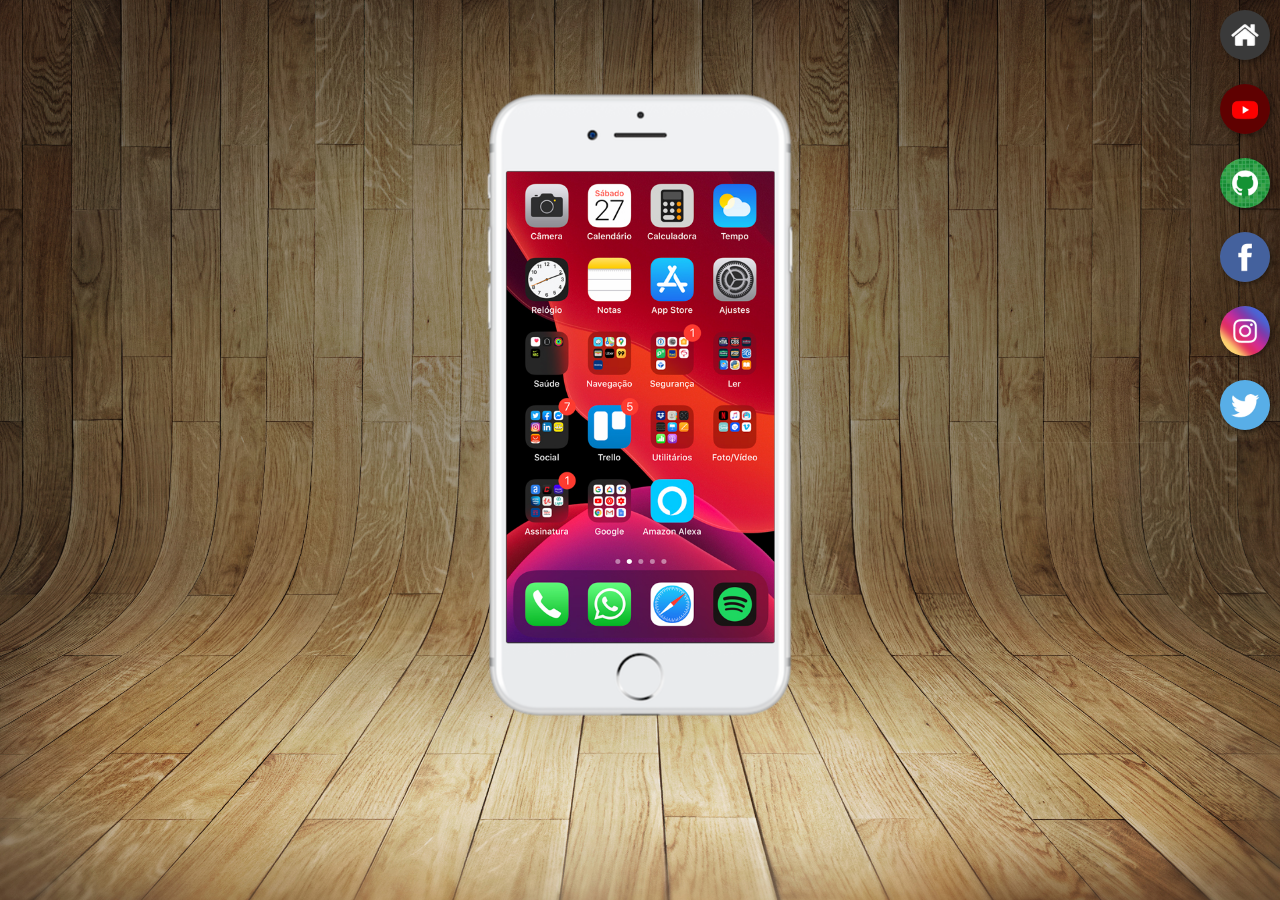
<file: index.html>
<!DOCTYPE html>
<html lang="pt-BR">
<head>
    <meta charset="UTF-8">
    <meta http-equiv="X-UA-Compatible" content="IE=edge">
    <meta name="viewport" content="width=device-width, initial-scale=1.0">
    <link rel="shortcut icon" href="favicon.ico" type="image/x-icon">
    <link rel="stylesheet" href="estilos/style.css">
    <title>Projetos Redes sociais</title>
    <style>
        img#bola{
            border-radius: 50%;
            
        }
    </style>
</head>
<body>
    <main>
        <section id="telefone">
            <iframe src="home.html" name="tela" id="tela" frameborder="0">Seu navegador não é compatível</iframe>
            
        </section>
        <section id="rede-social">
            <a href="#" target="tela"><img src="imagens/logo-home.jpg" alt="logo home"></a><br> <!--NO target COLOCAMOS O QUE ATRIBUÍMOS NO name DO iframe-->
            <a href="#" target="tela"><img src="imagens/logo-youtube.jpg" alt="YouTube"></a><br> 
            <a href="#" target="tela"><img src="imagens/logo-github.jpg" alt="GitHub"></a><br> 
            <a href="#" target="tela"><img src="imagens/logo-facebook.jpg" alt="Facebook"></a><br> 
            <a href="#" target="tela"><img src="imagens/logo-instagram.jpg" alt="Instagram"></a><br> 
            <a href="#" target="tela"><img src="imagens/logo-twitter.jpg" alt="Twitter"></a> 
        </section>
    </main>
</body>
</html>
</file>
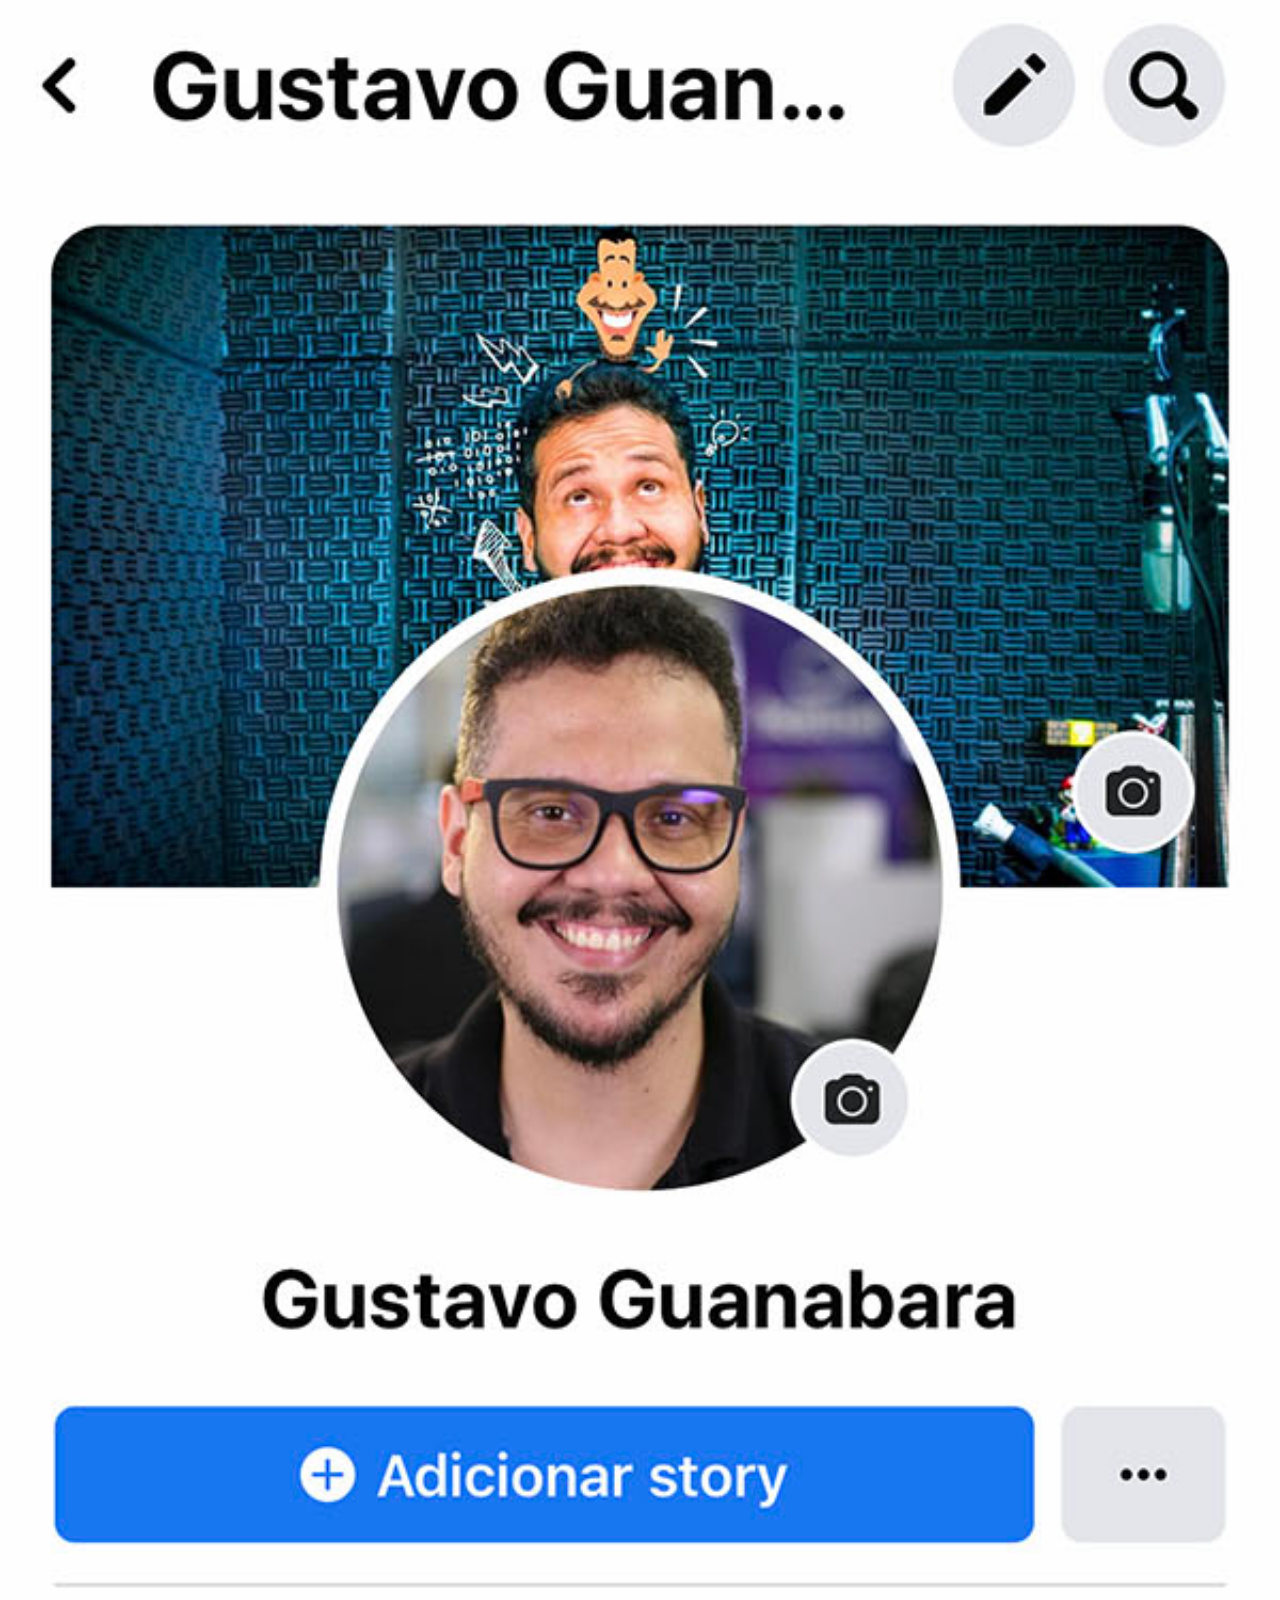
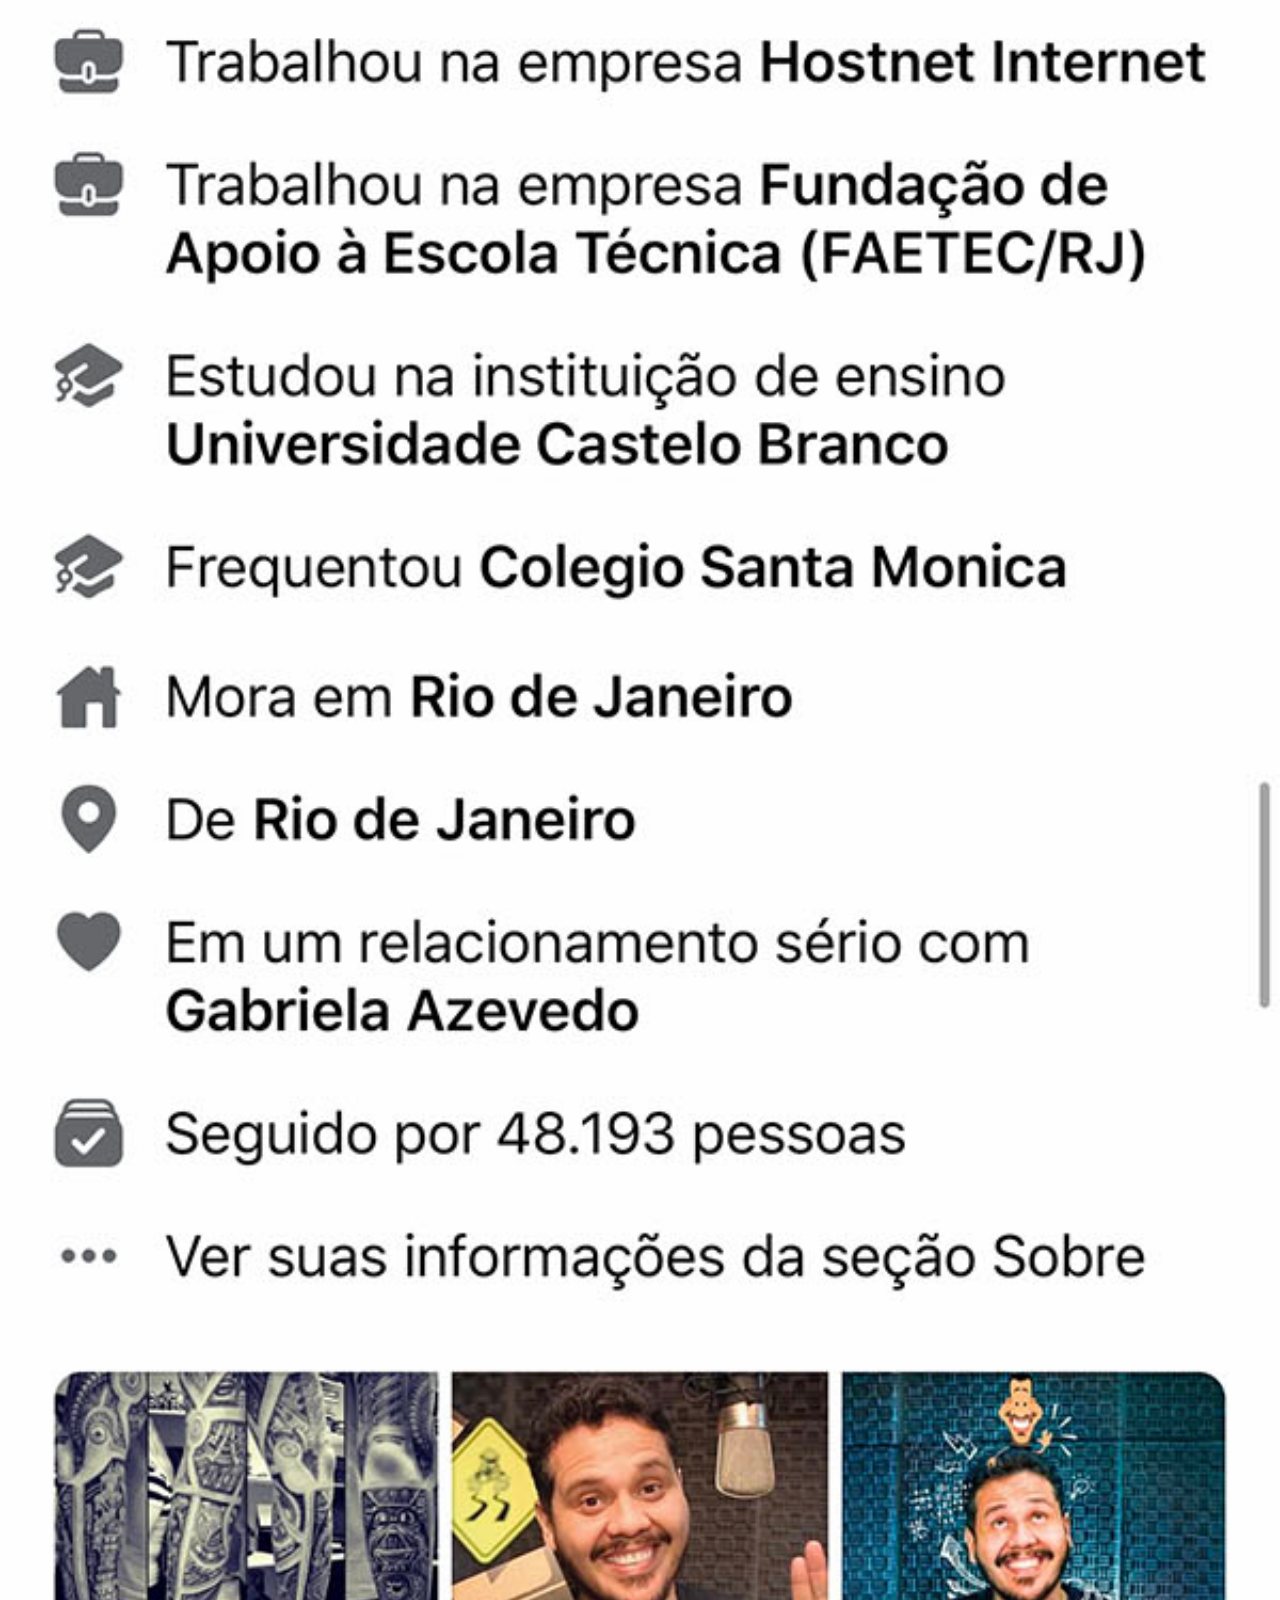
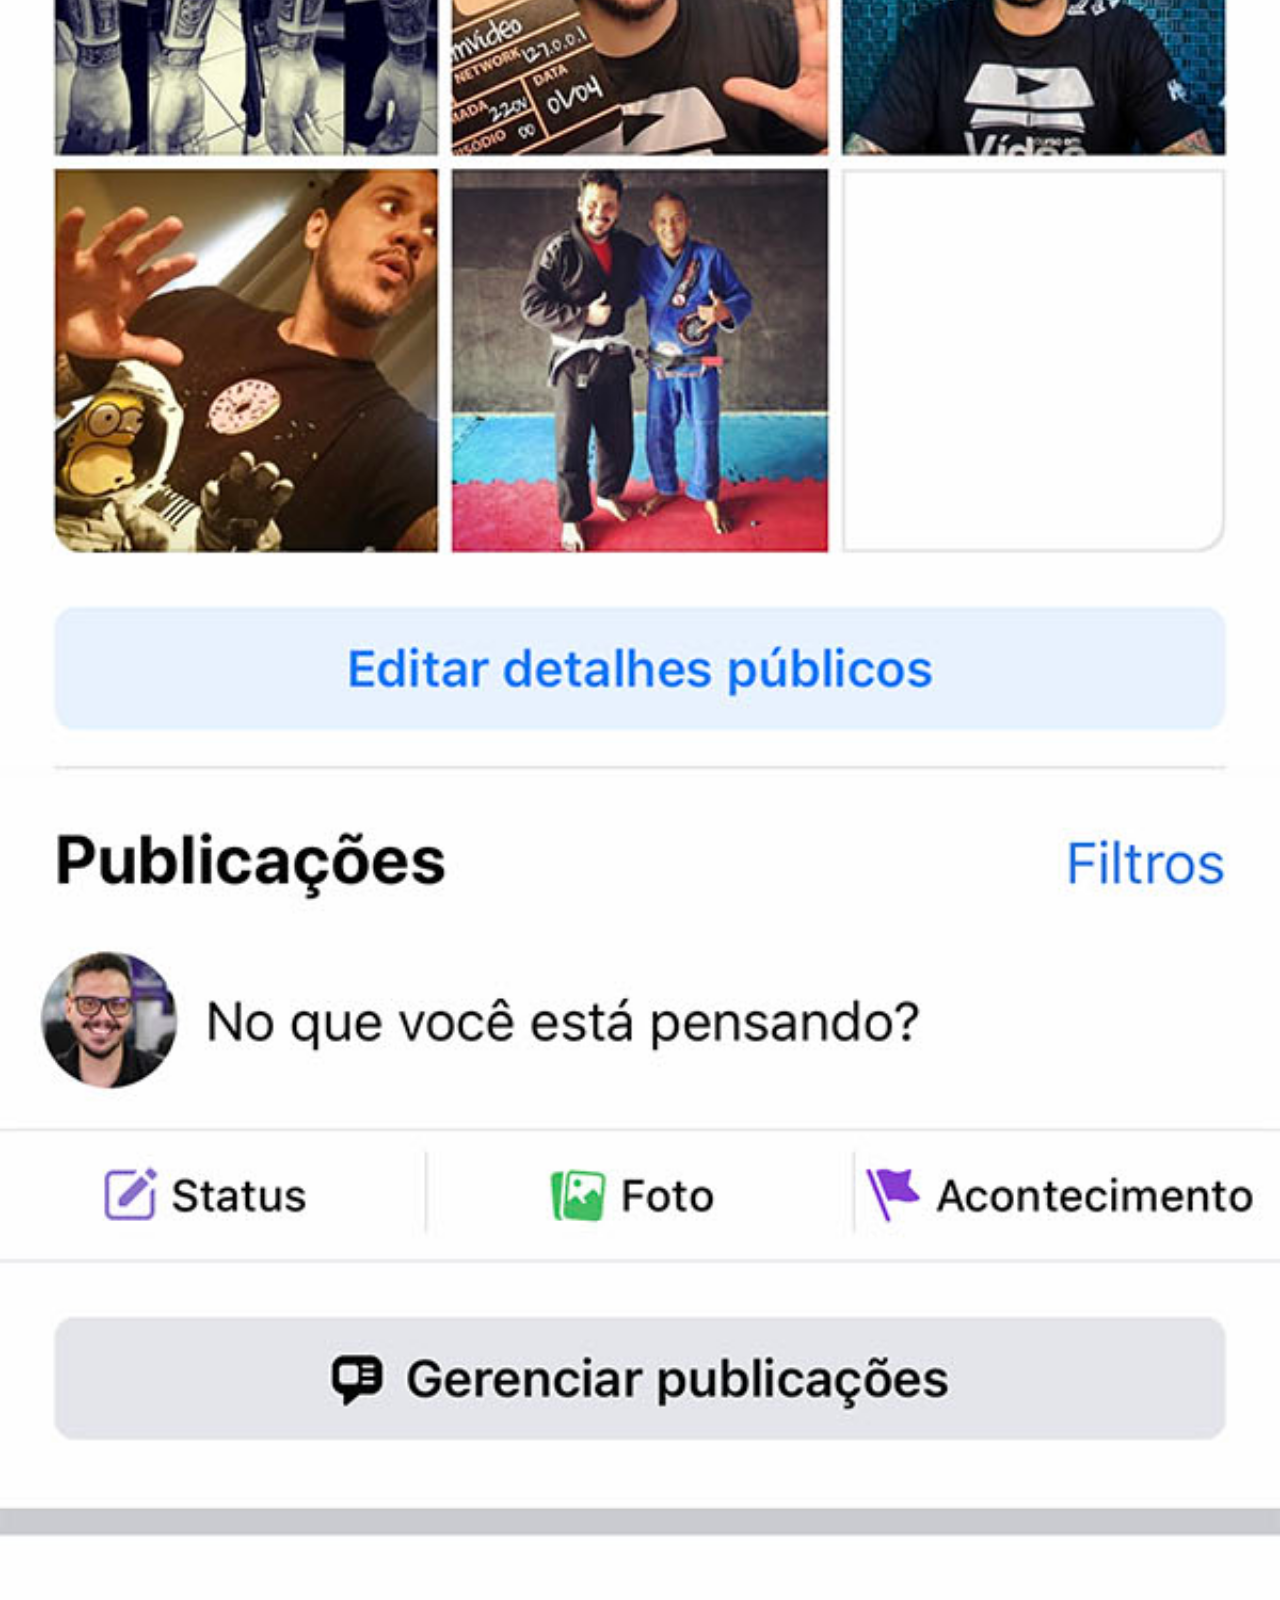
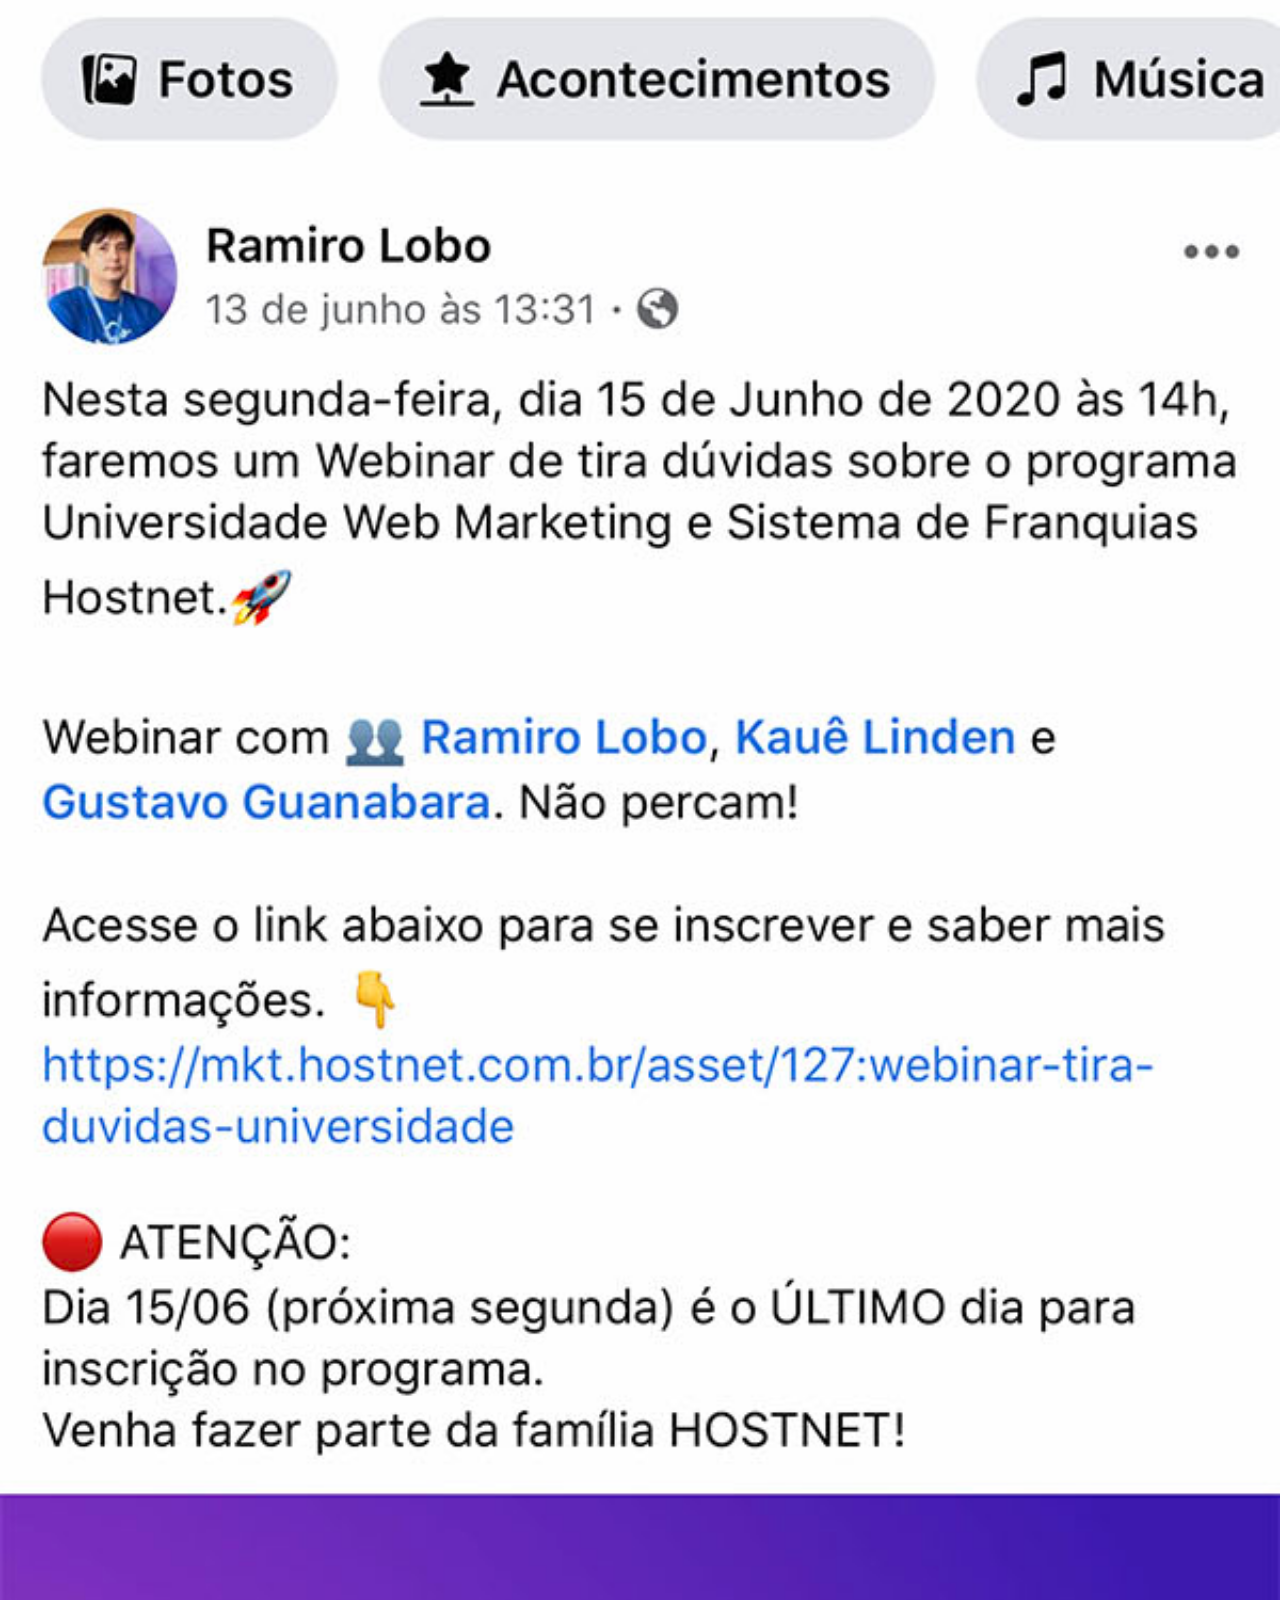
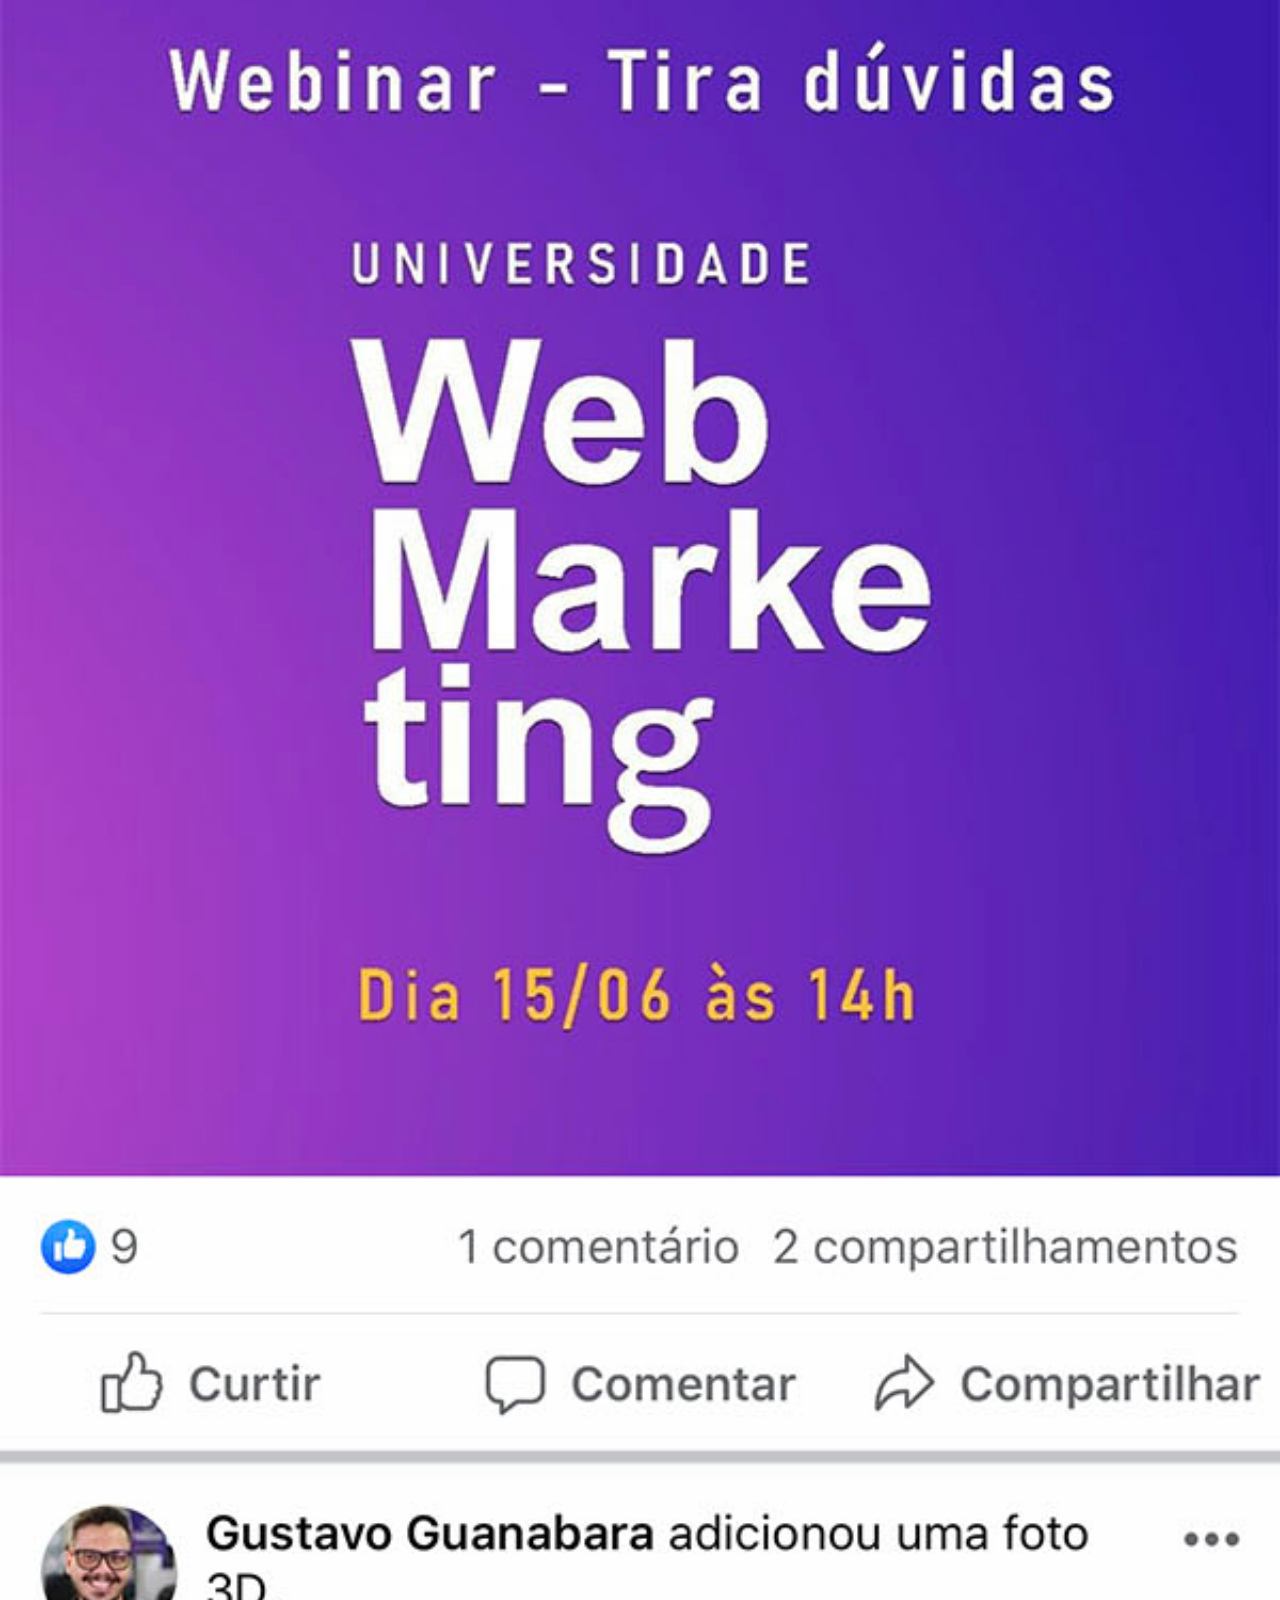
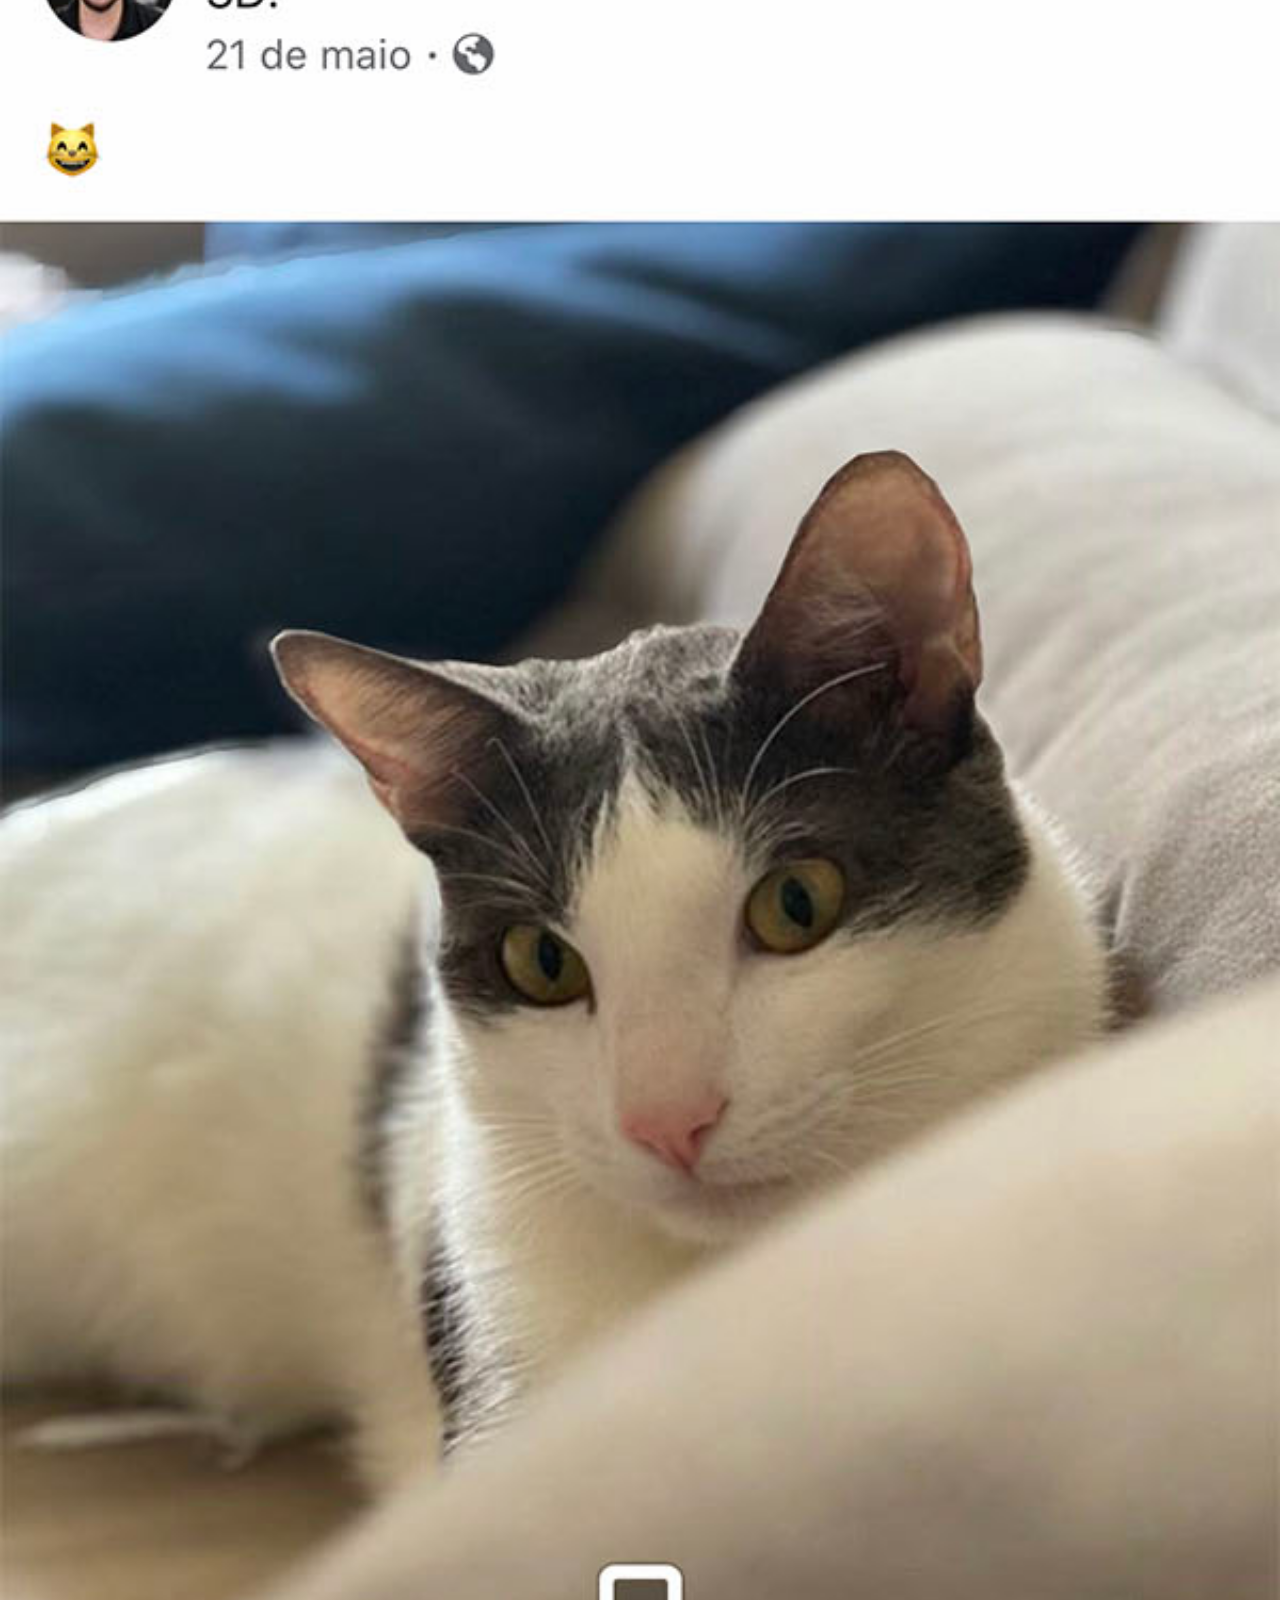
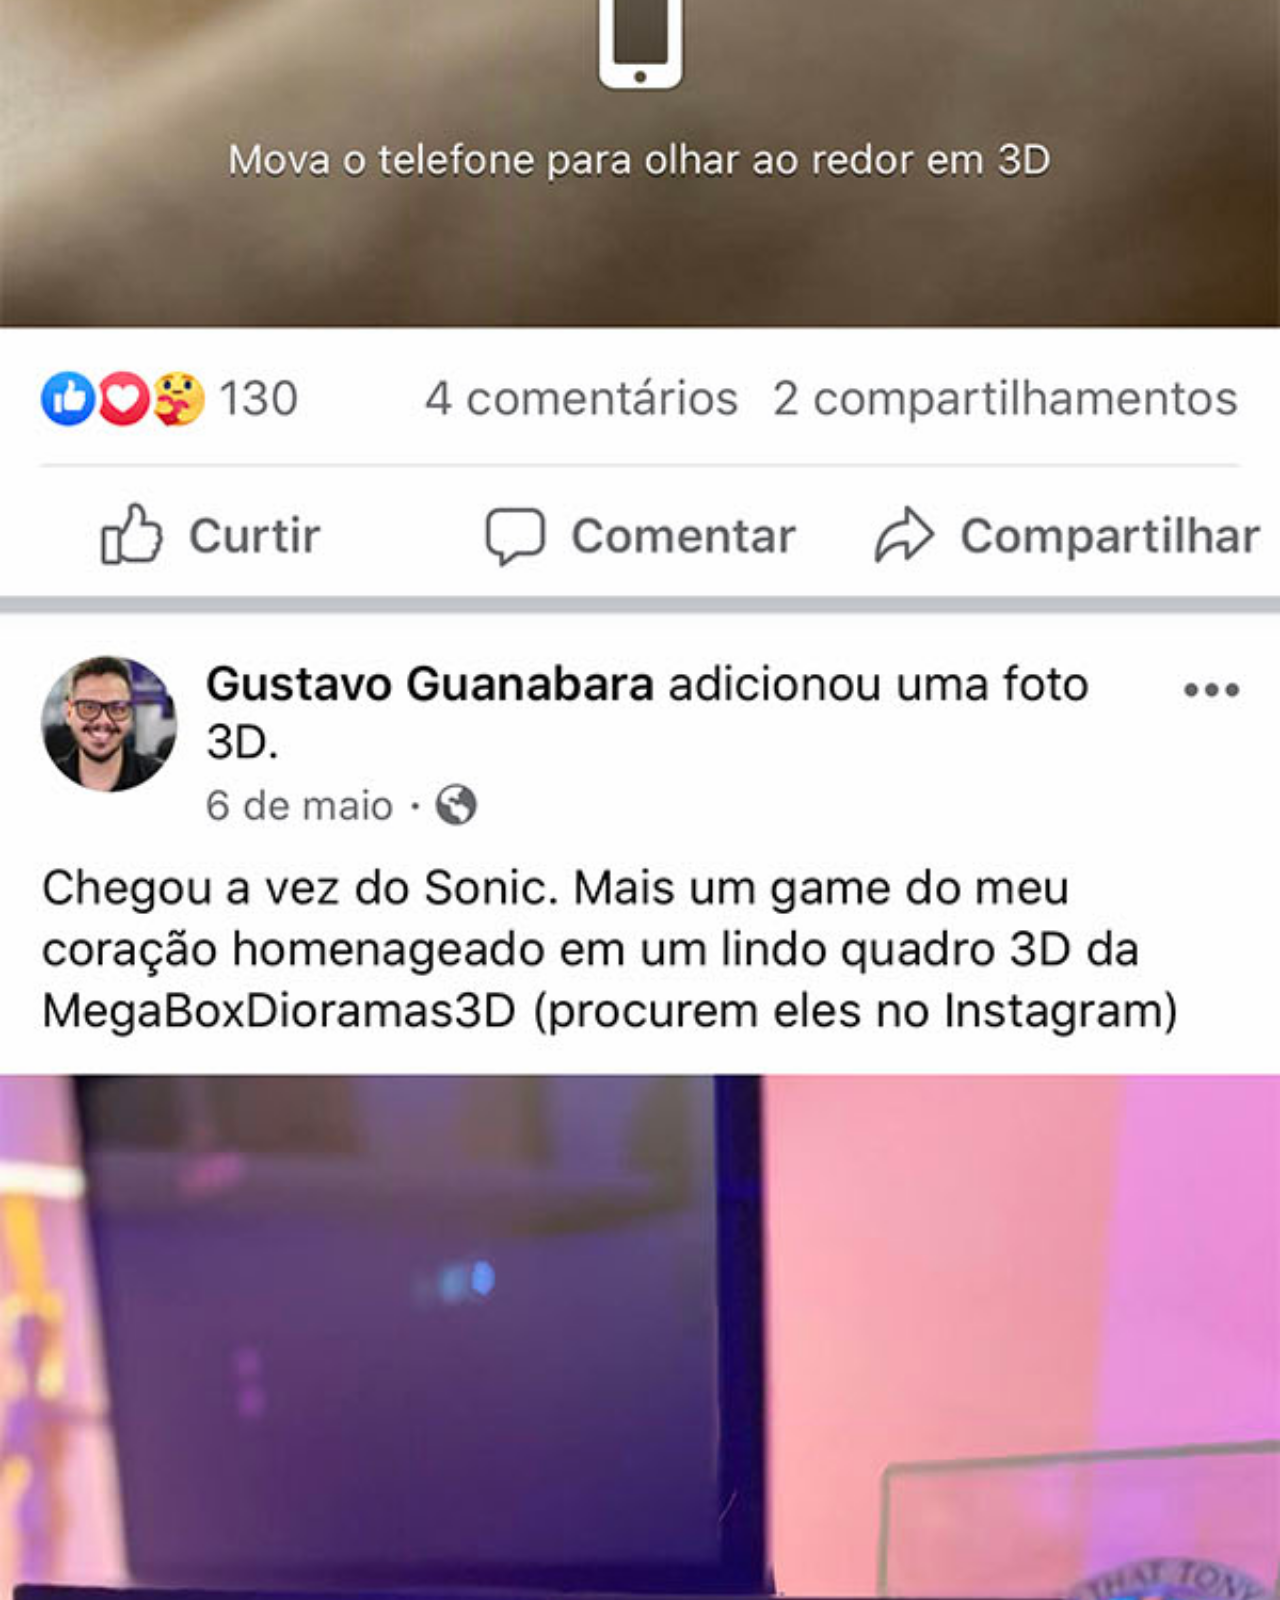
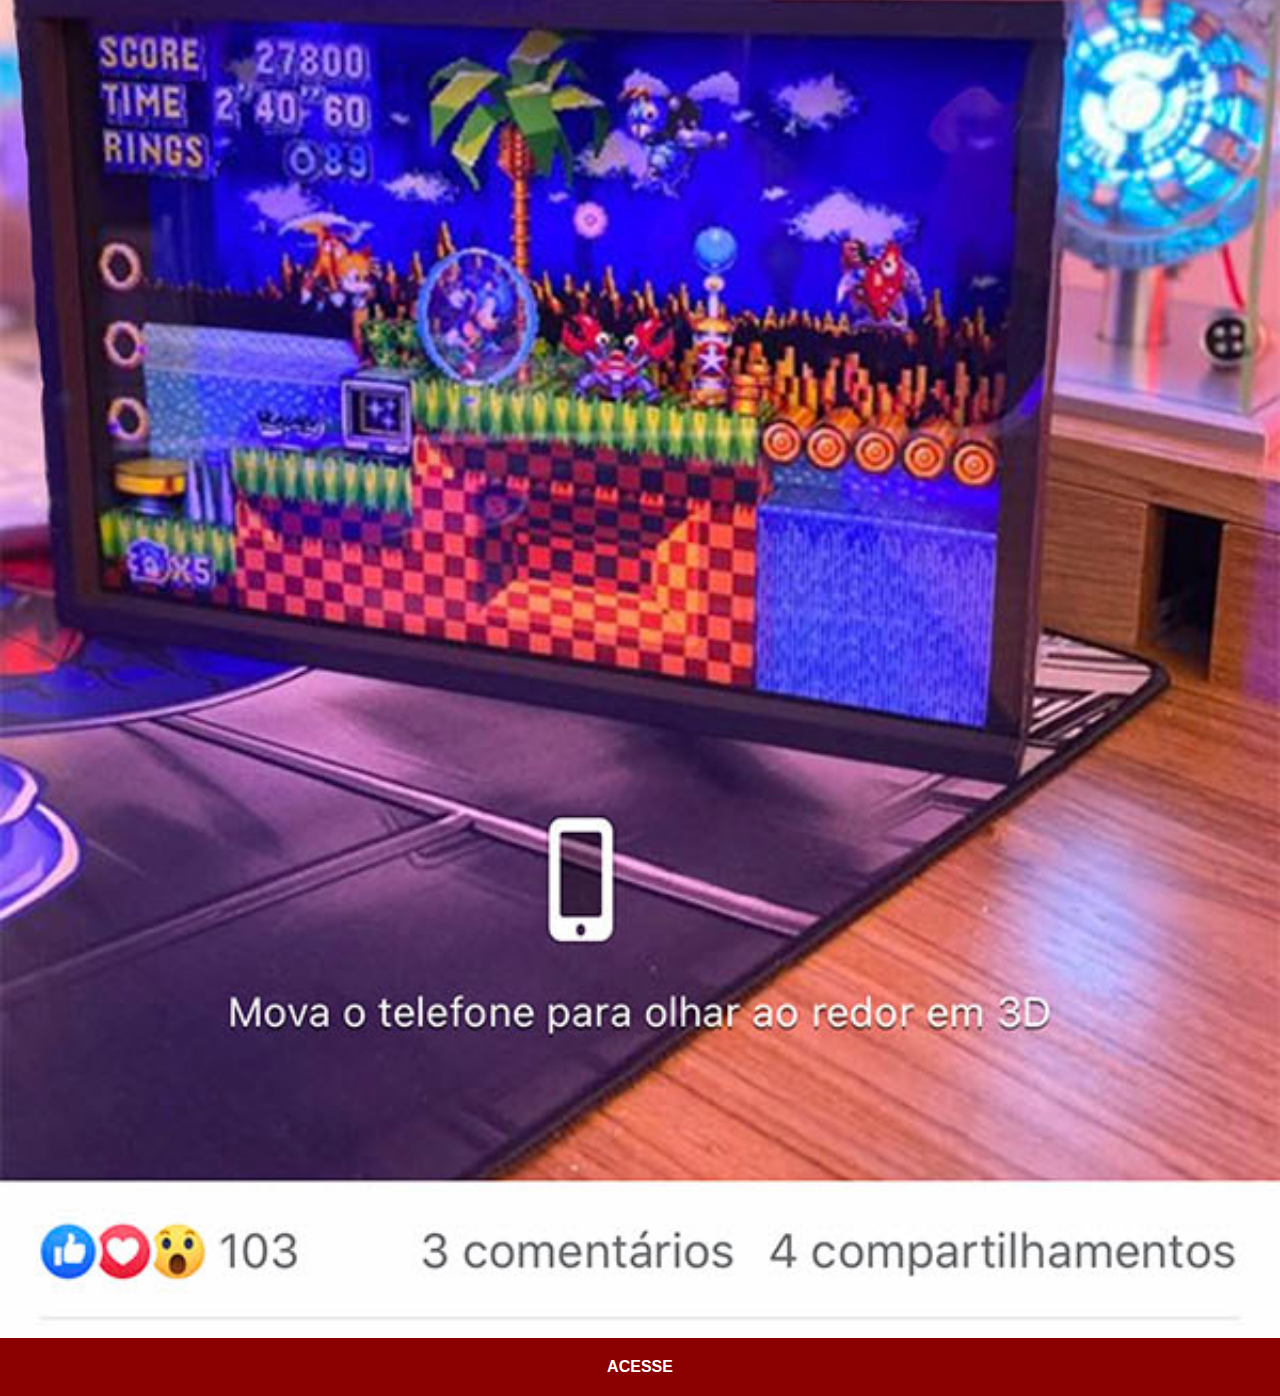
<file: facebook.html>
<!DOCTYPE html>
<html lang="pt-BR">
<head>
    <meta charset="UTF-8">
    <meta http-equiv="X-UA-Compatible" content="IE=edge">
    <meta name="viewport" content="width=device-width, initial-scale=1.0">
    <link rel="stylesheet" href="estilos/social.css">
    <title>Facebook</title>
</head>
<body>
    <img src="imagens/tela-facebook.jpg" alt="Facebook">
    <a href="https://www.facebook.com/leonardo.barbosa.520562" target="_blank">ACESSE</a>
    
</body>
</html>
</file>
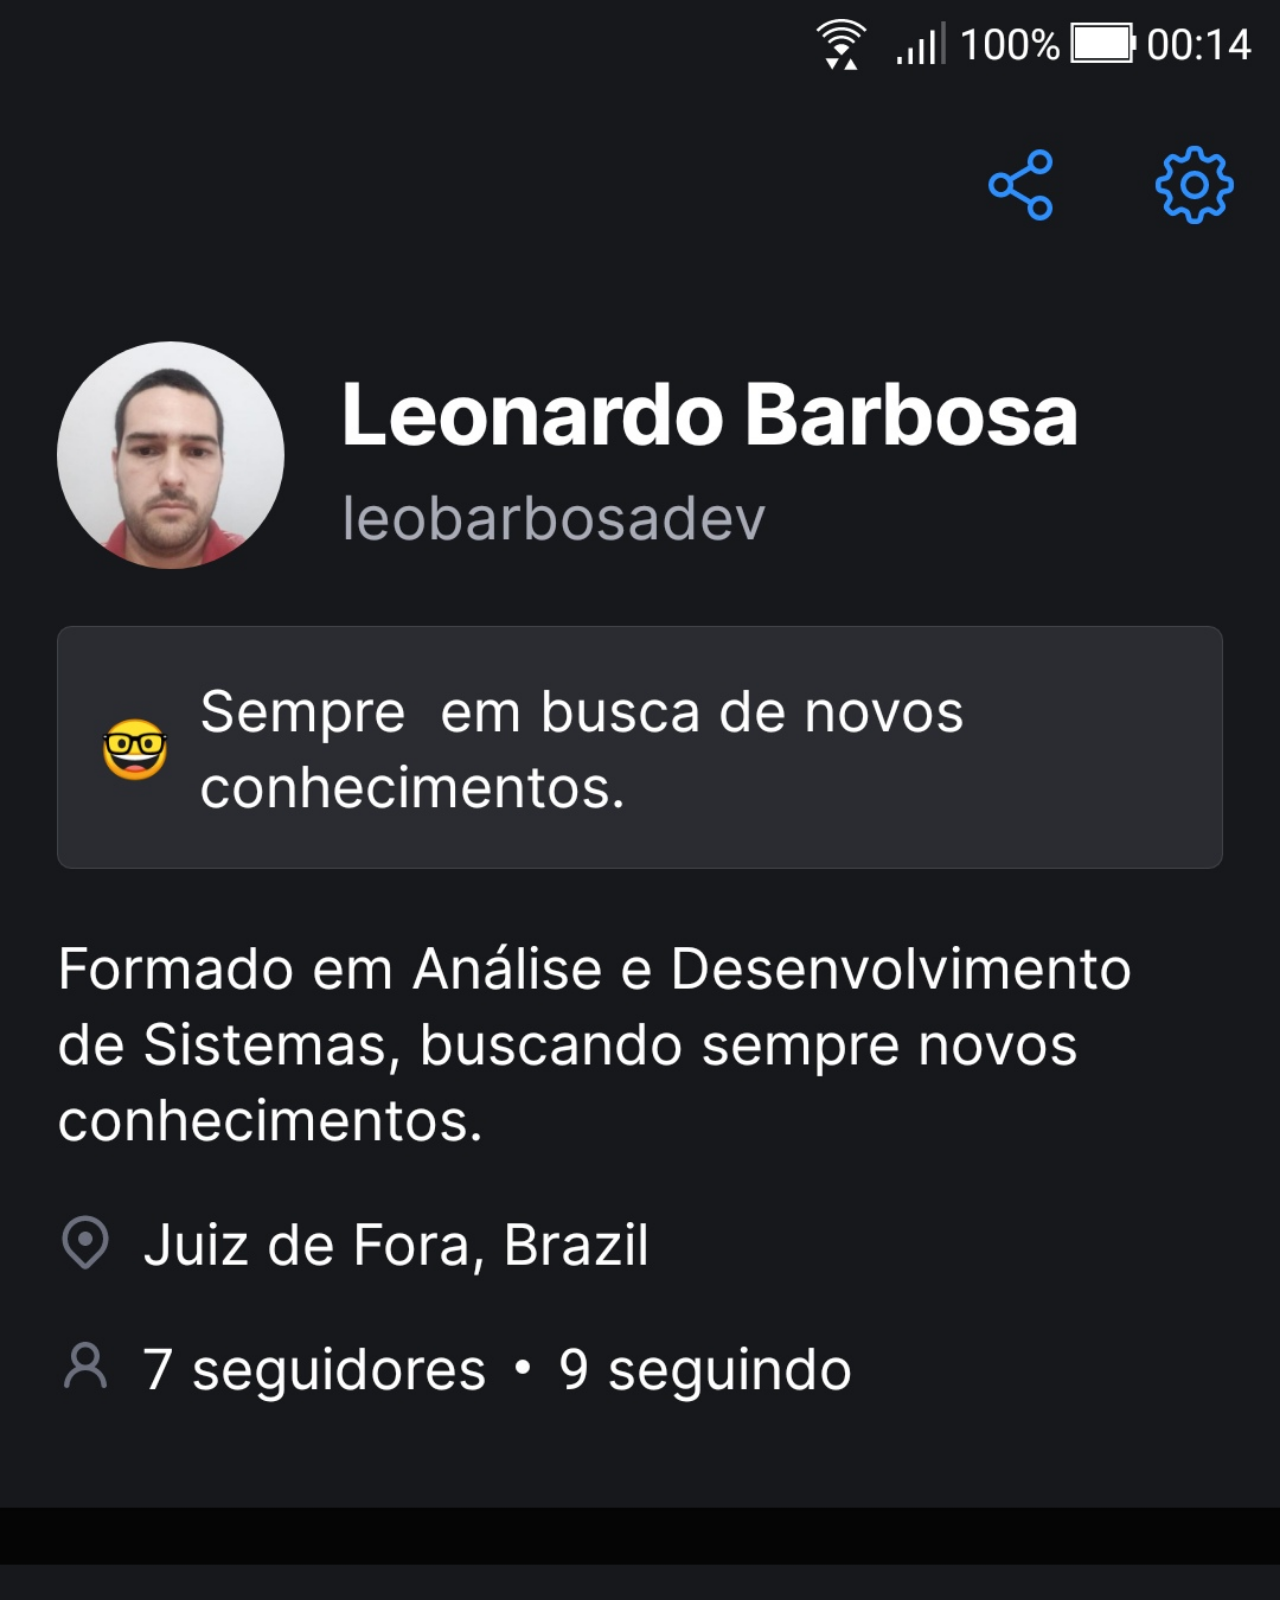
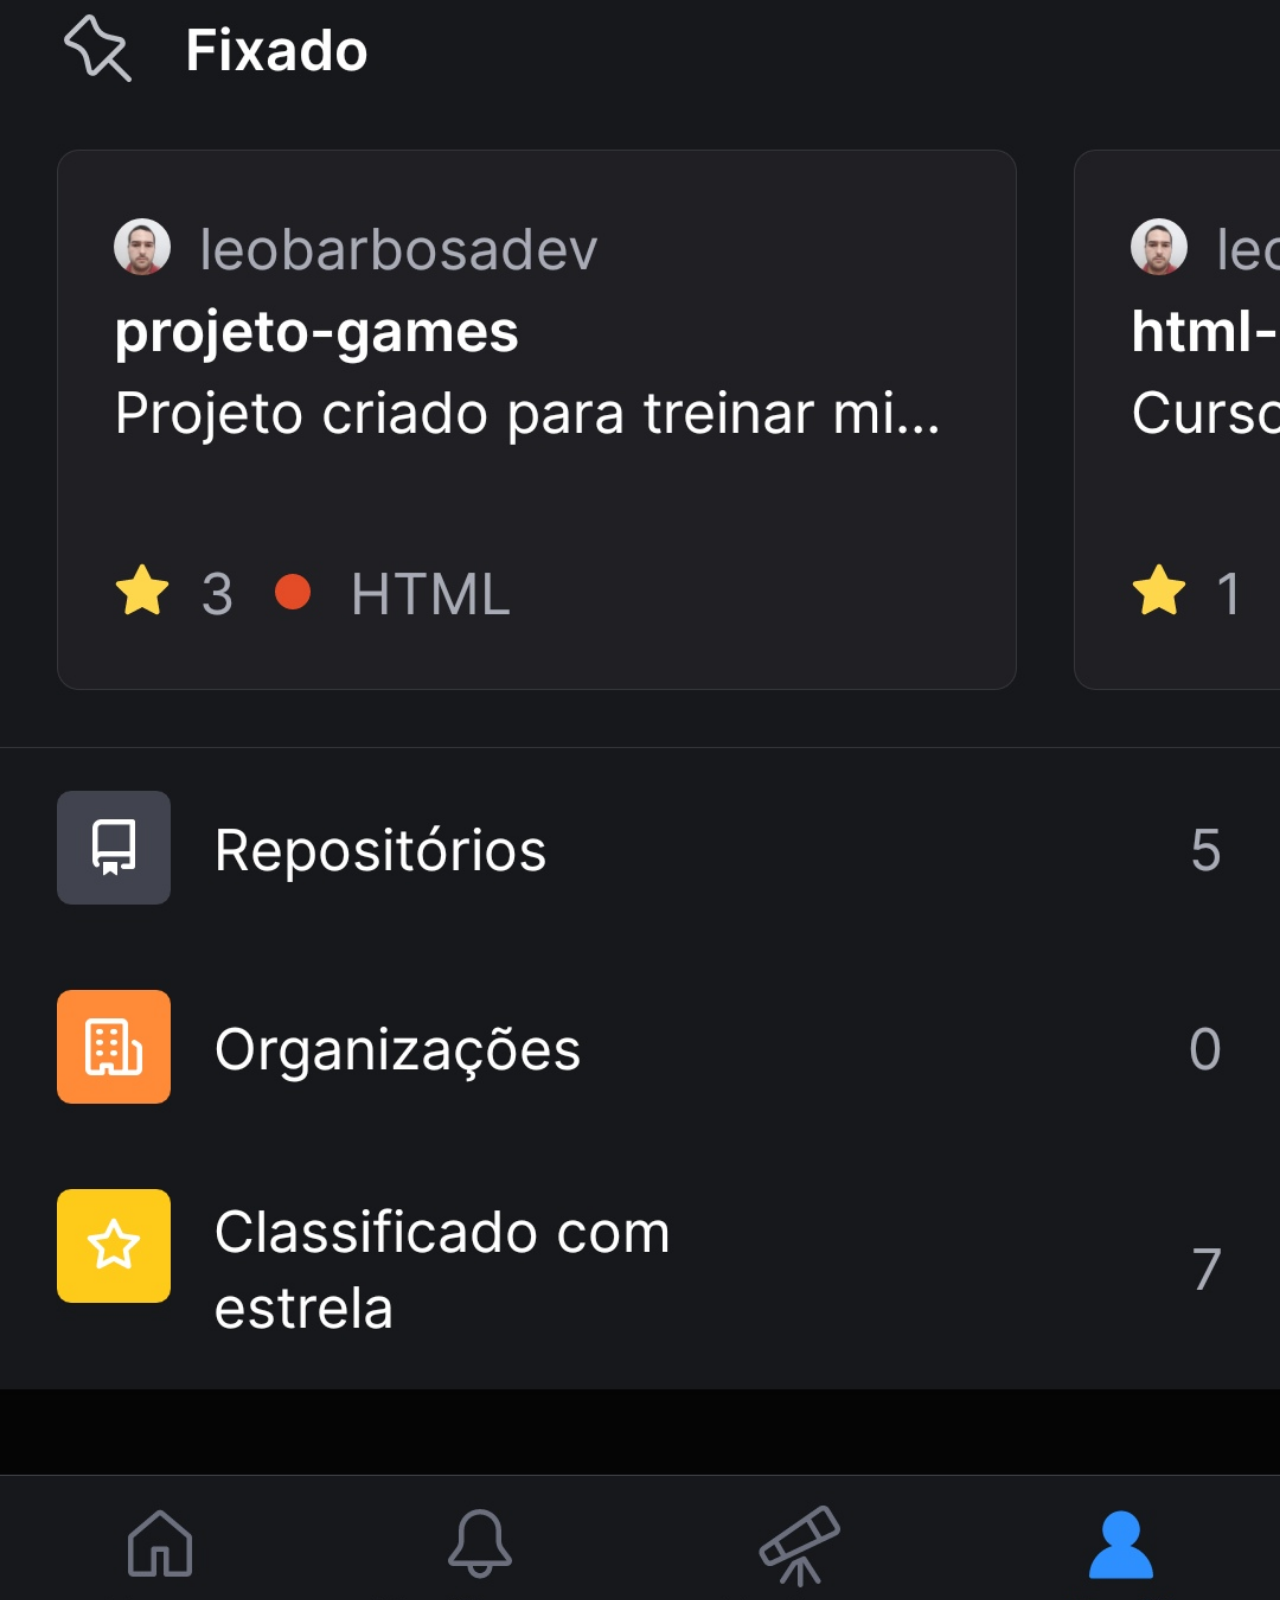
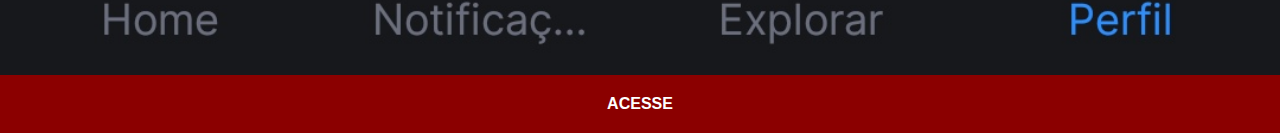
<file: github.html>
<!DOCTYPE html>
<html lang="pt-BR">
<head>
    <meta charset="UTF-8">
    <meta http-equiv="X-UA-Compatible" content="IE=edge">
    <meta name="viewport" content="width=device-width, initial-scale=1.0">
    <link rel="stylesheet" href="estilos/social.css">
    <title>GitHub</title>
</head>
<body>
    <img src="imagens/tela-github.jpg" alt="GitHub">
    <a href="https://github.com/gustavoguanabara" target="_blank">ACESSE</a>
</body>
</html>
</file>
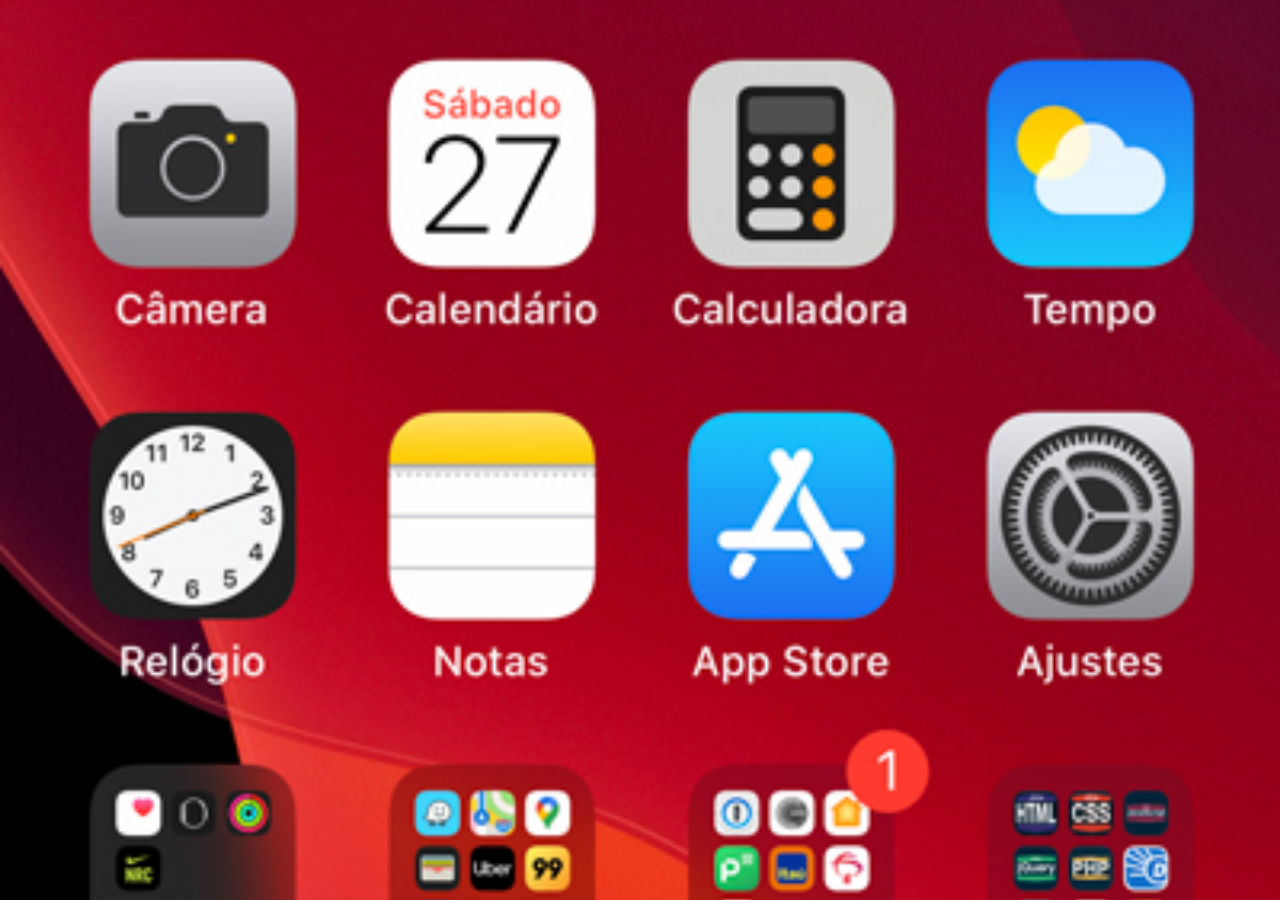
<file: home.html>
<!DOCTYPE html>
<html lang="pt-BR">
<head>
    <meta charset="UTF-8">
    <meta http-equiv="X-UA-Compatible" content="IE=edge">
    <meta name="viewport" content="width=device-width, initial-scale=1.0">
    <title>Home</title>
</head>
<style>
    *{
        margin: 0px;
        padding: 0px;
    }
    body{
        width: 100vw;
        height: 100vh;
        background: black url('imagens/tela-home.jpg') no-repeat top center;
        background-size: cover;
    }
</style>
<body>
    
</body>
</html>
</file>
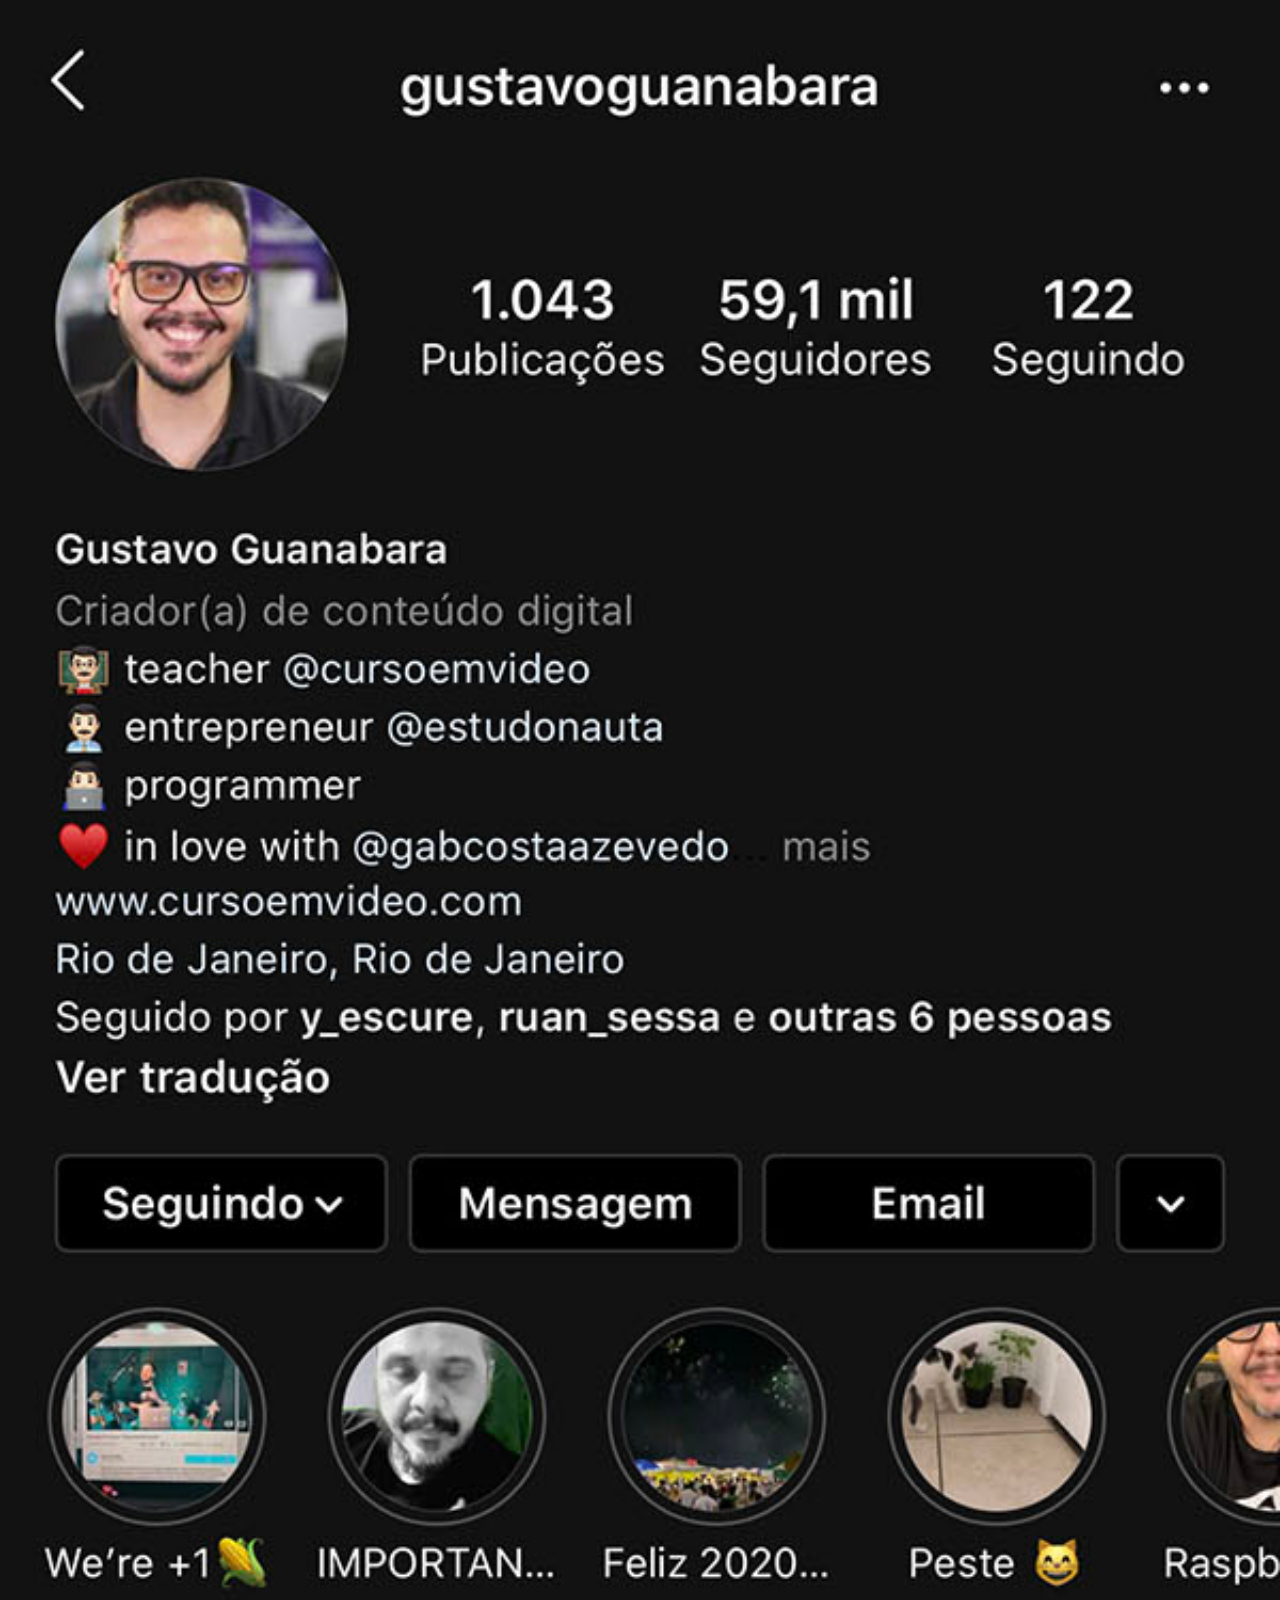
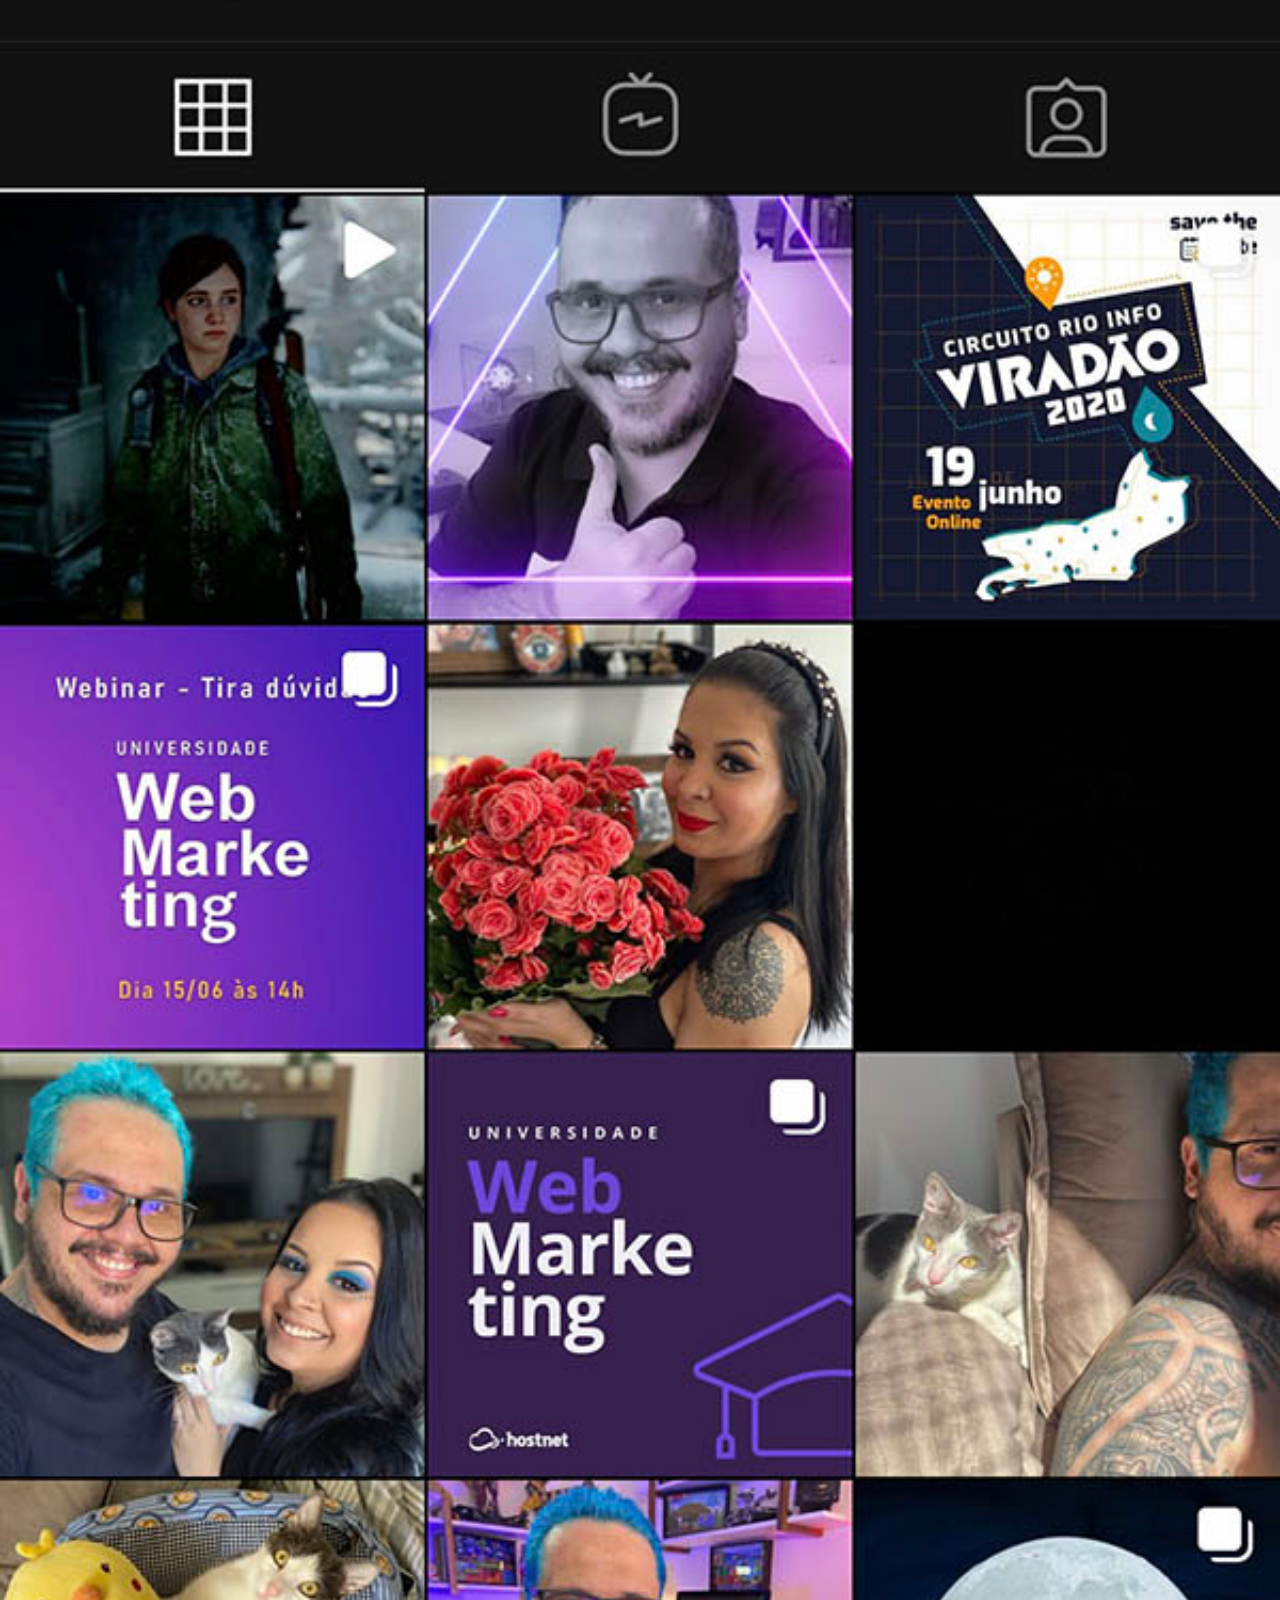
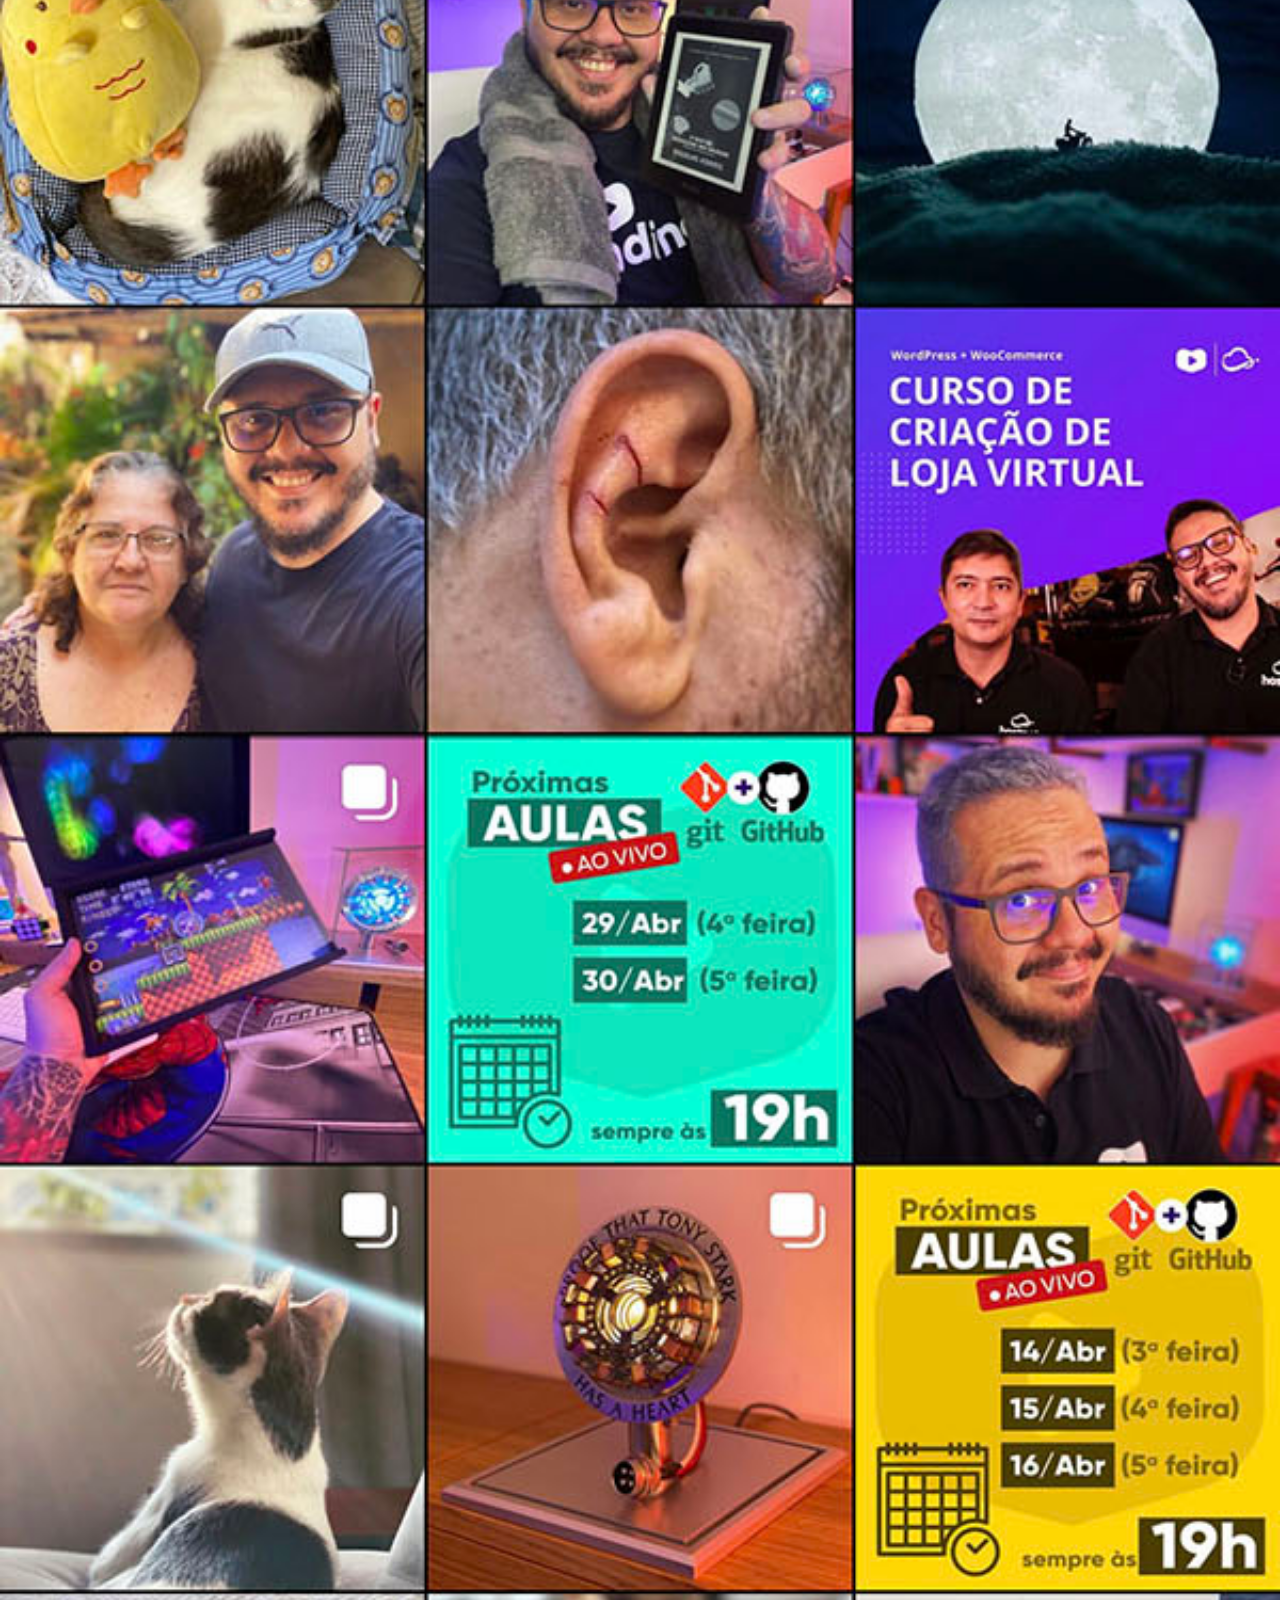
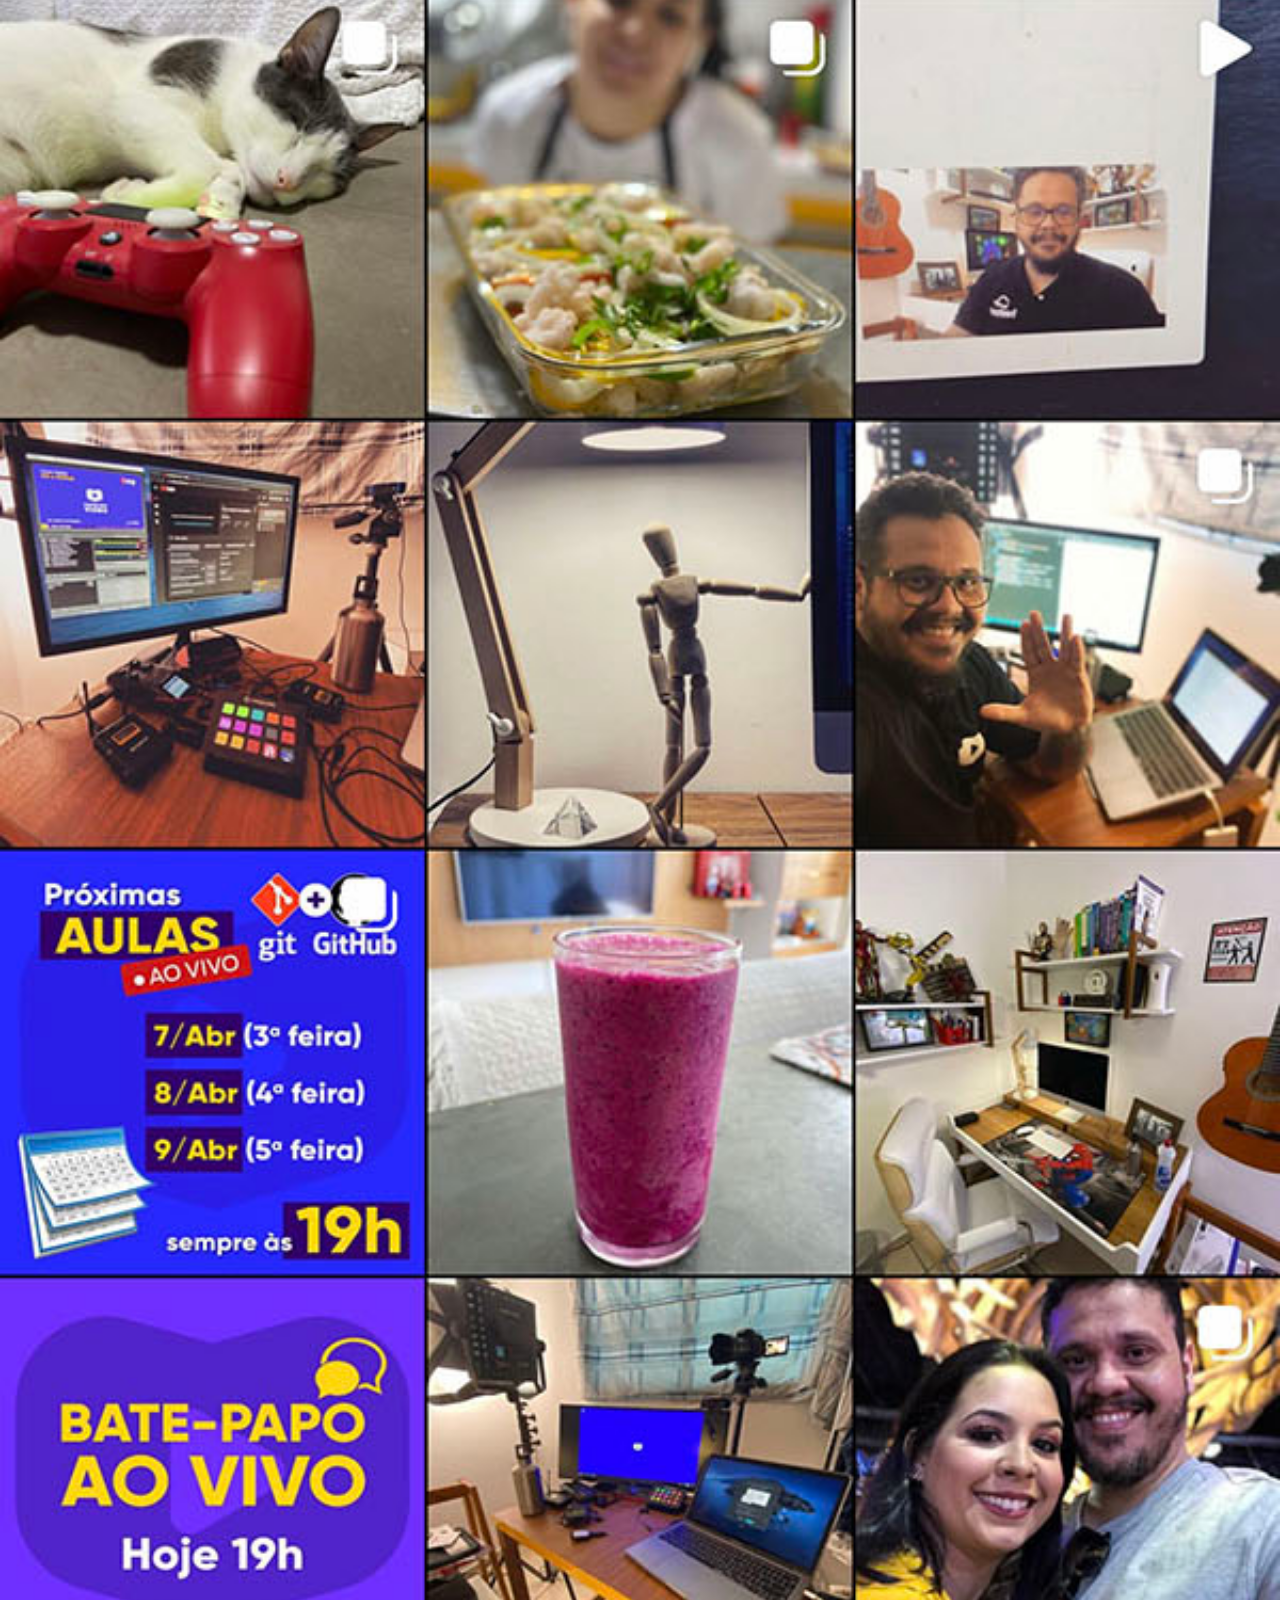
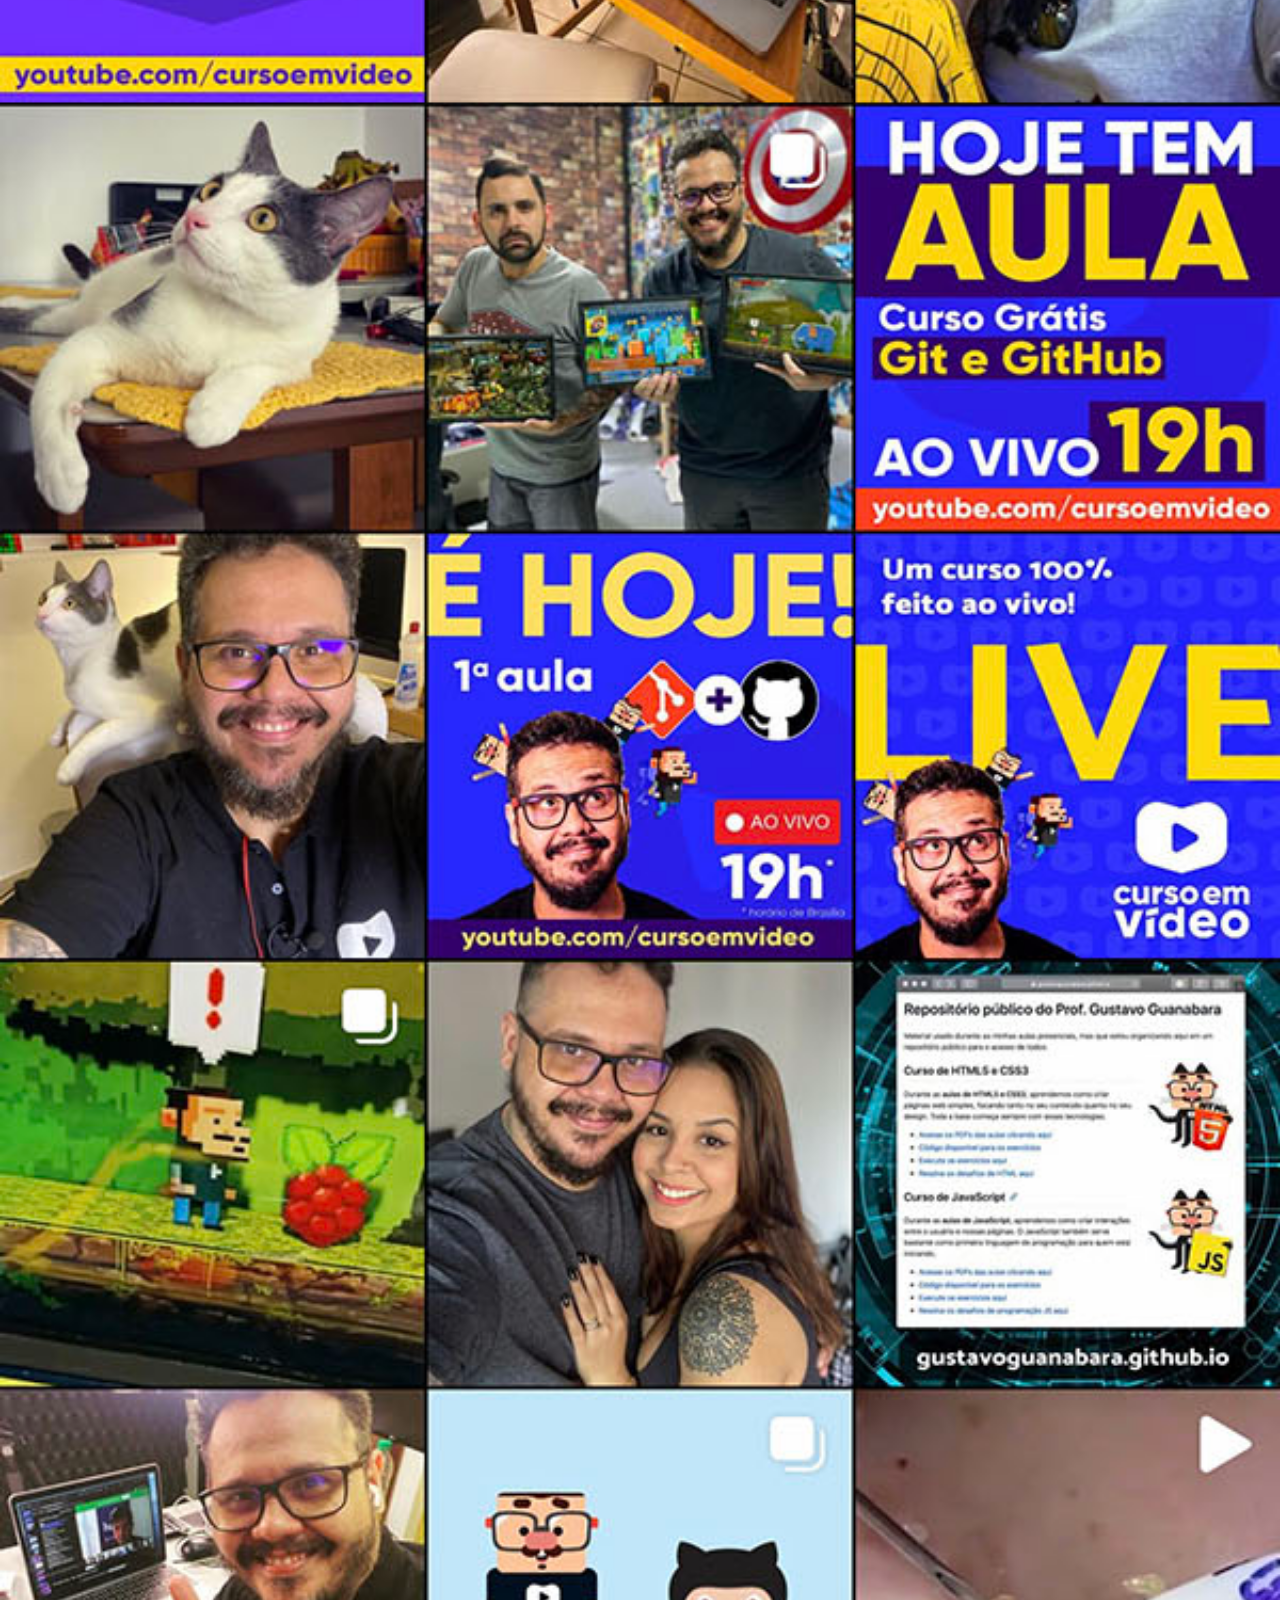
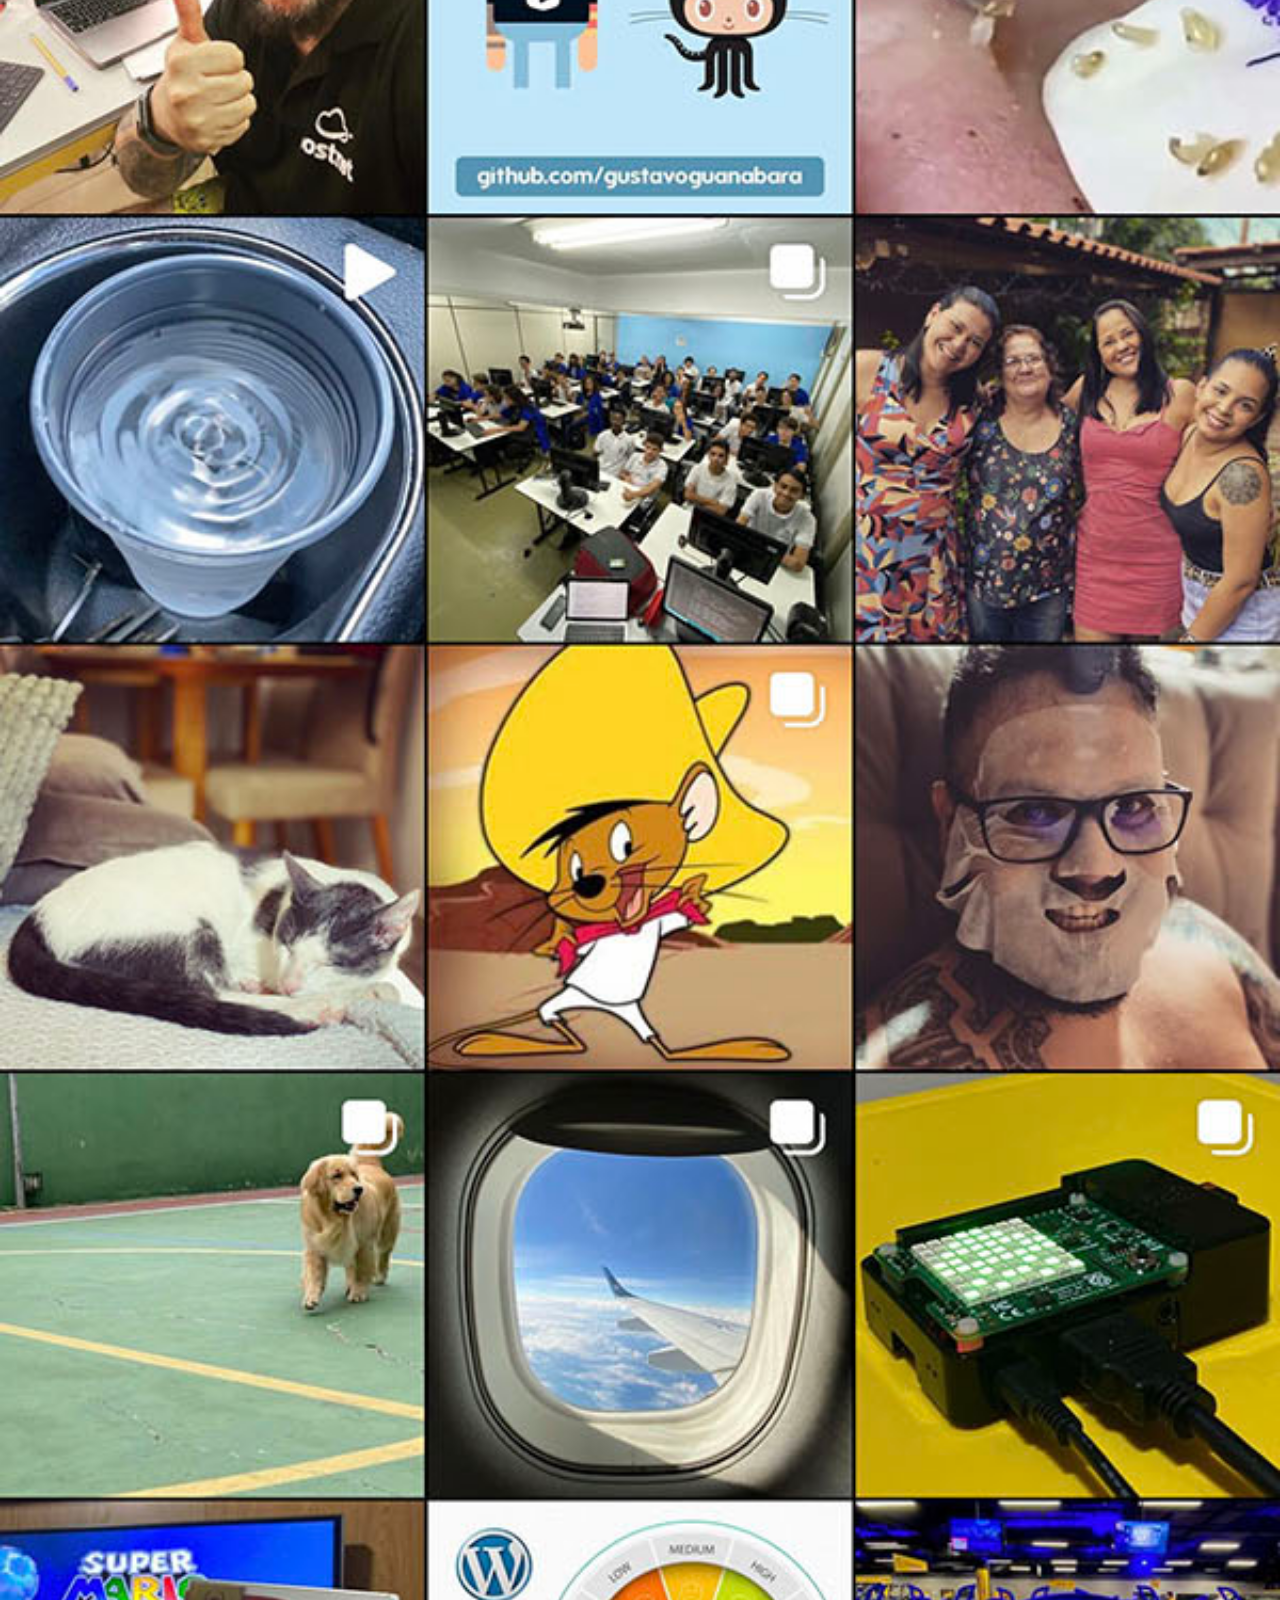
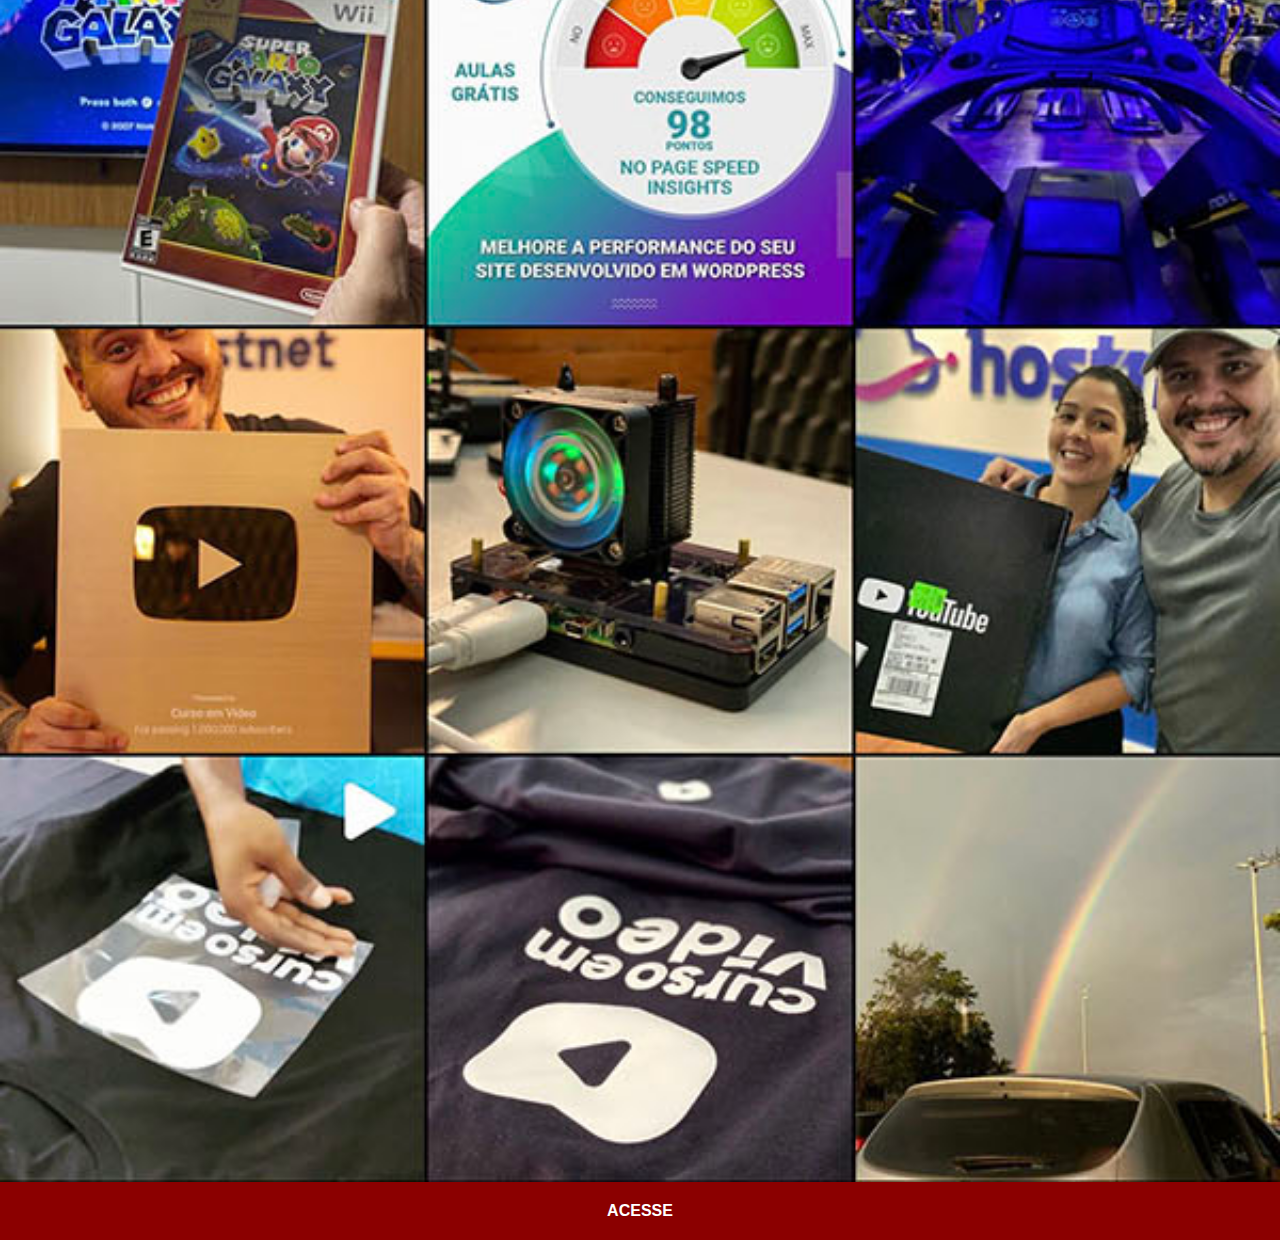
<file: instagram.html>
<!DOCTYPE html>
<html lang="pt-BR">
<head>
    <meta charset="UTF-8">
    <meta http-equiv="X-UA-Compatible" content="IE=edge">
    <meta name="viewport" content="width=device-width, initial-scale=1.0">
    <link rel="stylesheet" href="estilos/social.css">
    <title>Instagram</title>
</head>
<body>
    <img src="imagens/tela-instagram.jpg" alt="Instagram">
    <a href="https://www.instagram.com/gustavoguanabara/" target="_blank">ACESSE</a>
    
</body>
</html>
</file>
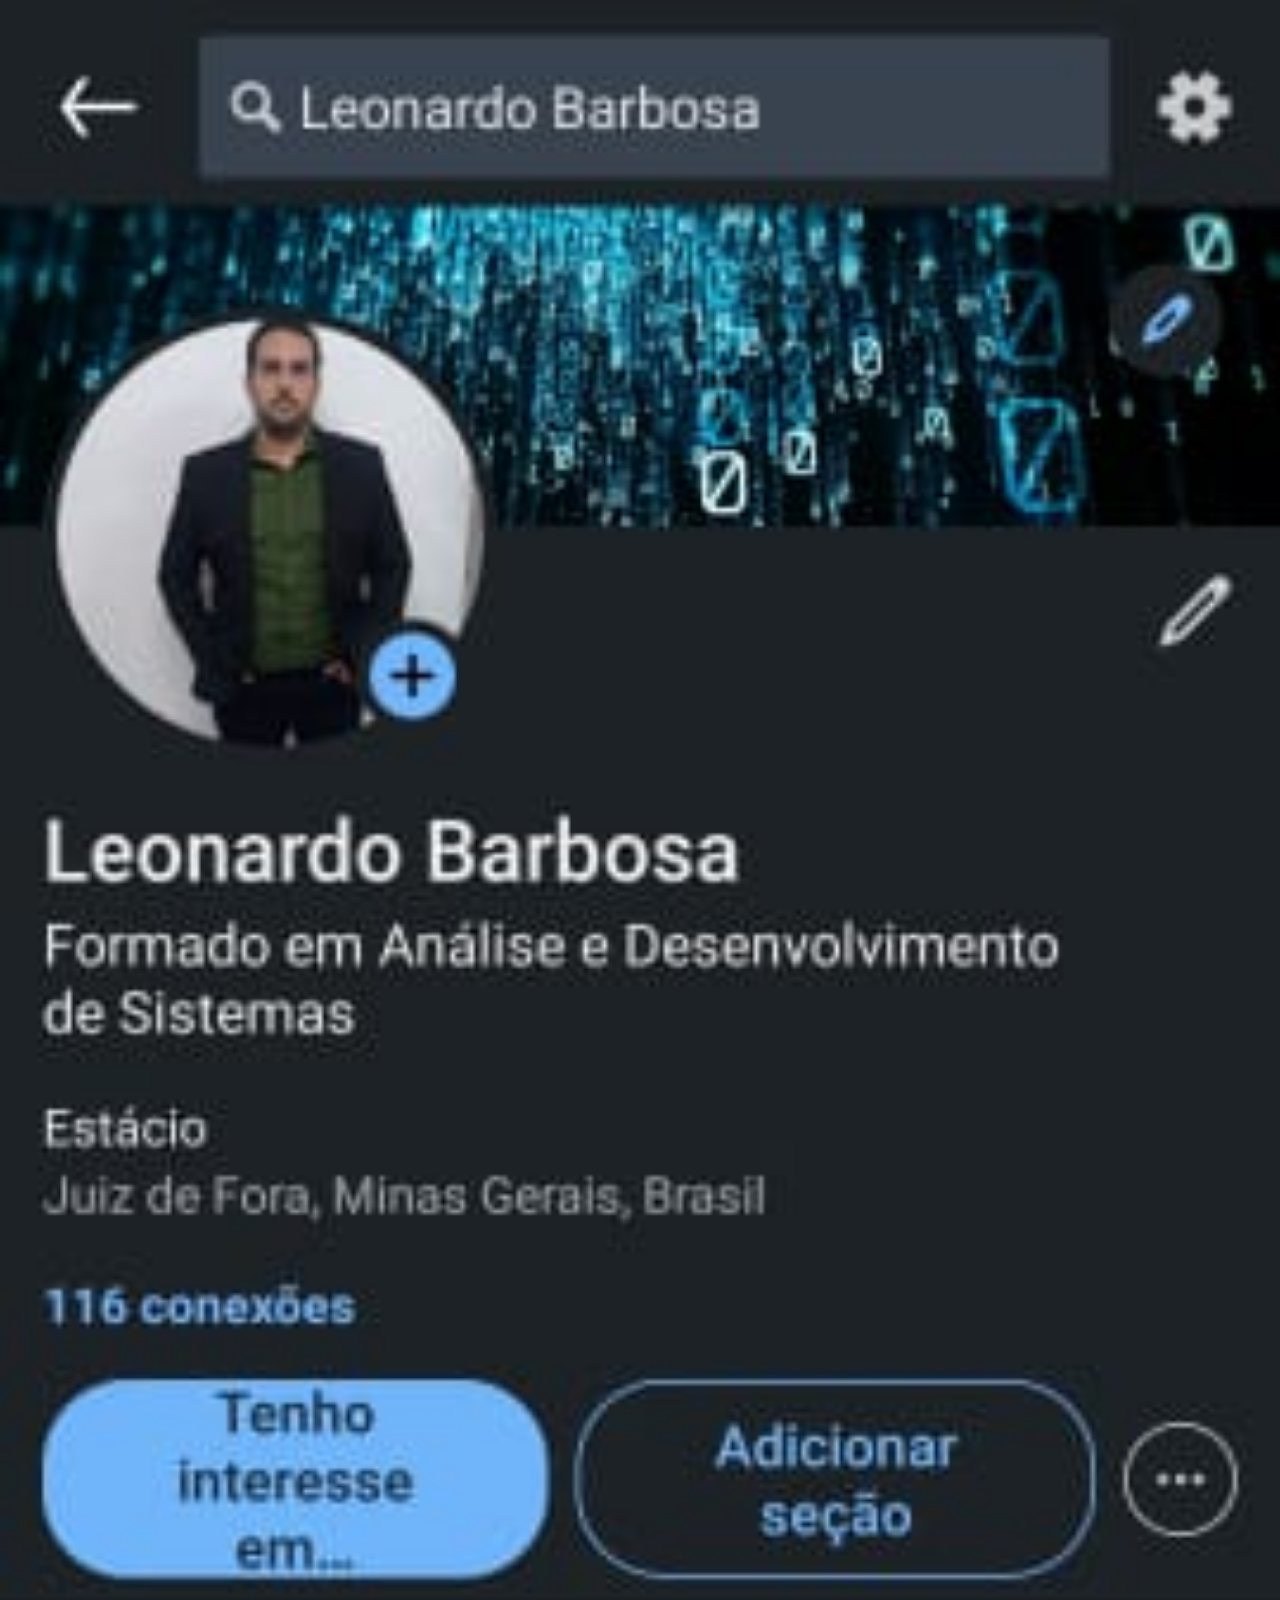
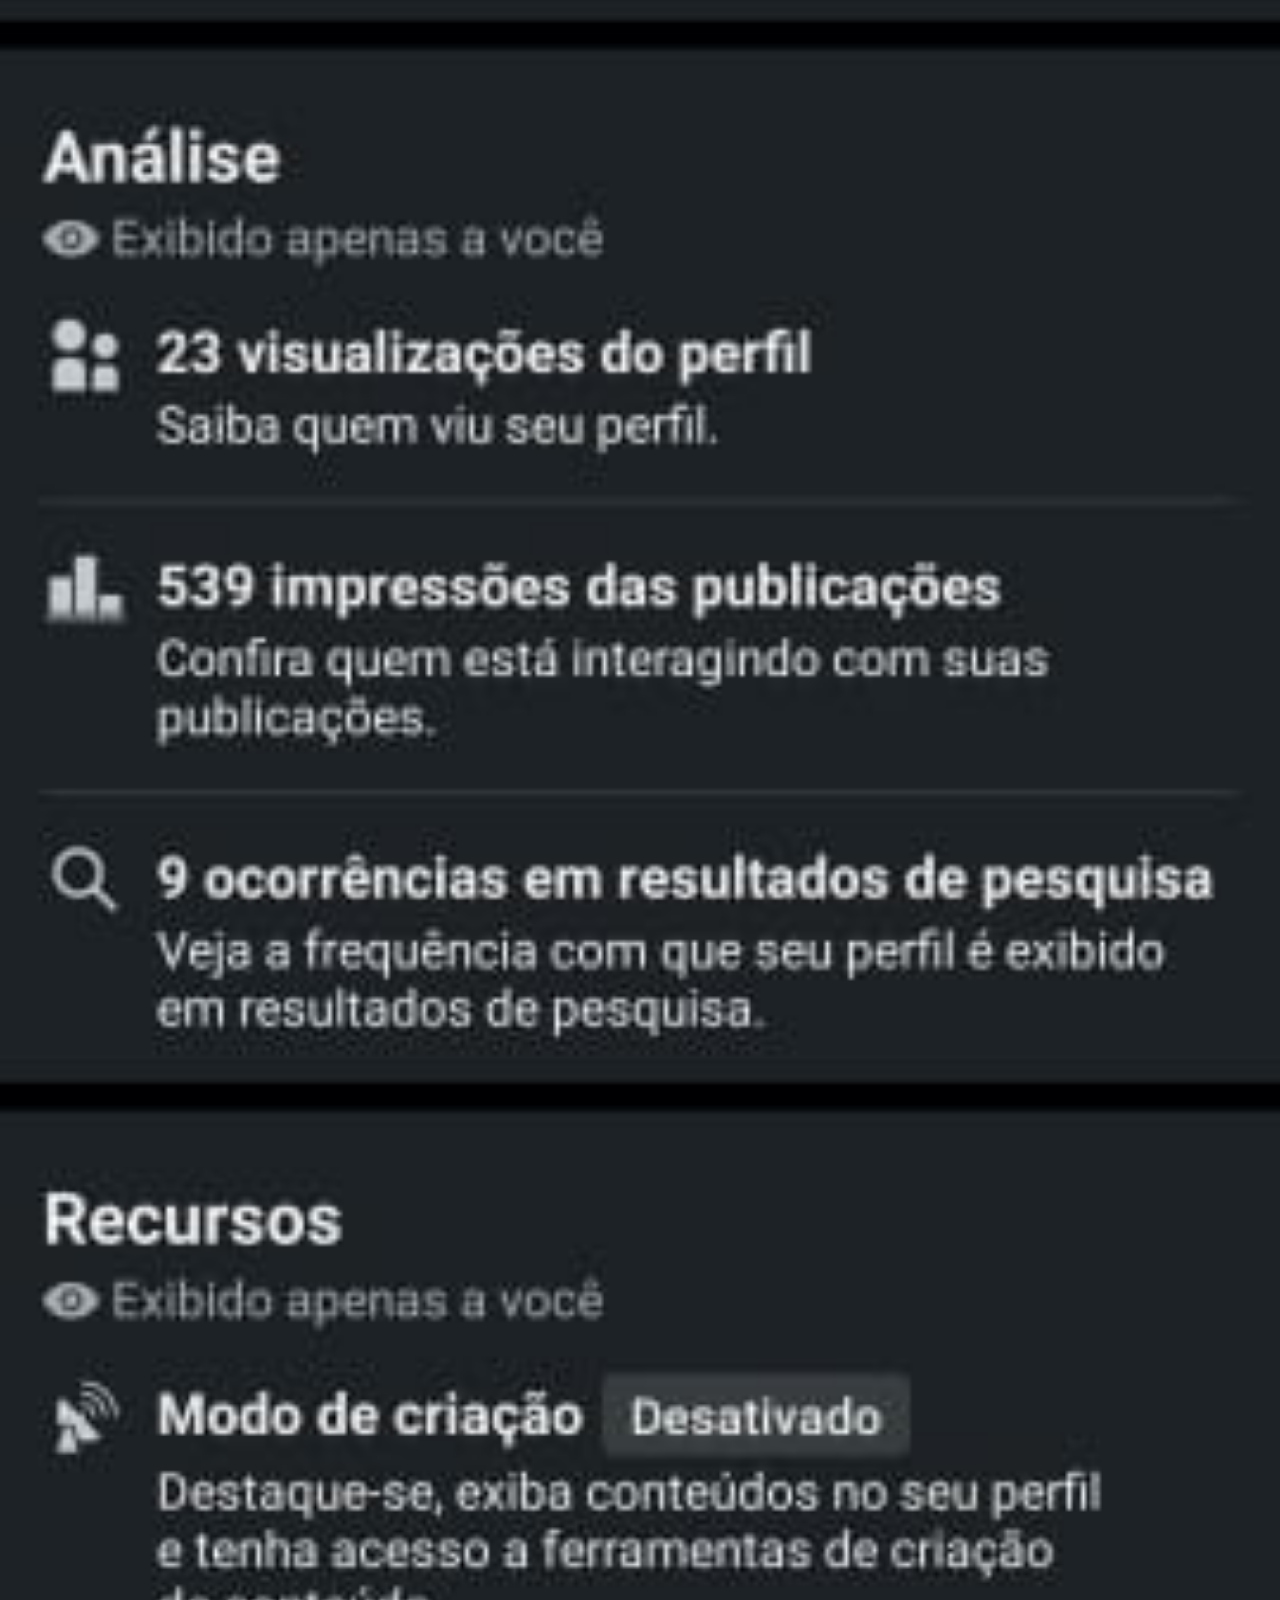
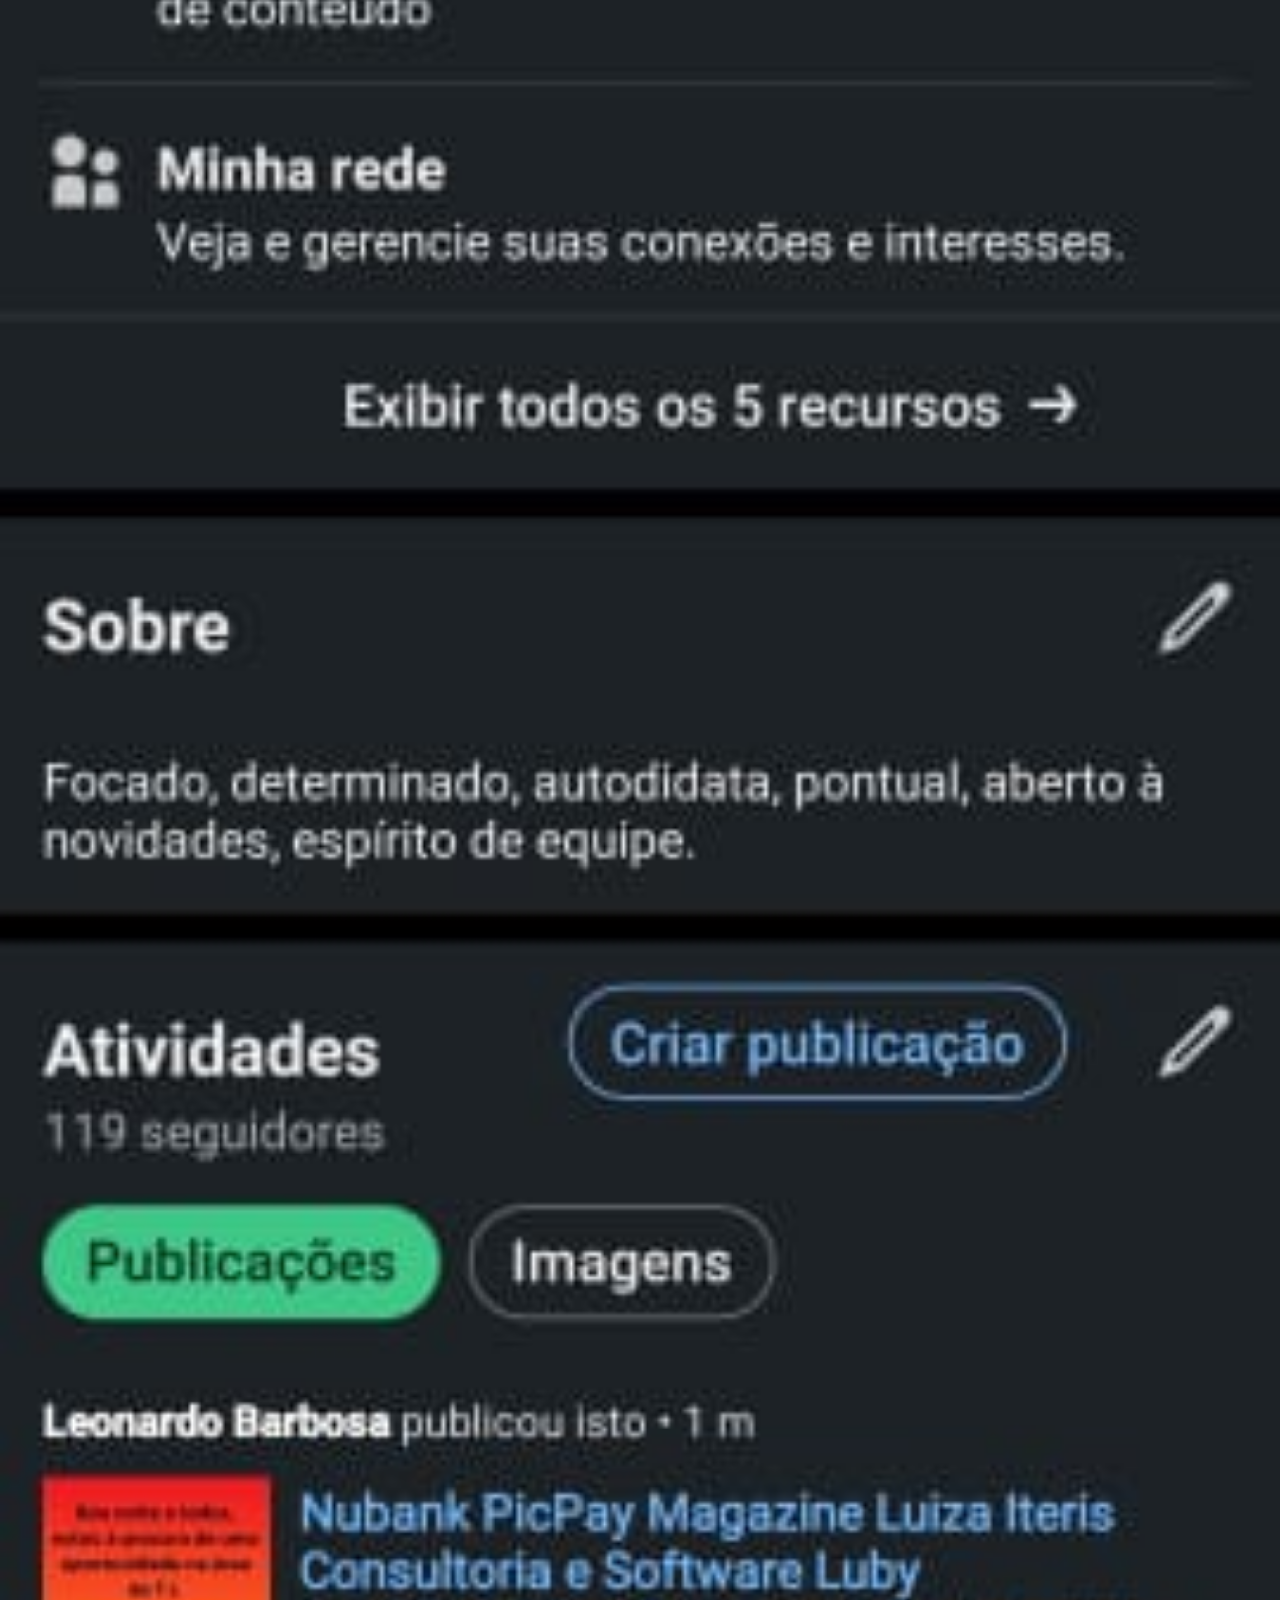
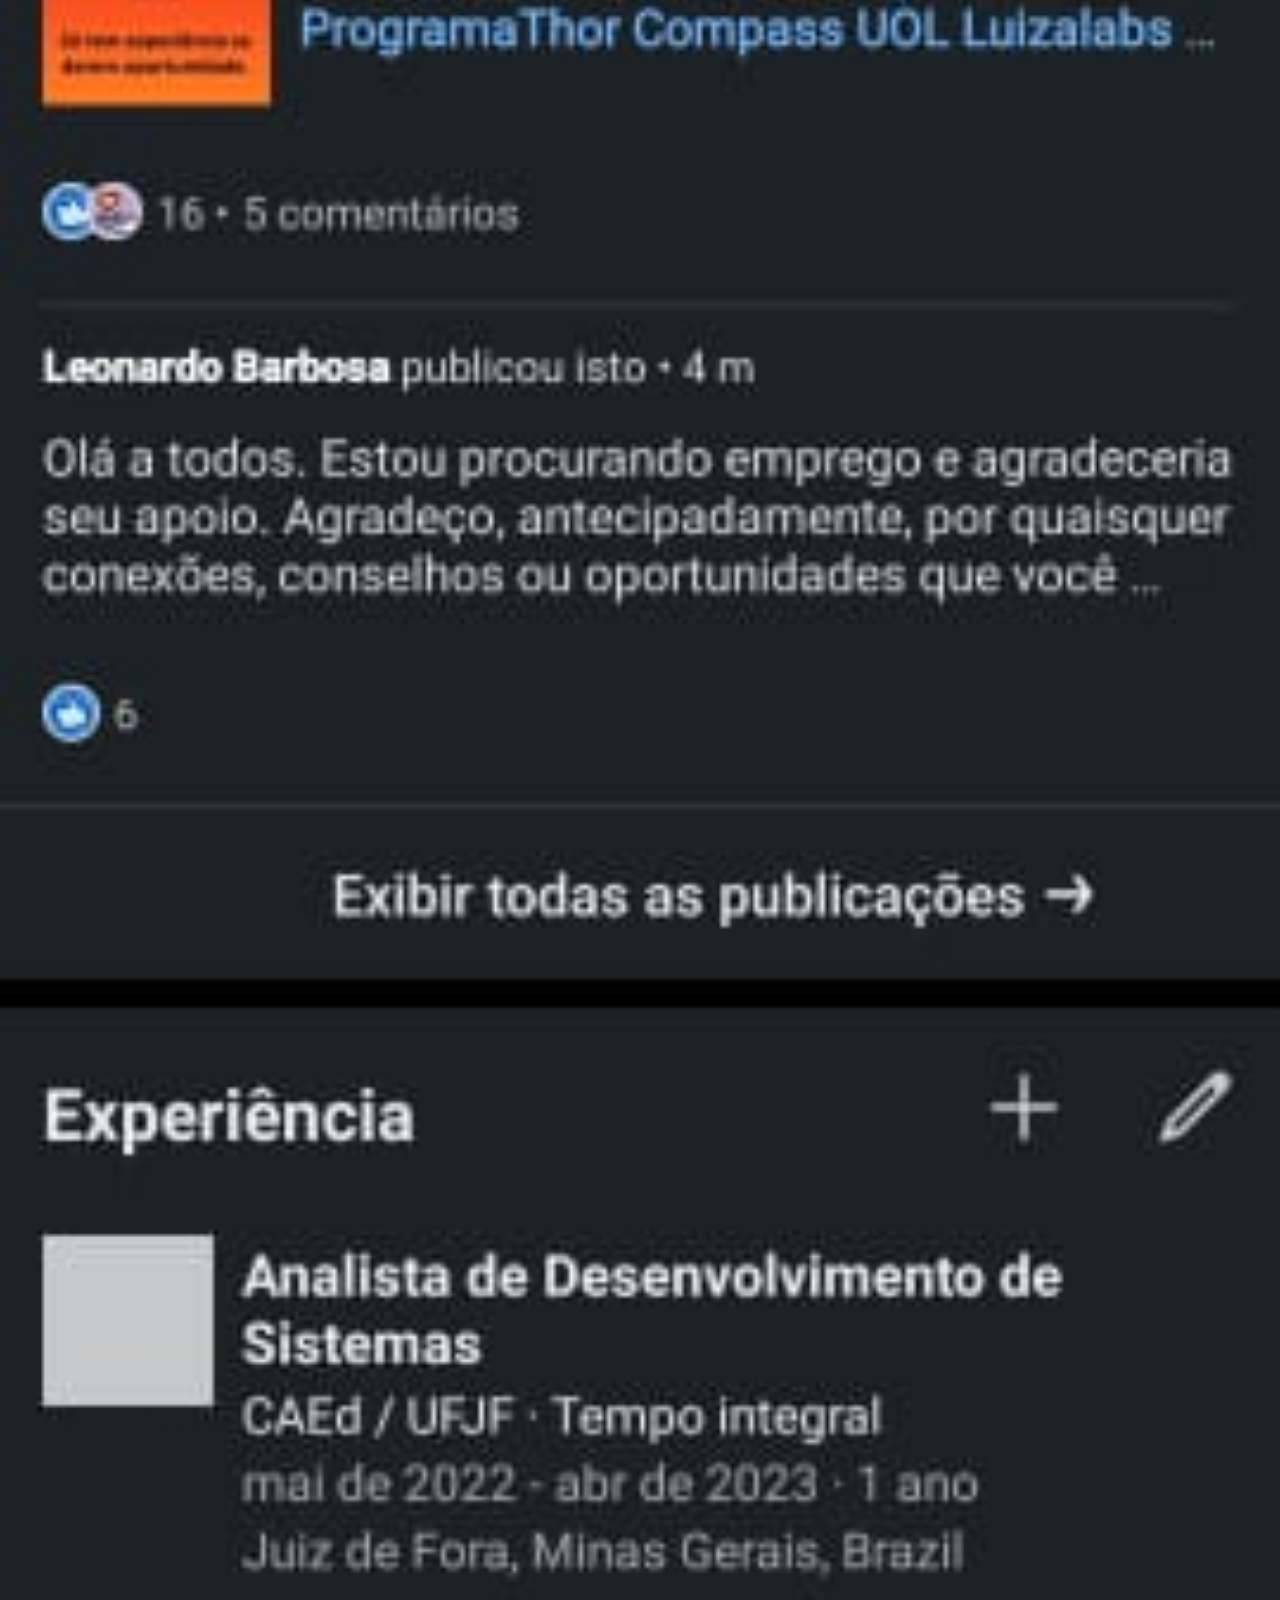
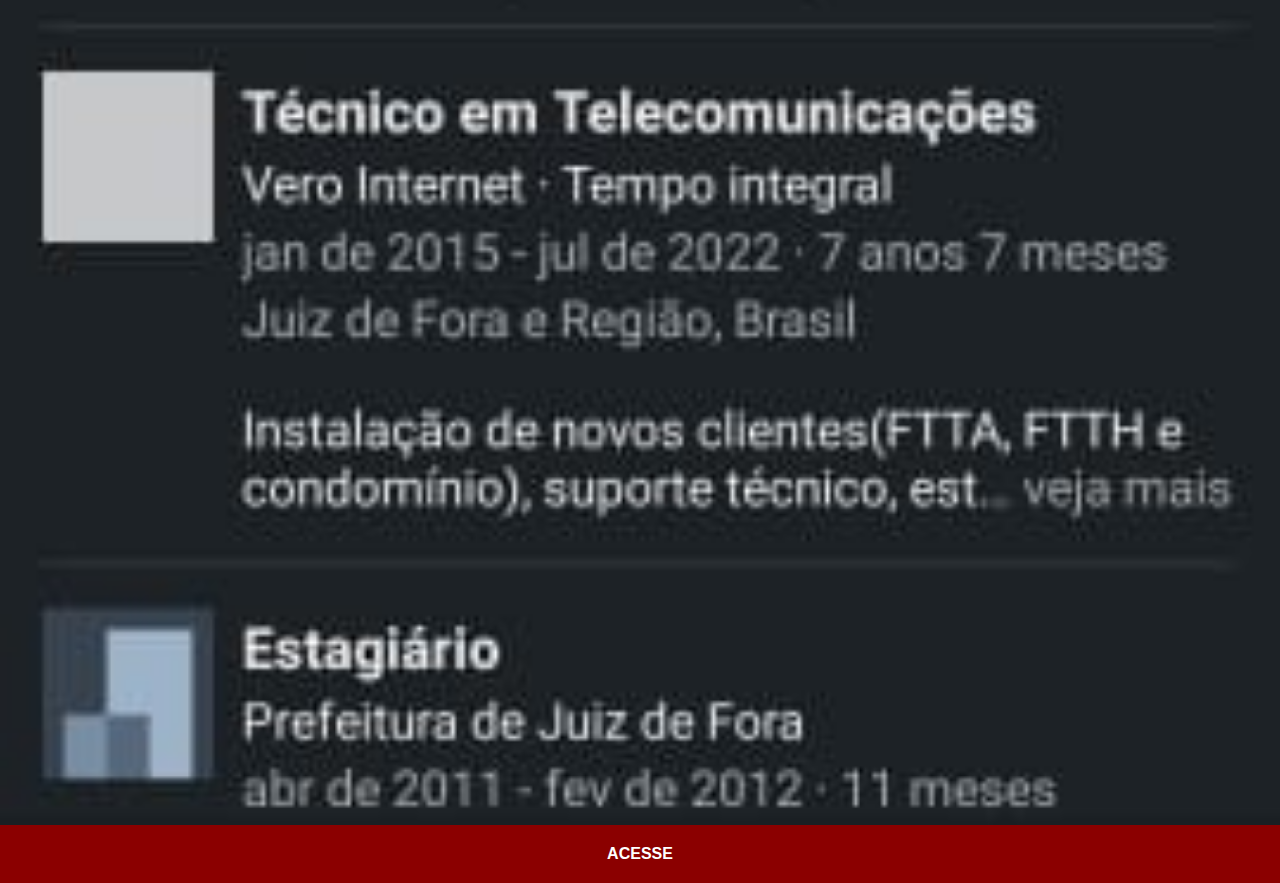
<file: linkedin.html>
<!DOCTYPE html>
<html lang="pt-BR">
<head>
    <meta charset="UTF-8">
    <meta http-equiv="X-UA-Compatible" content="IE=edge">
    <meta name="viewport" content="width=device-width, initial-scale=1.0">
    <link rel="stylesheet" href="estilos/social.css">
    <title>LinkedIn</title>
</head>
<body>
    <img src="imagens/tela-linkedin.jpg" alt="LinkedIn">
    <a href="https://www.linkedin.com/in/leonardo-barbosa-10a86318a/" target="_blank">ACESSE</a>
    
</body>
</html>
</file>
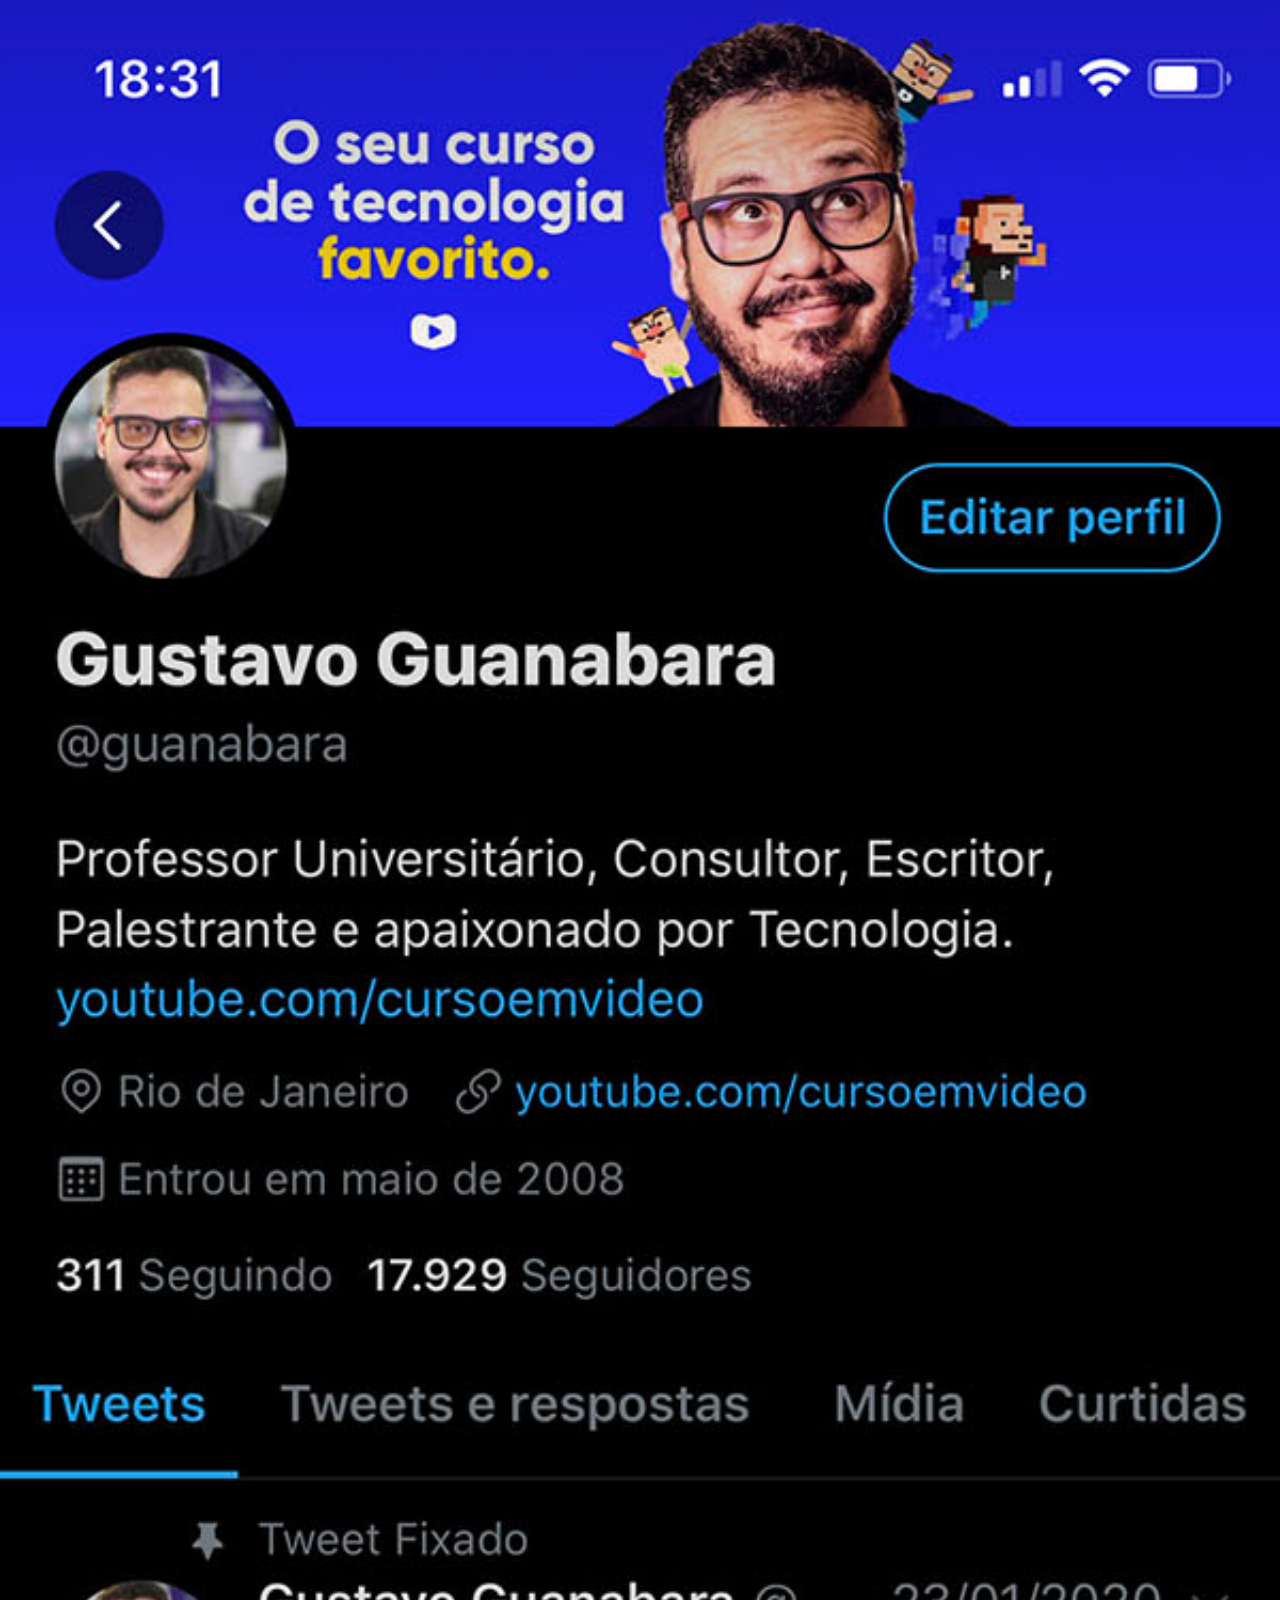
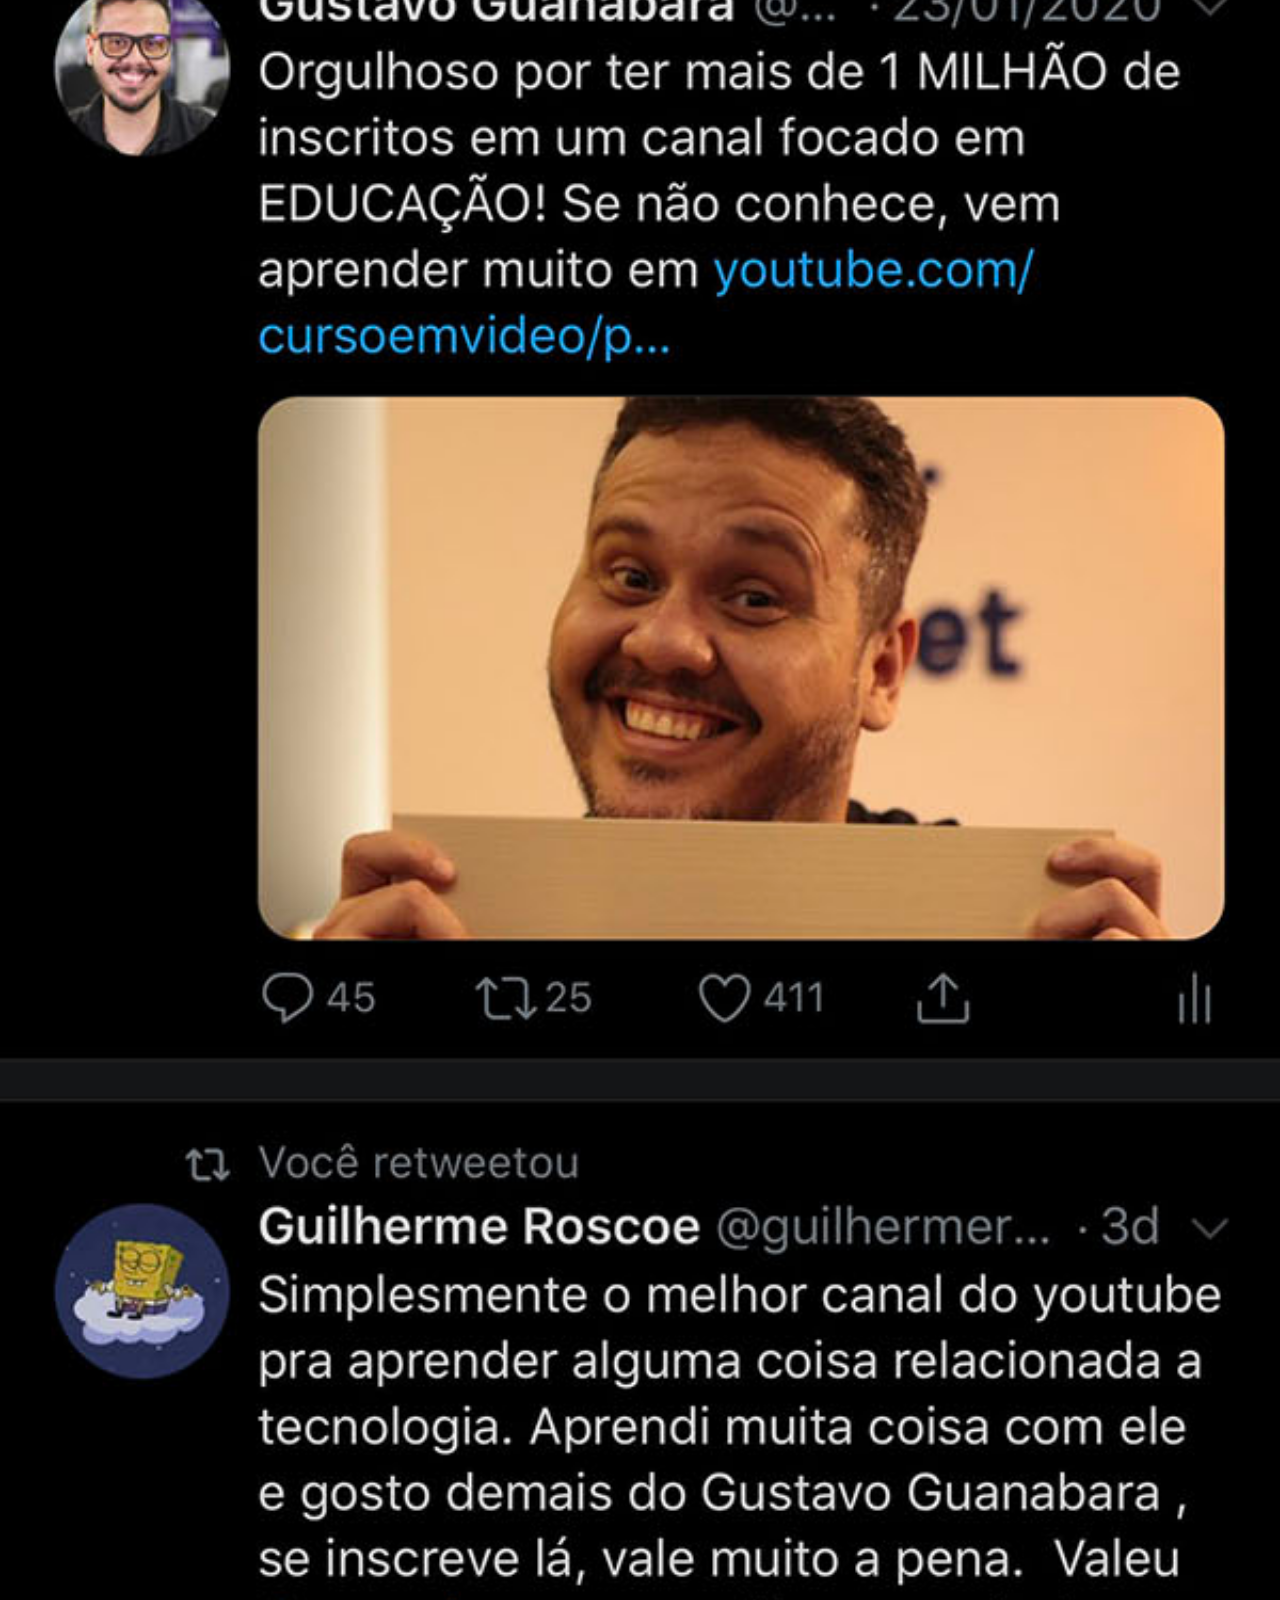
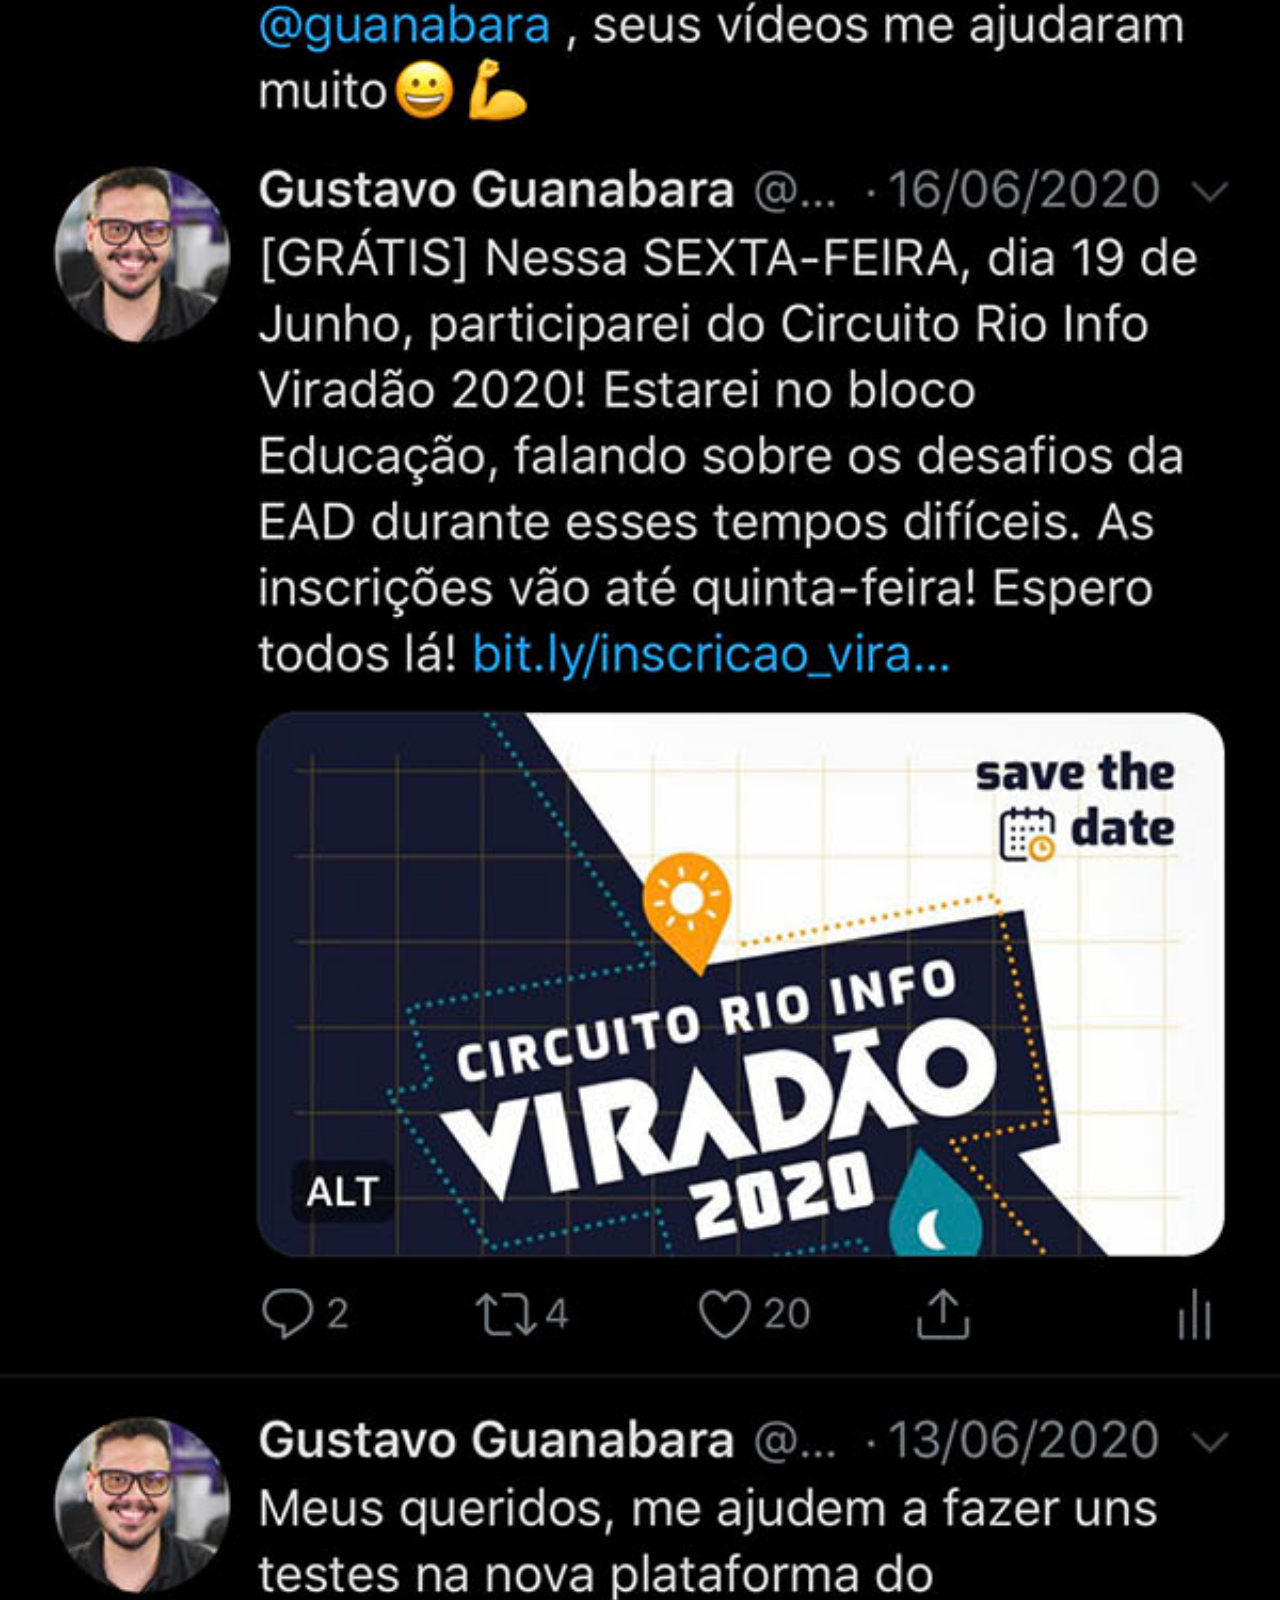
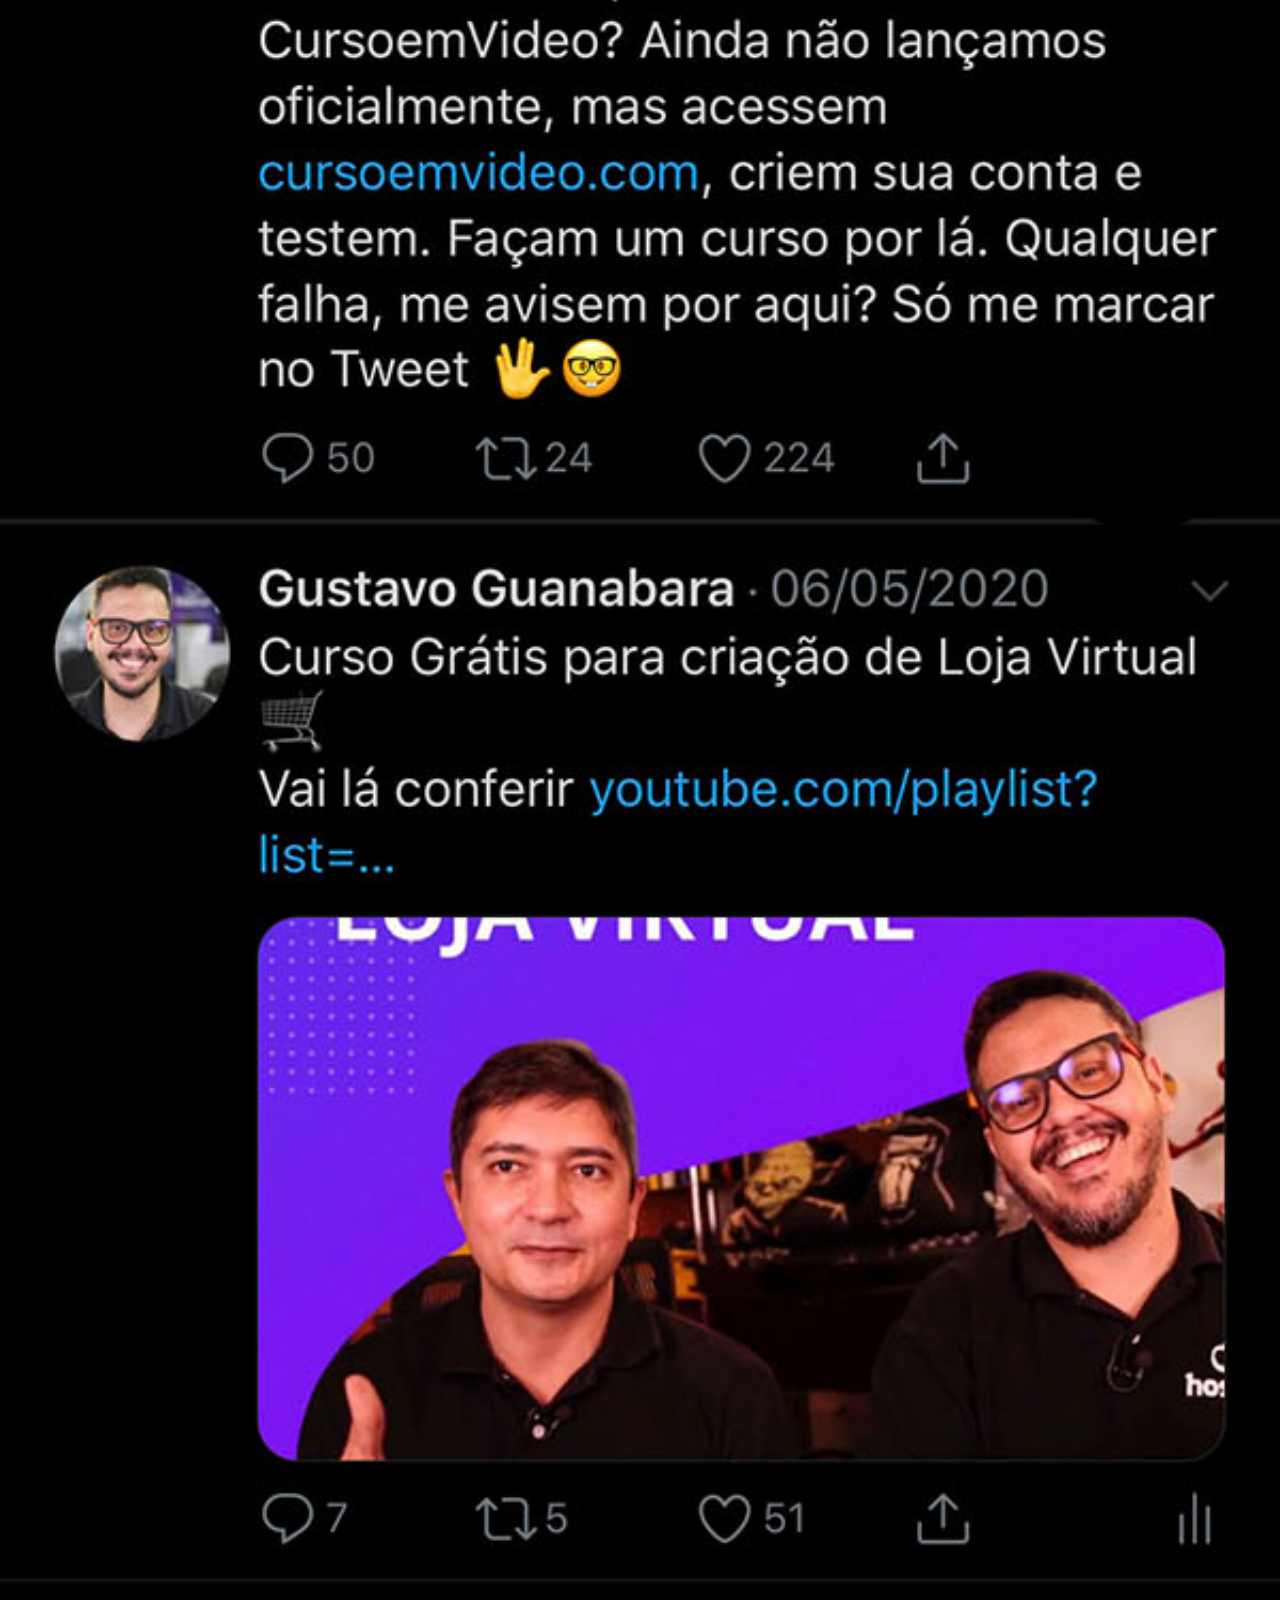
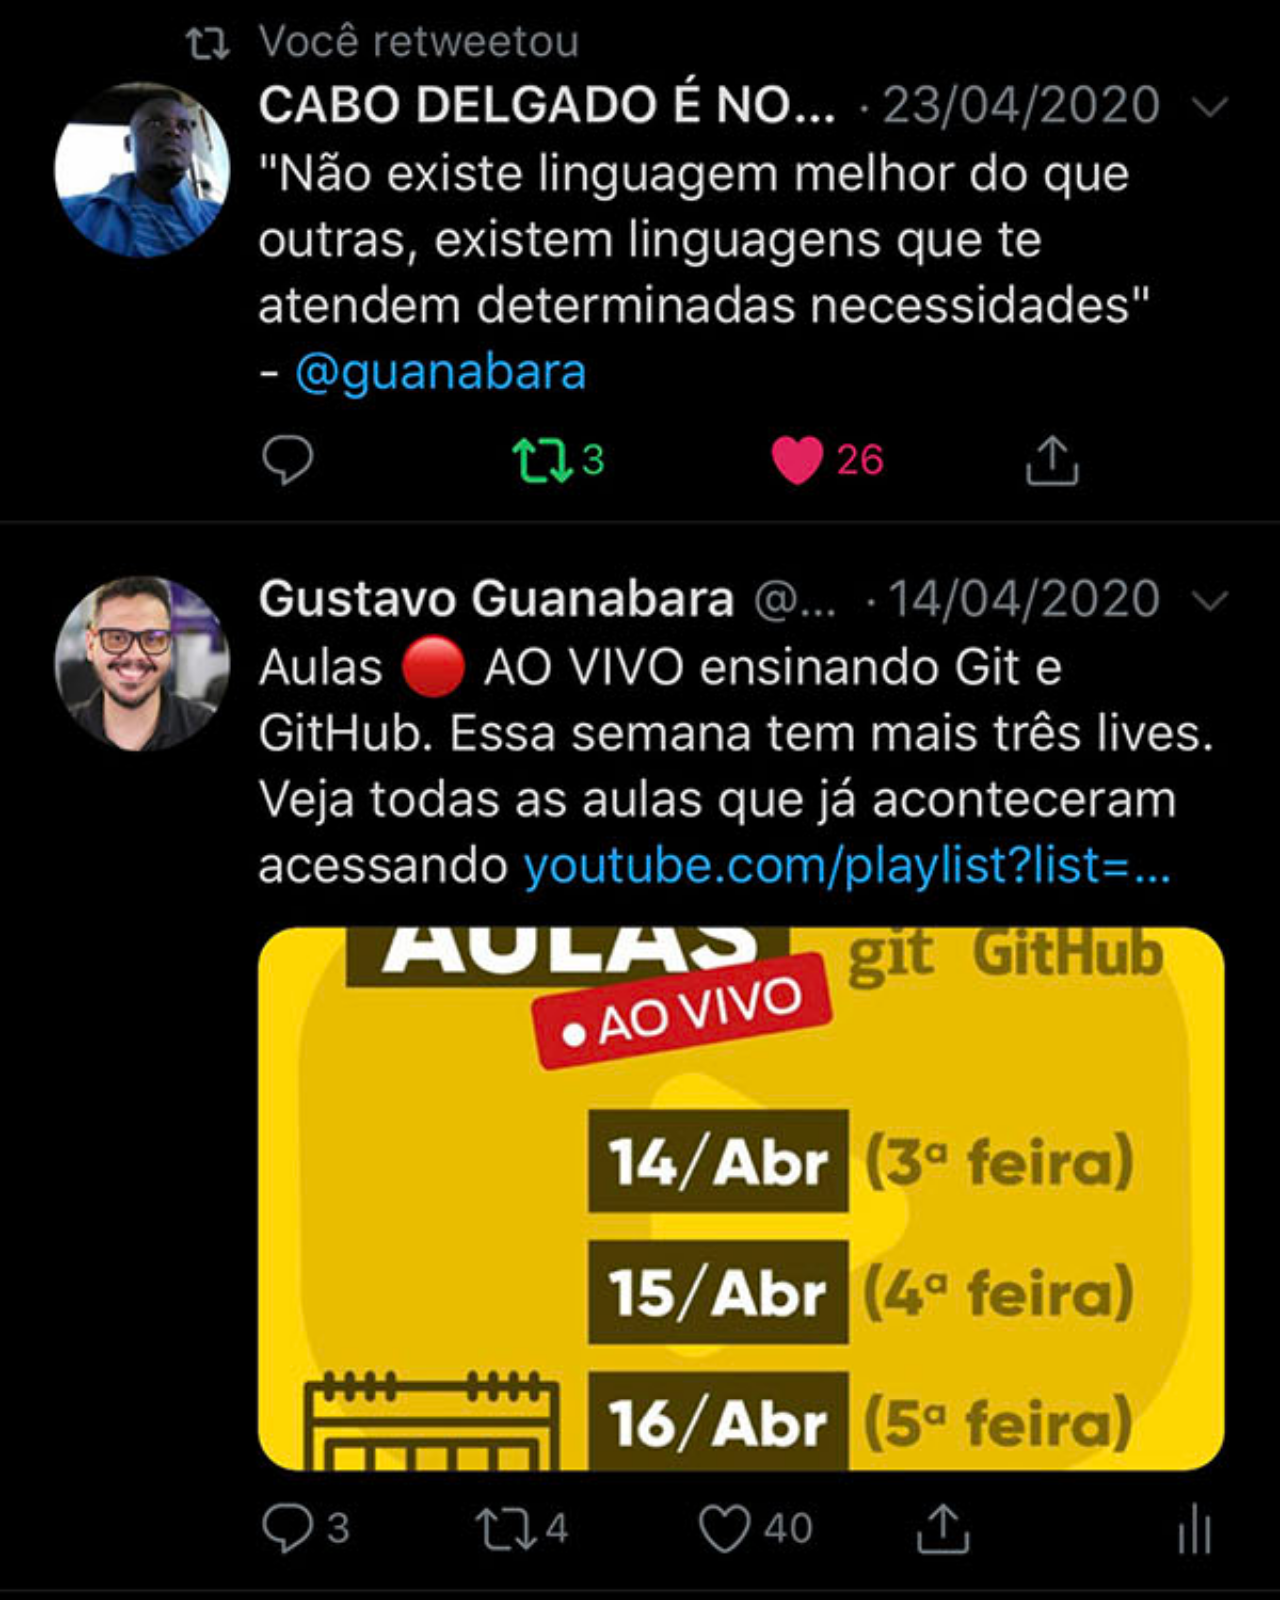
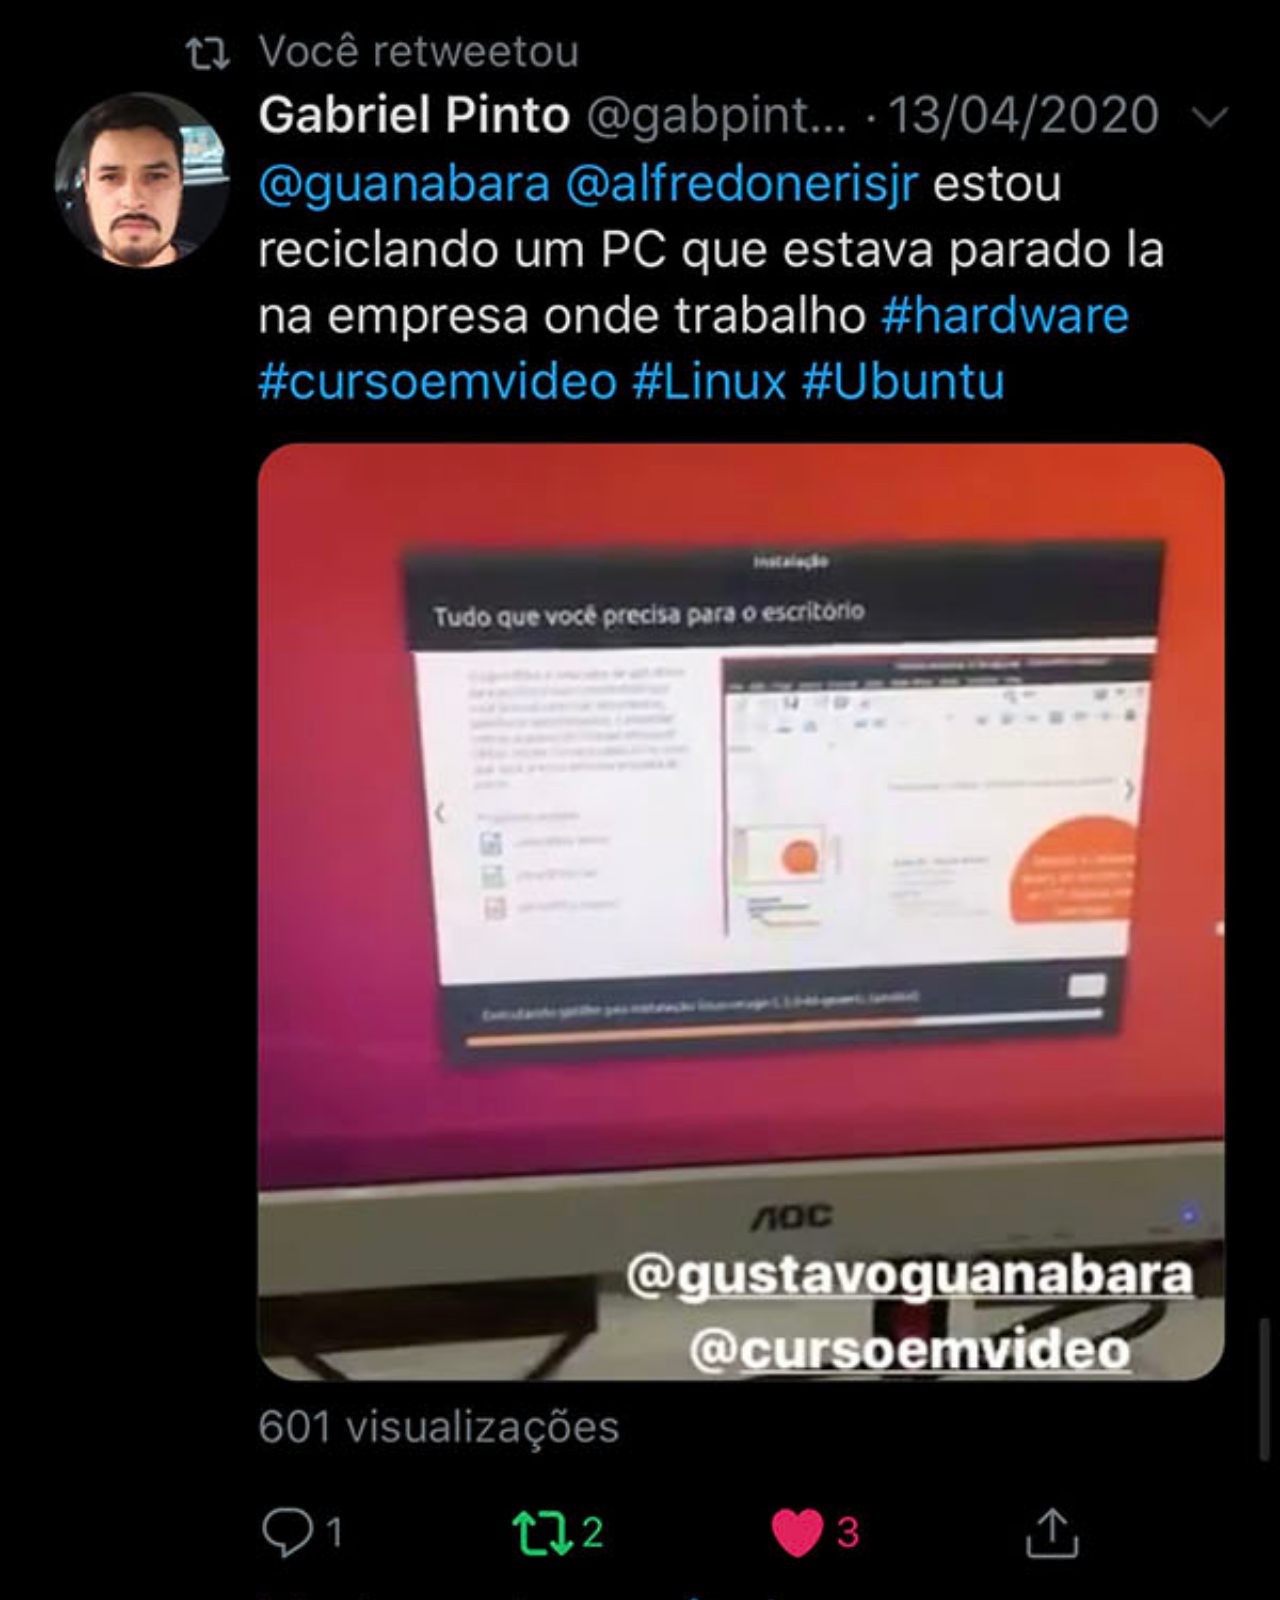
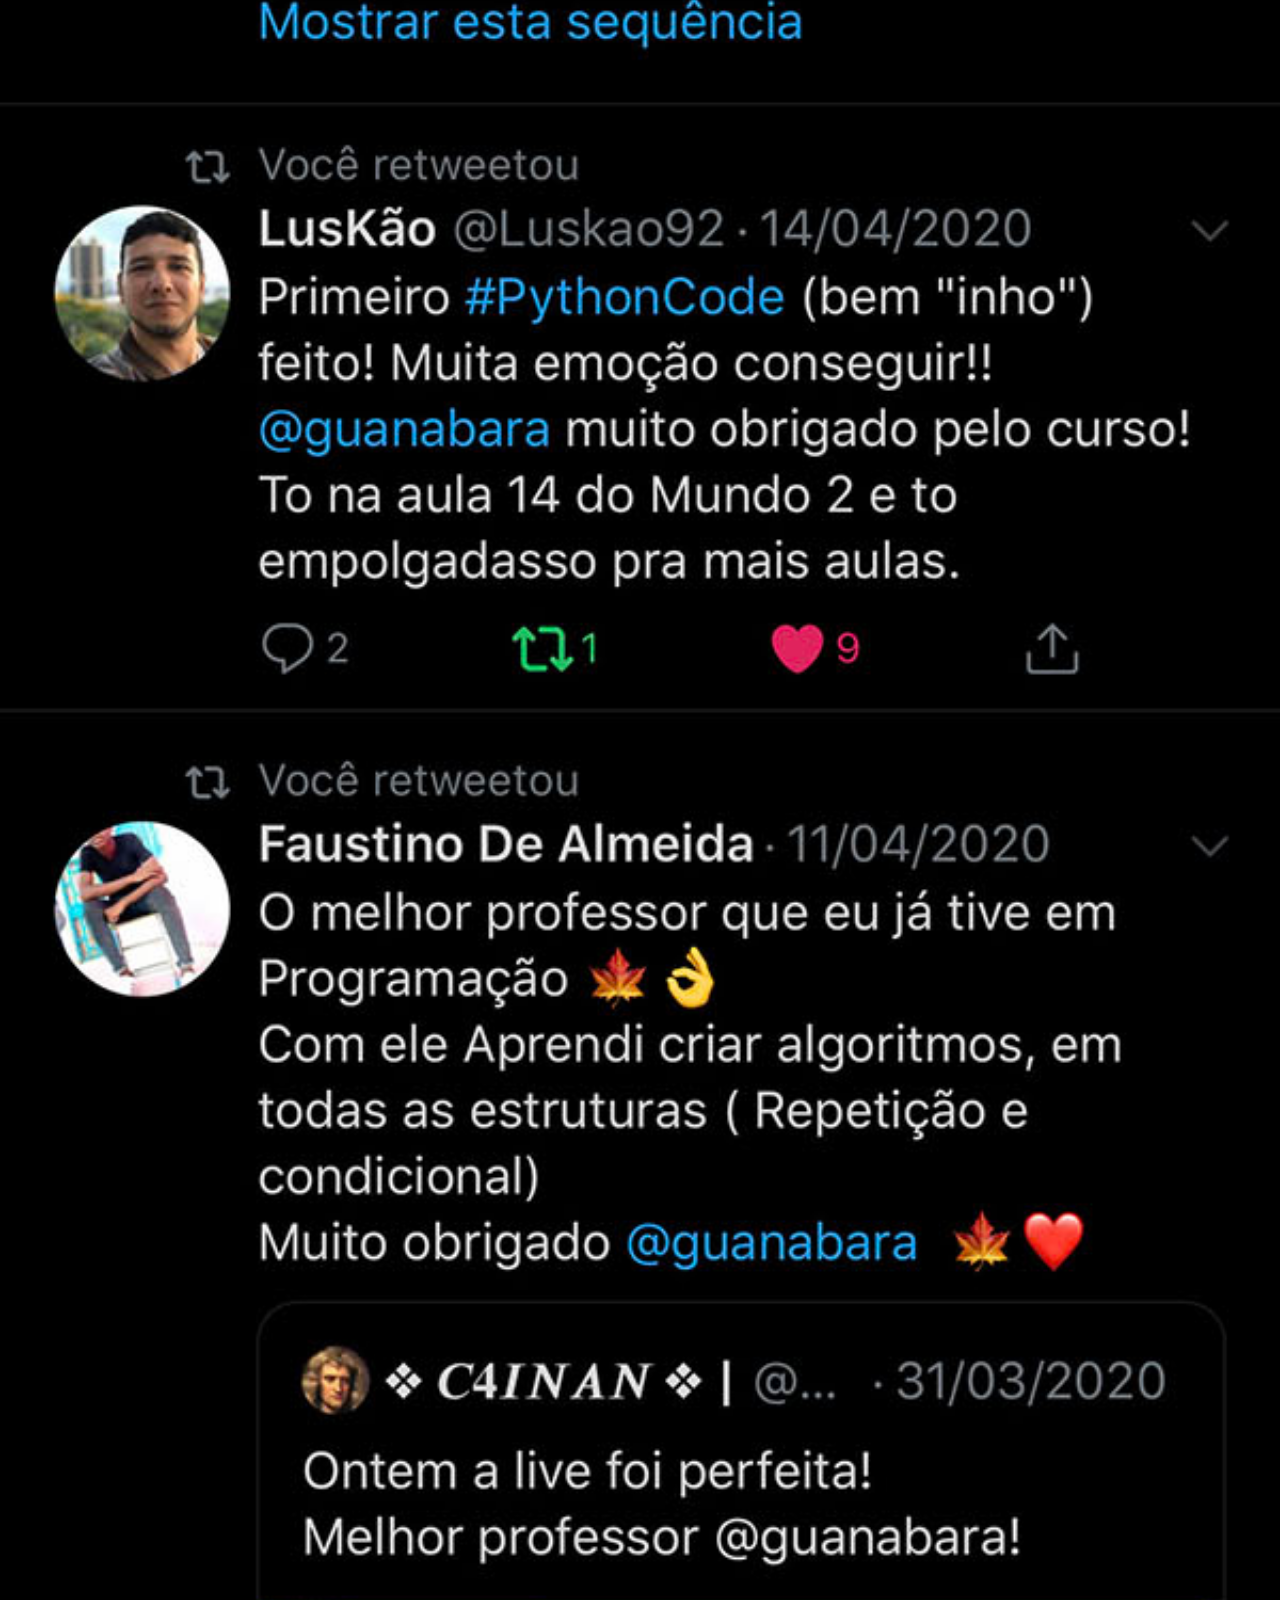
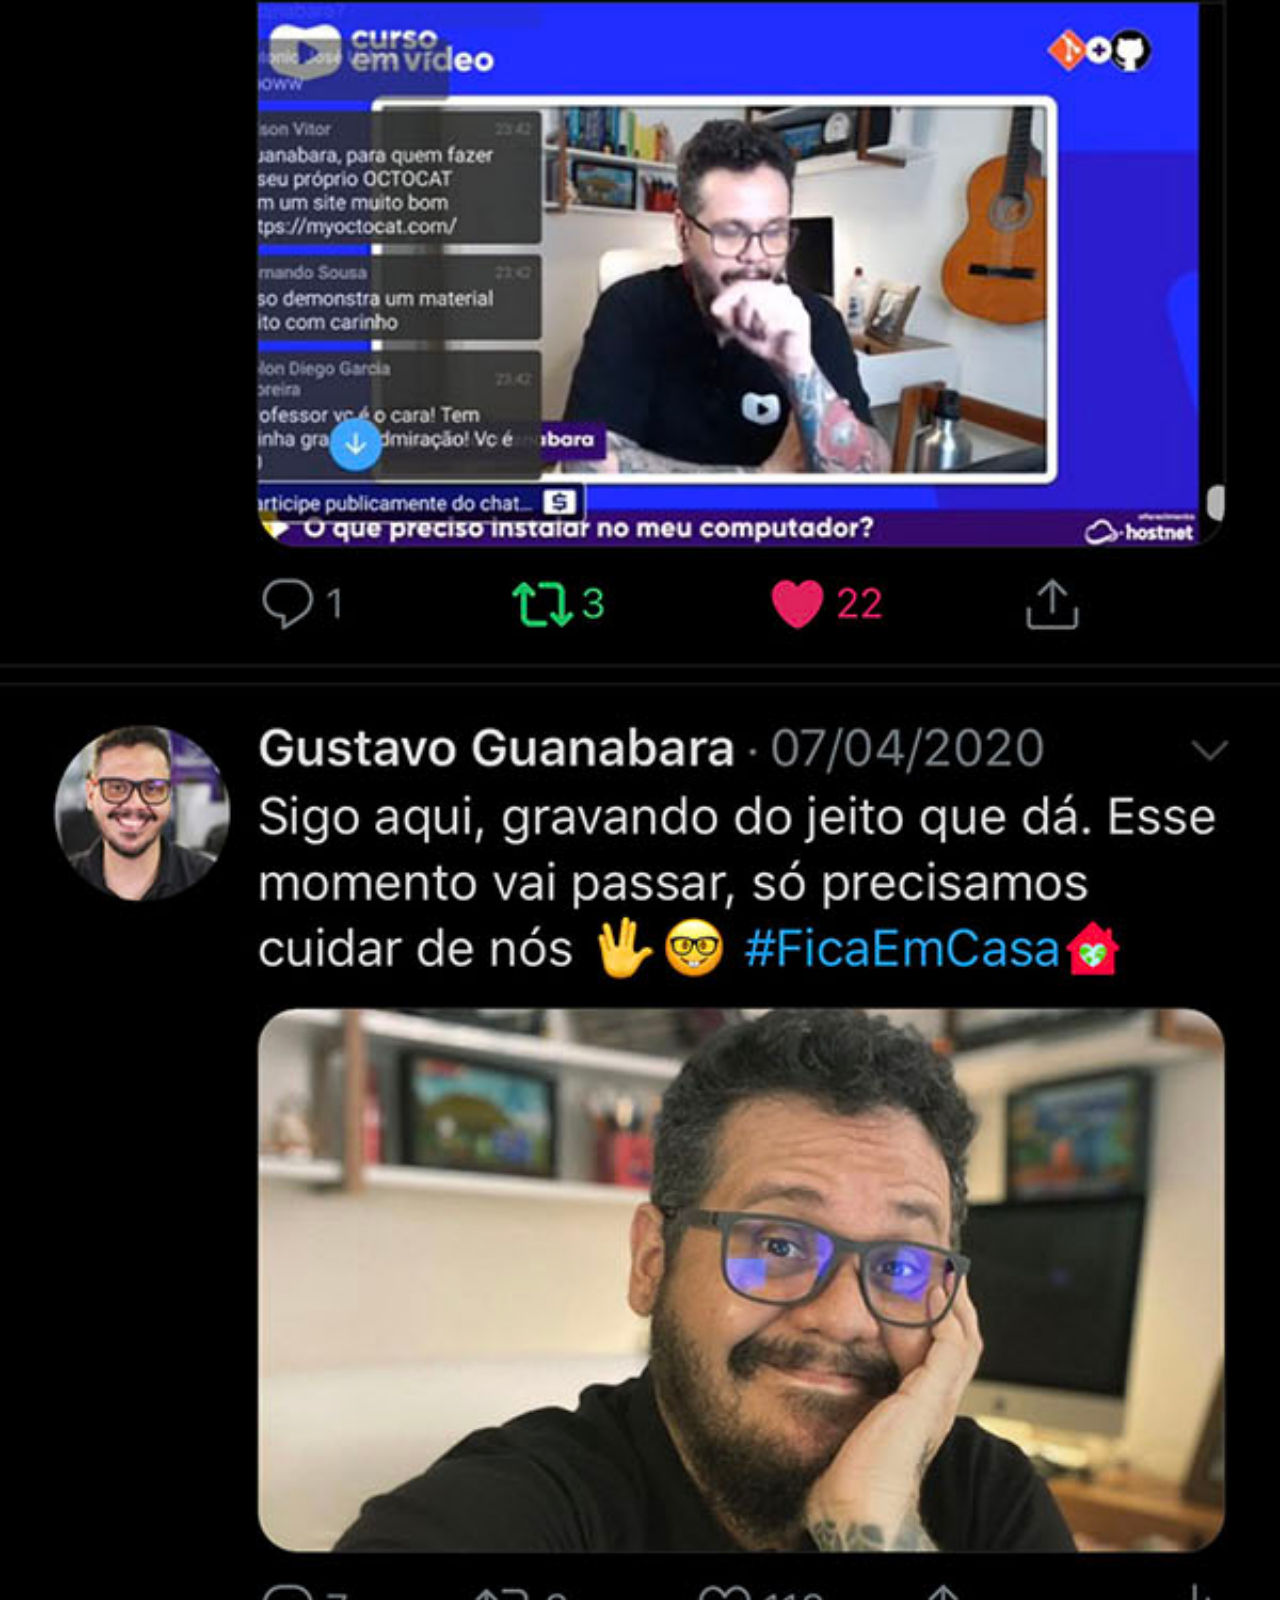
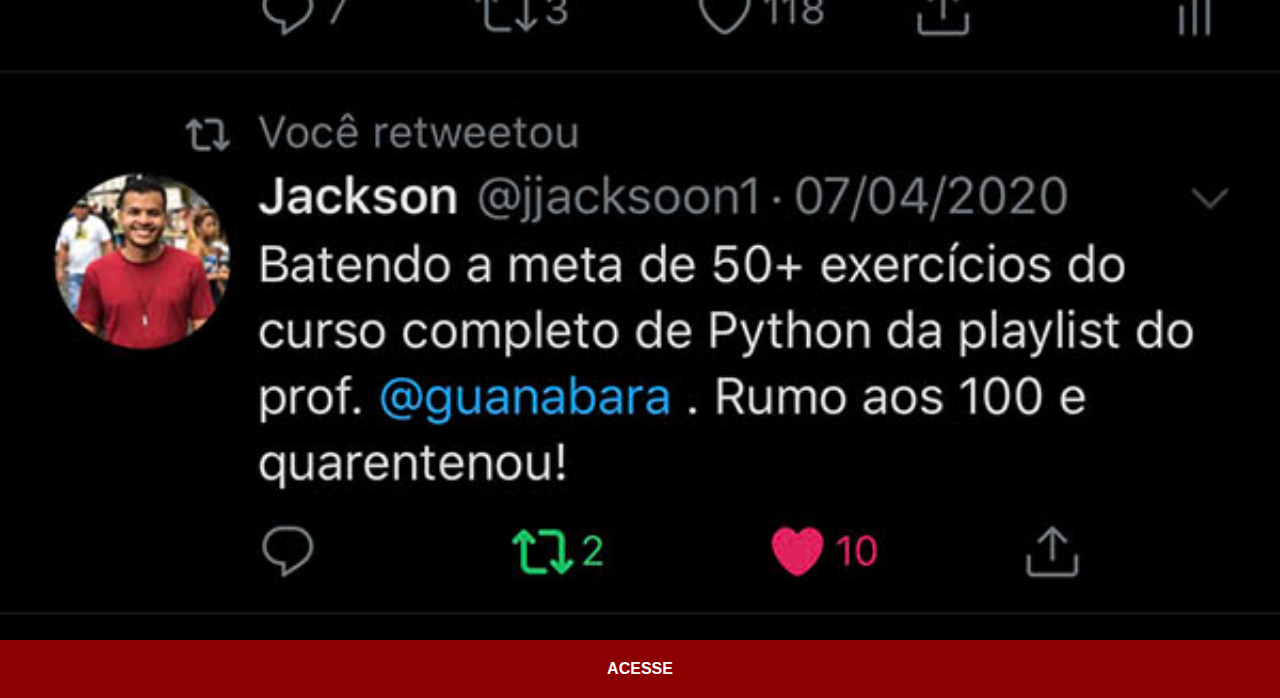
<file: twitter.html>
<!DOCTYPE html>
<html lang="pt-BR">
<head>
    <meta charset="UTF-8">
    <meta http-equiv="X-UA-Compatible" content="IE=edge">
    <meta name="viewport" content="width=device-width, initial-scale=1.0">
    <link rel="stylesheet" href="estilos/social.css">
    <title>Twitter</title>
</head>
<body>
    <img src="imagens/tela-twitter.jpg" alt="Twitter">
    <a href="https://twitter.com/guanabara" target="_blank">ACESSE</a>
</body>
</html>
</file>
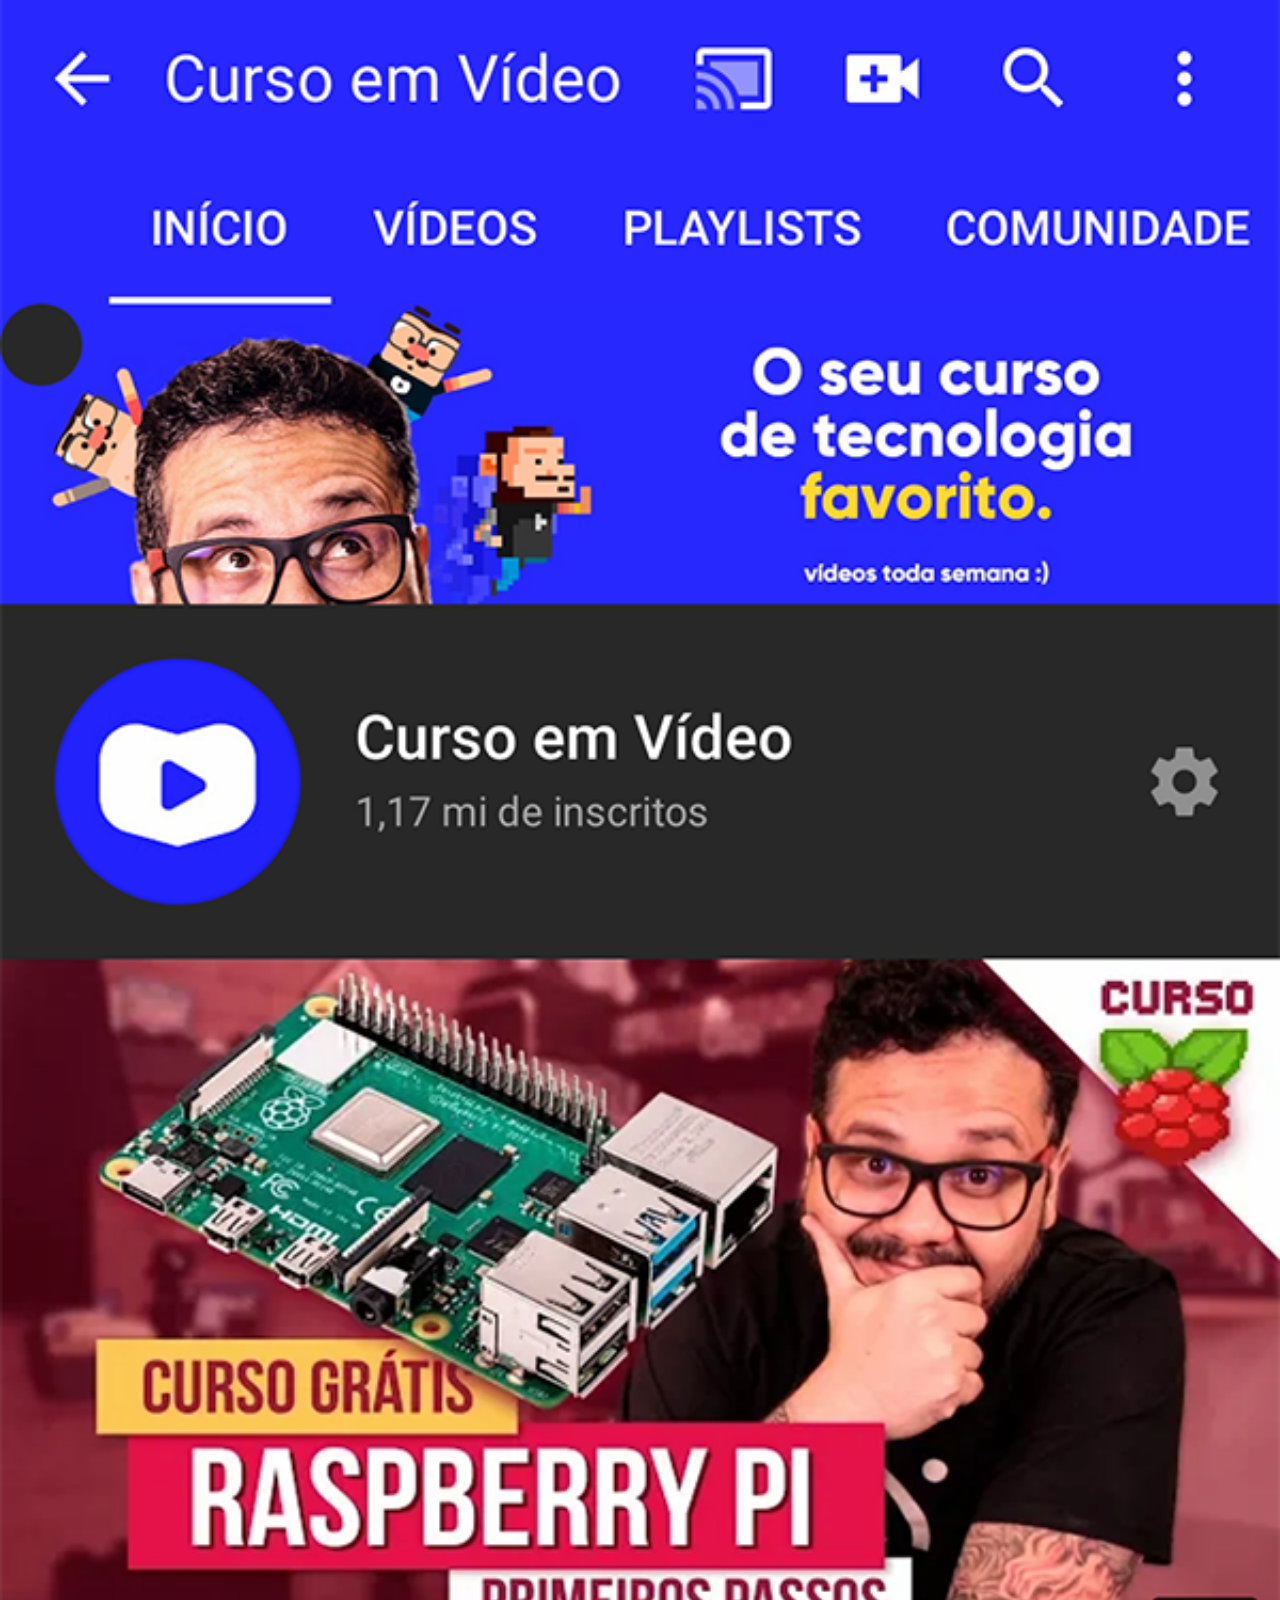
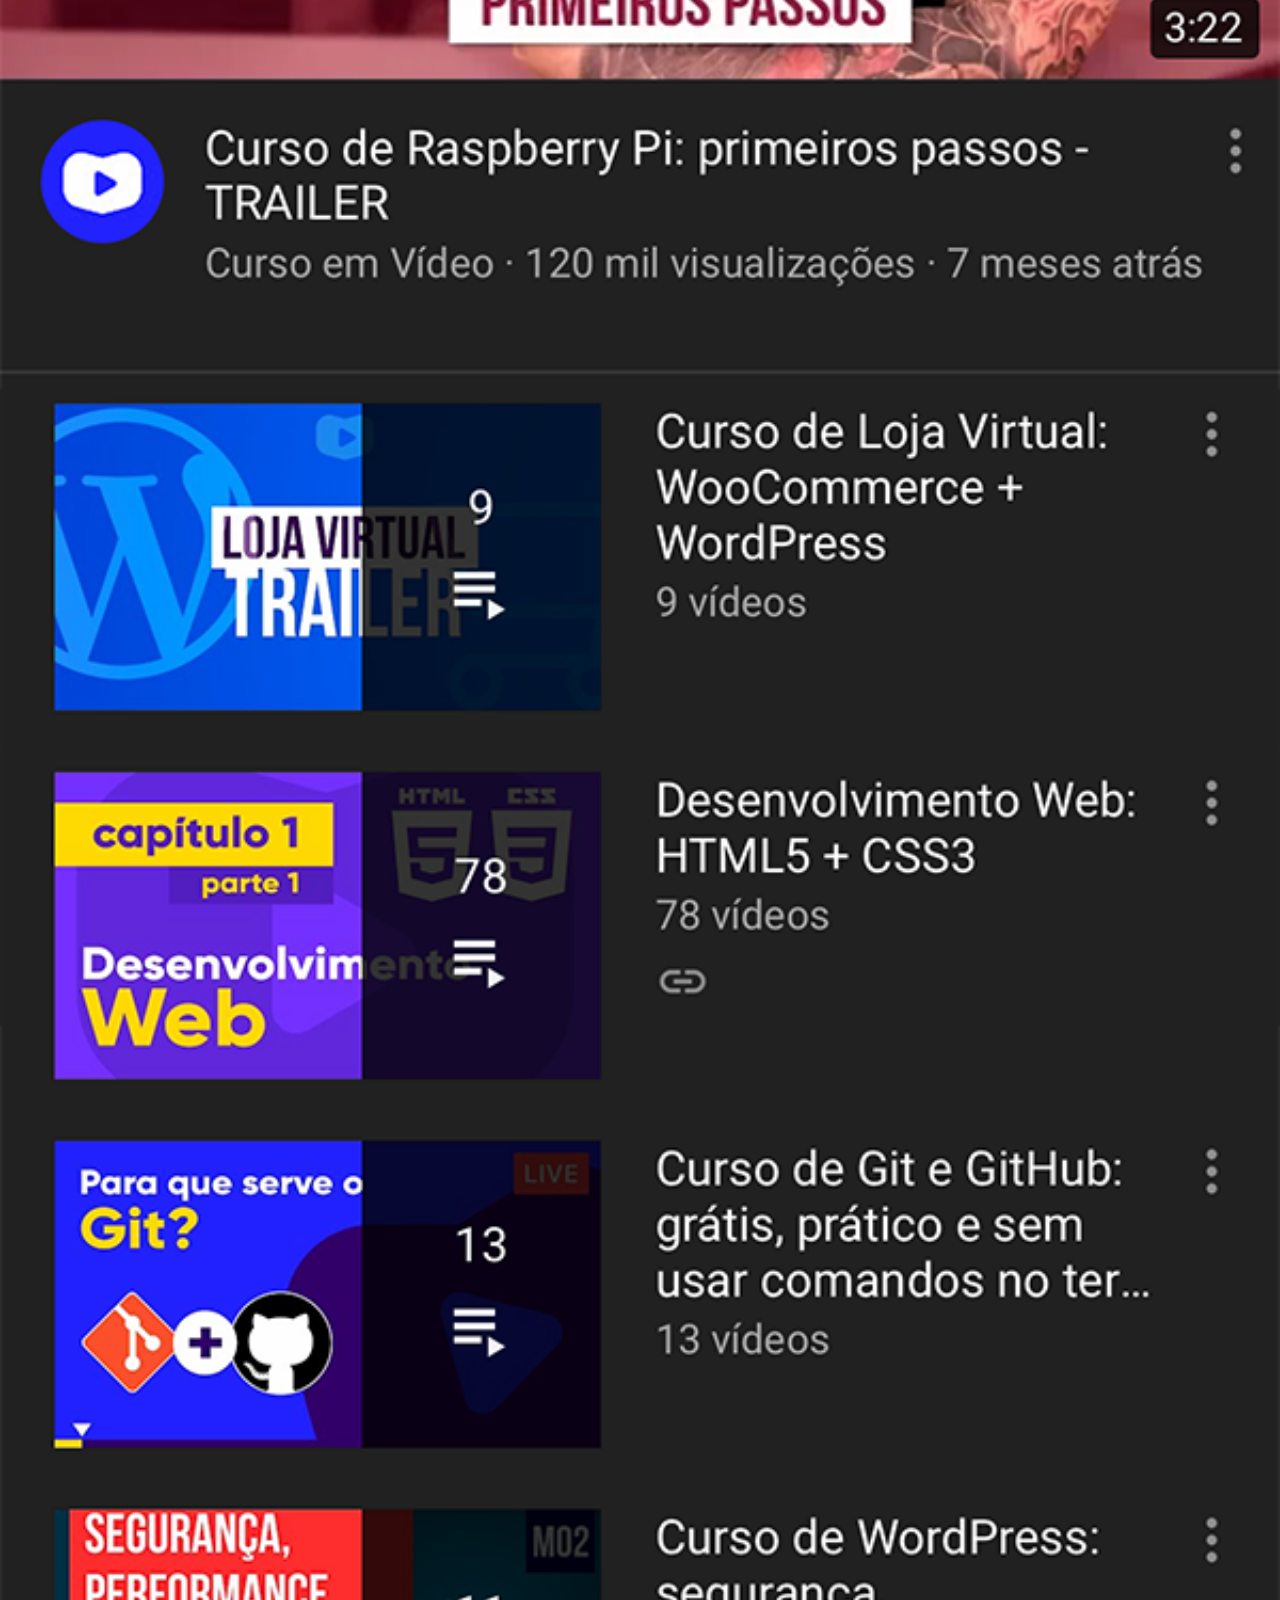
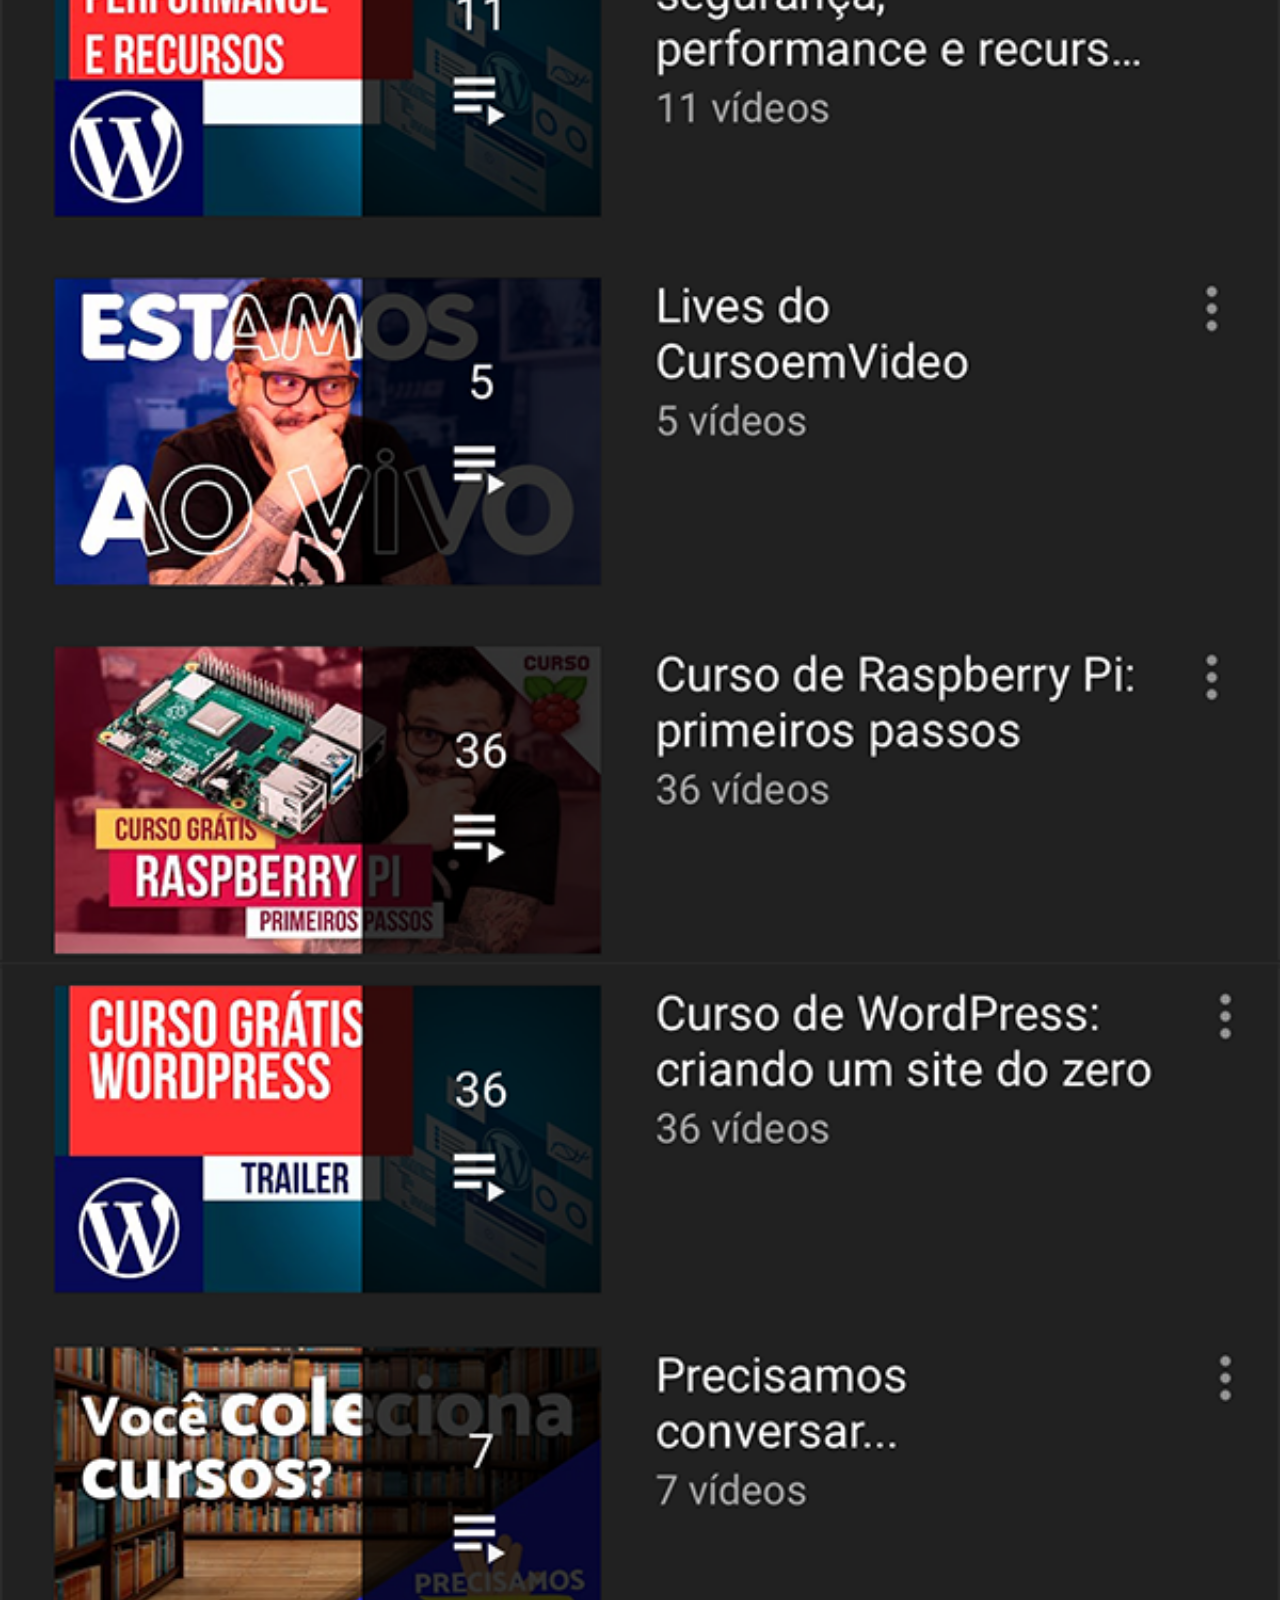
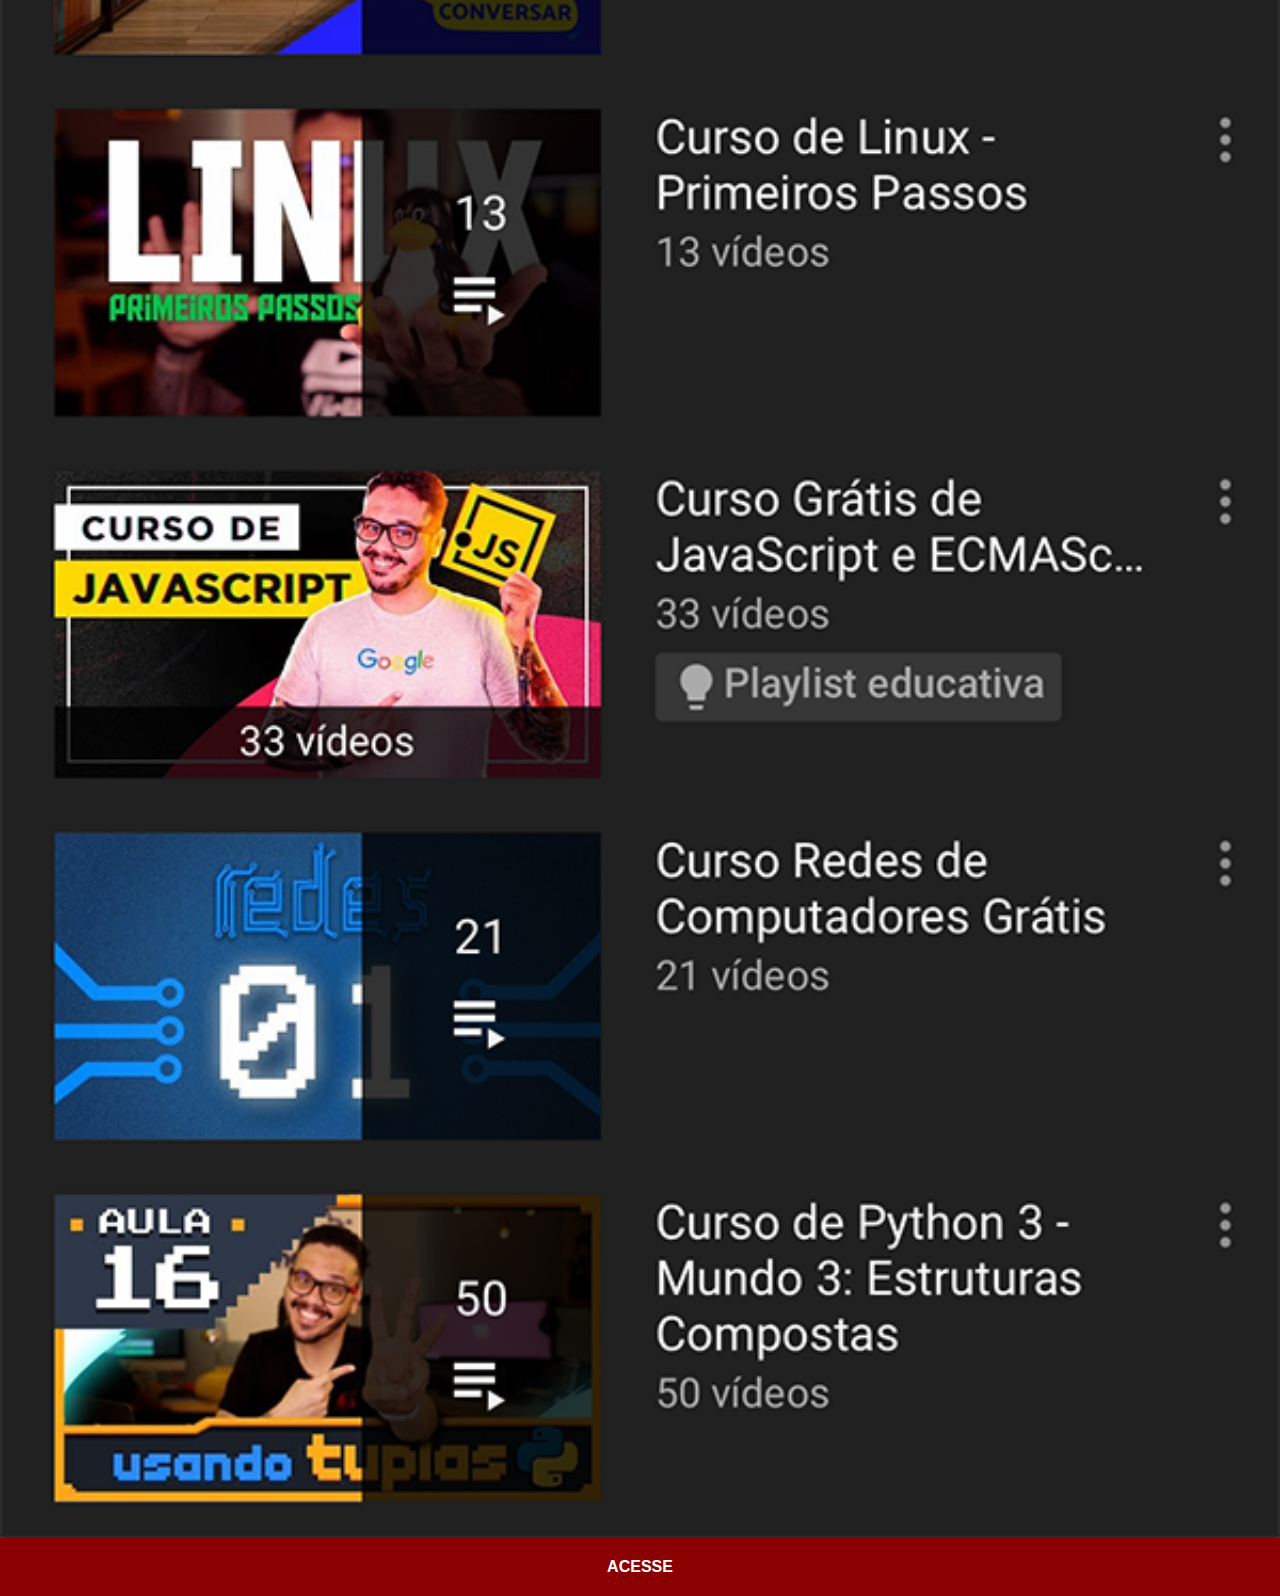
<file: youtube.html>
<!DOCTYPE html>
<html lang="pt-BR">
<head>
    <meta charset="UTF-8">
    <meta http-equiv="X-UA-Compatible" content="IE=edge">
    <meta name="viewport" content="width=device-width, initial-scale=1.0">
    <link rel="stylesheet" href="estilos/social.css">
    <title>YouTube</title>
</head>
<body>
    <img src="imagens/tela-youtube.png" alt="YouTube">
    <a href="https://www.youtube.com/@CursoemVideo/videos" target="_blank">ACESSE</a>
</body>
</html>
</file>
<file: estilos/style.css>
@charset "UTF-8";

*{
    margin: 0px;
    padding: 0px;
    font-family: Arial, Helvetica, sans-serif;
}

html, body{
    height: 100vh;
    width: 100vw;
}

body{
    background: url('../imagens/fundo-madeira.jpg') no-repeat top center;
    background-size: cover;
    background-attachment: fixed;
}

main{
    position: relative;
    height: 90vh;
}

section#telefone{
    position: absolute;
    top: 50%;
    left: 50%;
    transform: translate(-50%, -50%);

    height: 627px;
    width: 311px;
    background: url('../imagens/frame-iphone.png') no-repeat;
}

iframe#tela{
    position: relative;
    top: 80px;
    left: 22px;
    width: 268px;
    height: 471px;
}
section#rede-social{
    text-align: right;
}
section#rede-social img{
    width: 50px;
    margin: 10px;
    border-radius: 50%;
    box-shadow: 2px 2px 5px rgba(0, 0, 0, 0.400);
    box-sizing: border-box; /*ESSA CONSFIGURAÇÃO TORNA A BORDA QUE CRIAMOS ABAIXO PARTE DA CAIXA, PARA QUNADO PASSARMOS O MOUSE EM CIMA DA IMAGEM, AS DEMAIS NÃO SE MEXEREM*/
}

section#rede-social img:hover{
    border: 2px solid rgba(255, 255, 255, 0.600);
    transform: translate(-3px, -3px);
    box-shadow: 5px 5px 10px rgba(0, 0, 0, 0.600);
    transition: transform 0.3s border 1s;
}
</file>
<file: estilos/social.css>
@charset "UTF-8";

*{
    margin: 0px;
    padding: 0px;
    font-family: Arial, Helvetica, sans-serif;
}

::-webkit-scrollbar{
    width: 0px;
    height: 0px;
}

img{
    width: 100vw;
    
}

a{
    display: block;
    background-color: darkred;
    color: white;
    padding: 20px;
    text-align: center;
    font-weight: bolder;
    text-decoration: none;
    margin-top: -4px;
}

a:hover{
    background-color: red;
}
</file>
